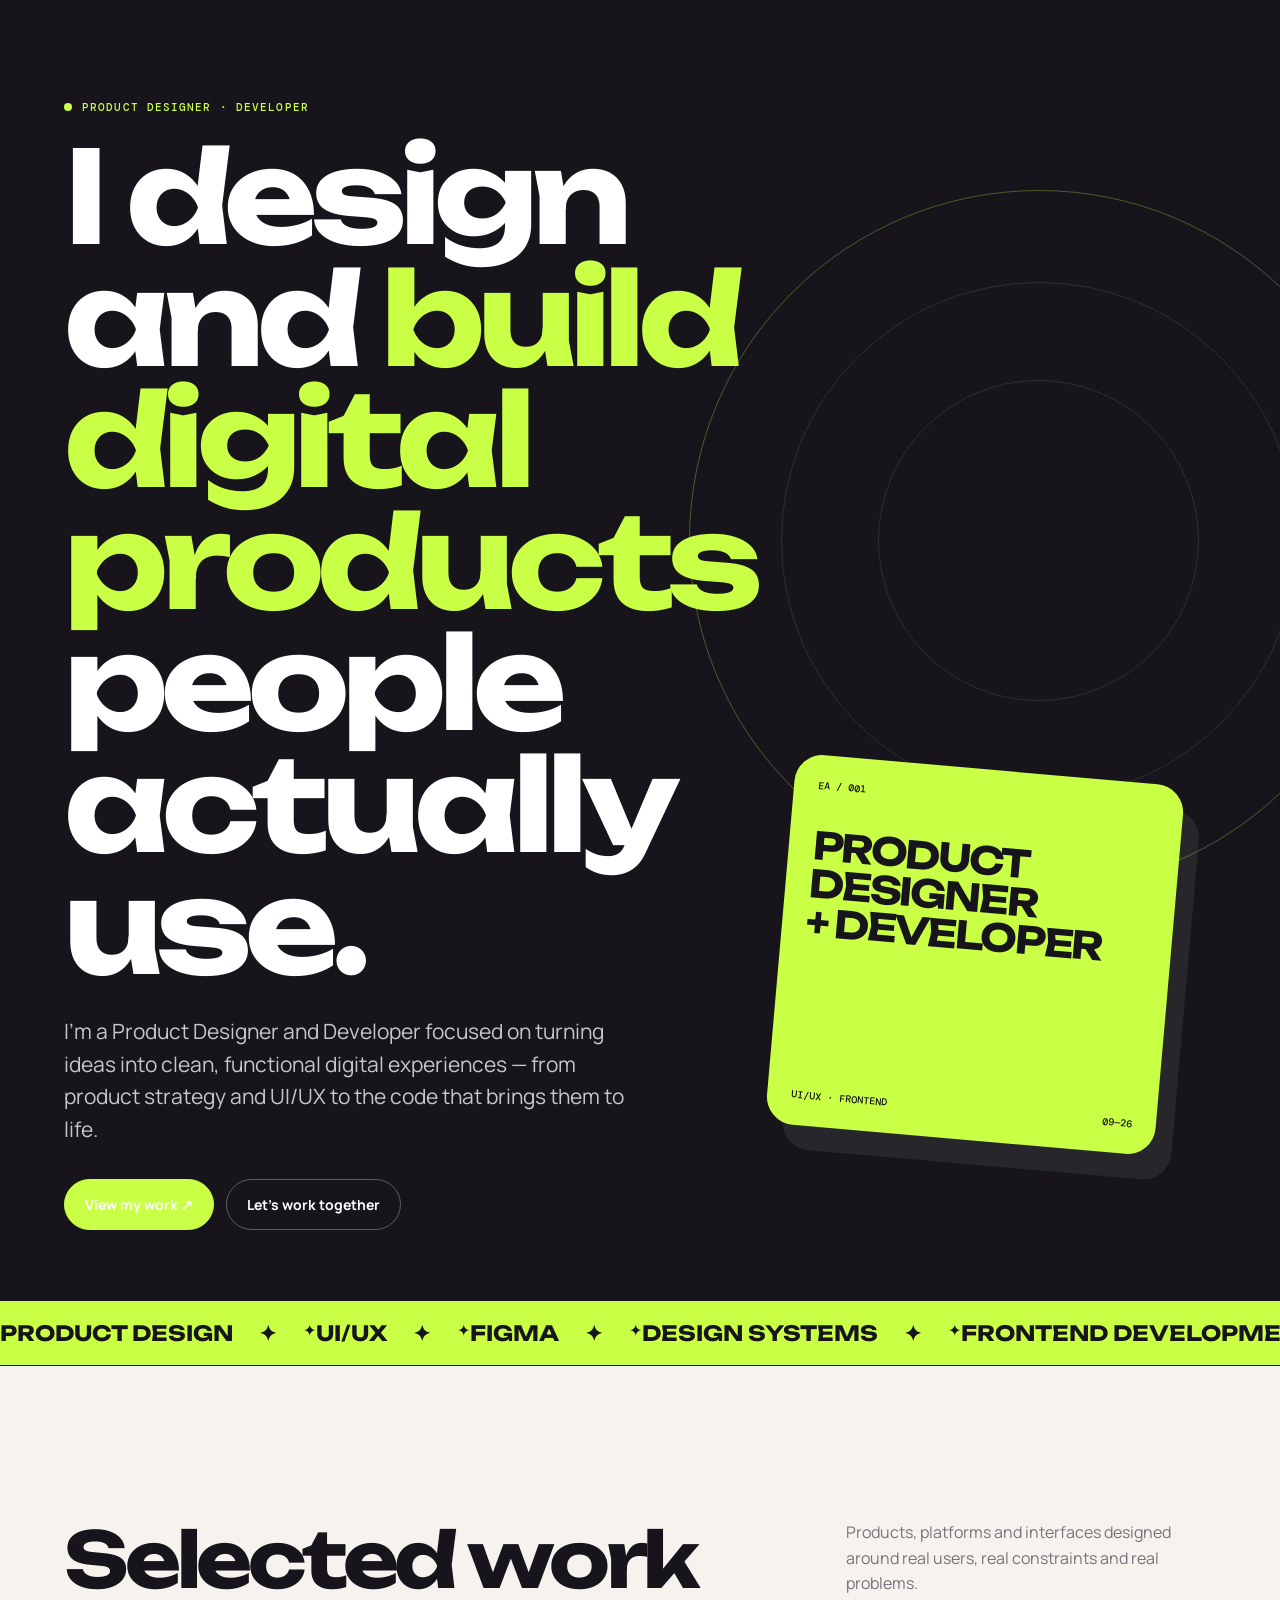
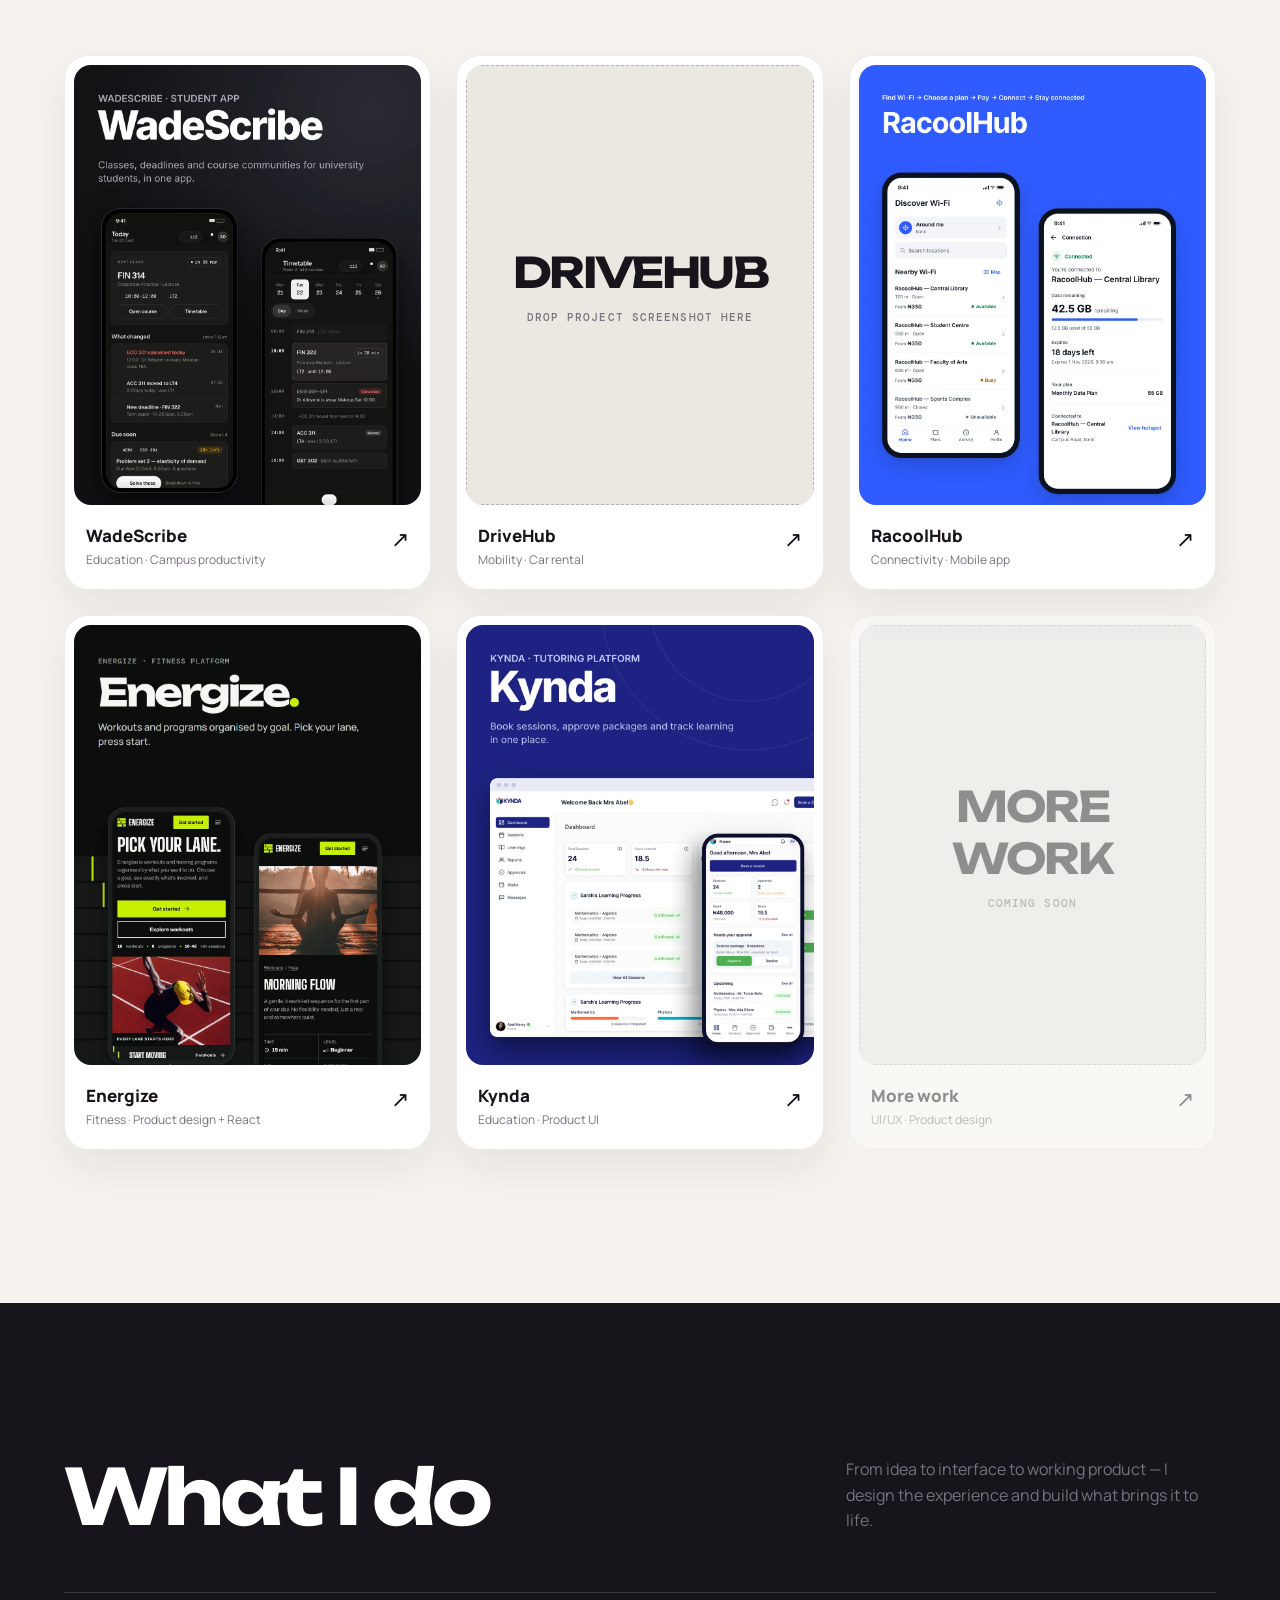
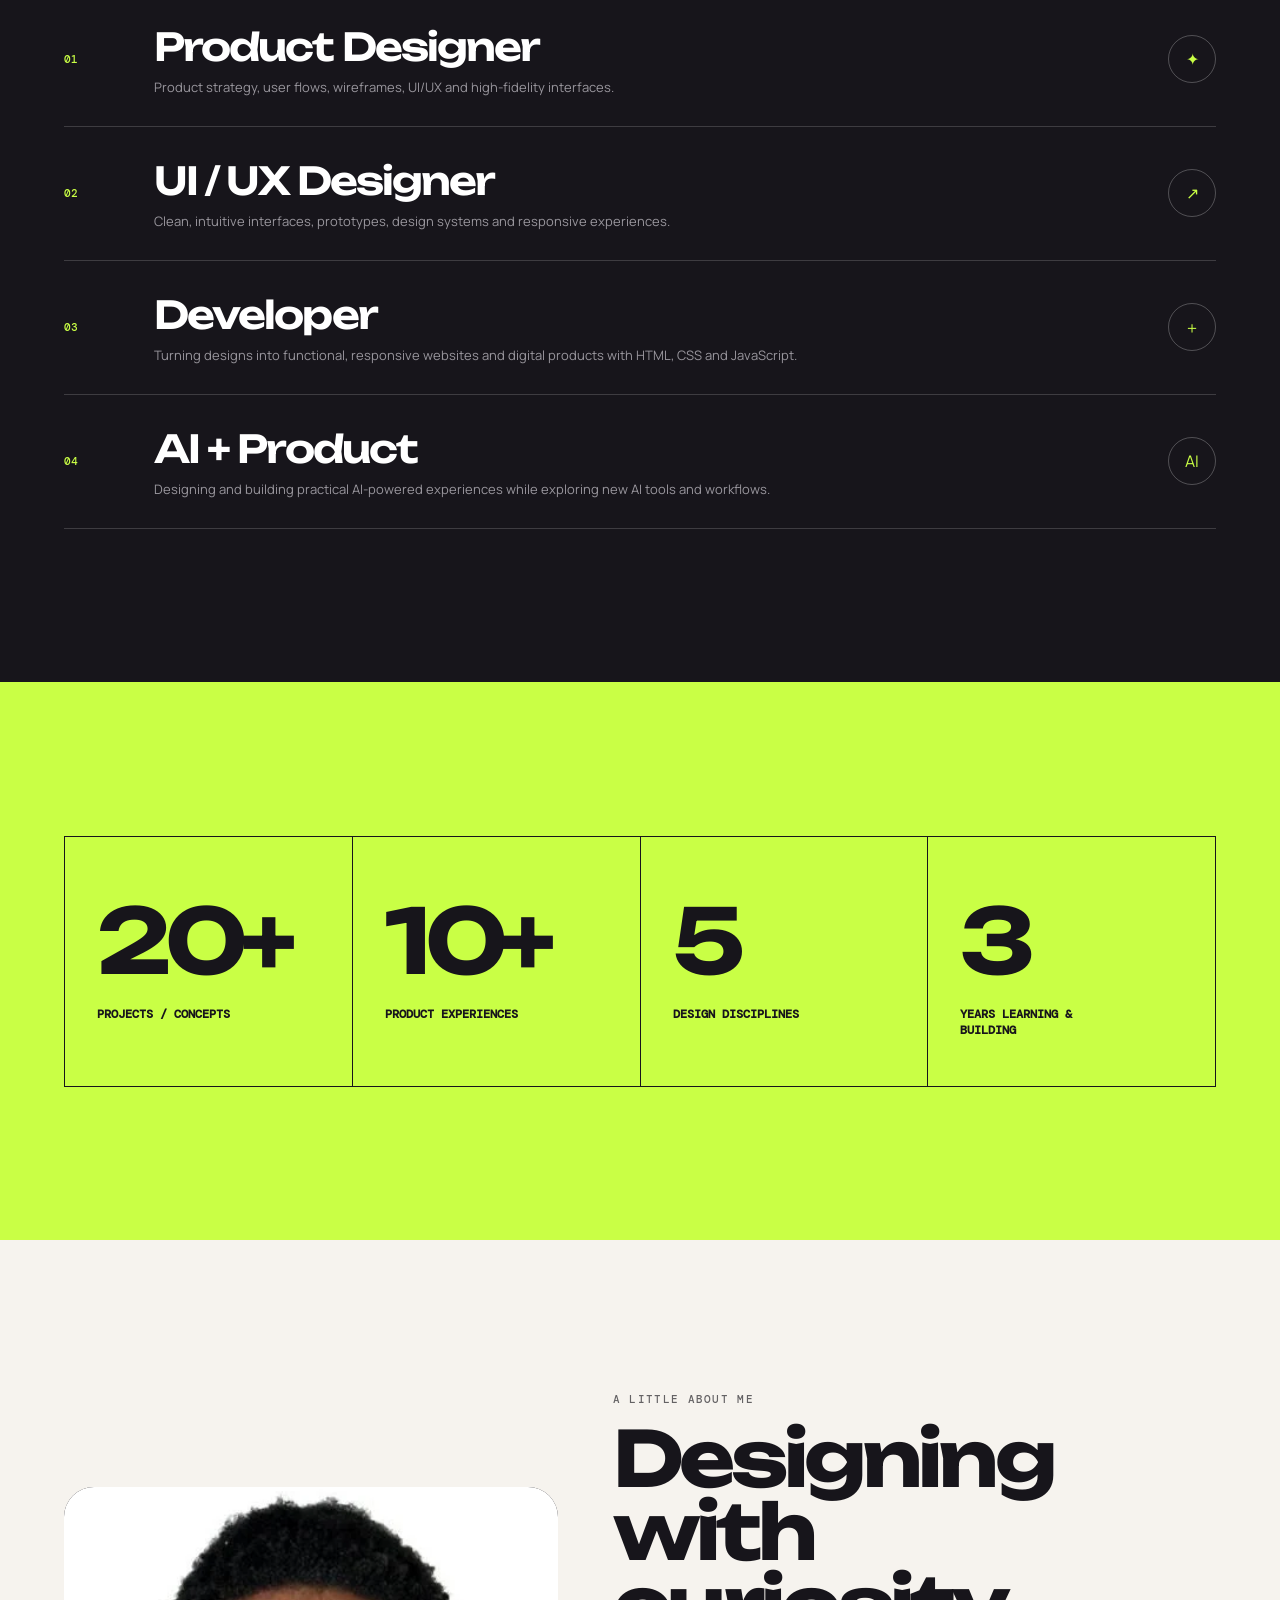
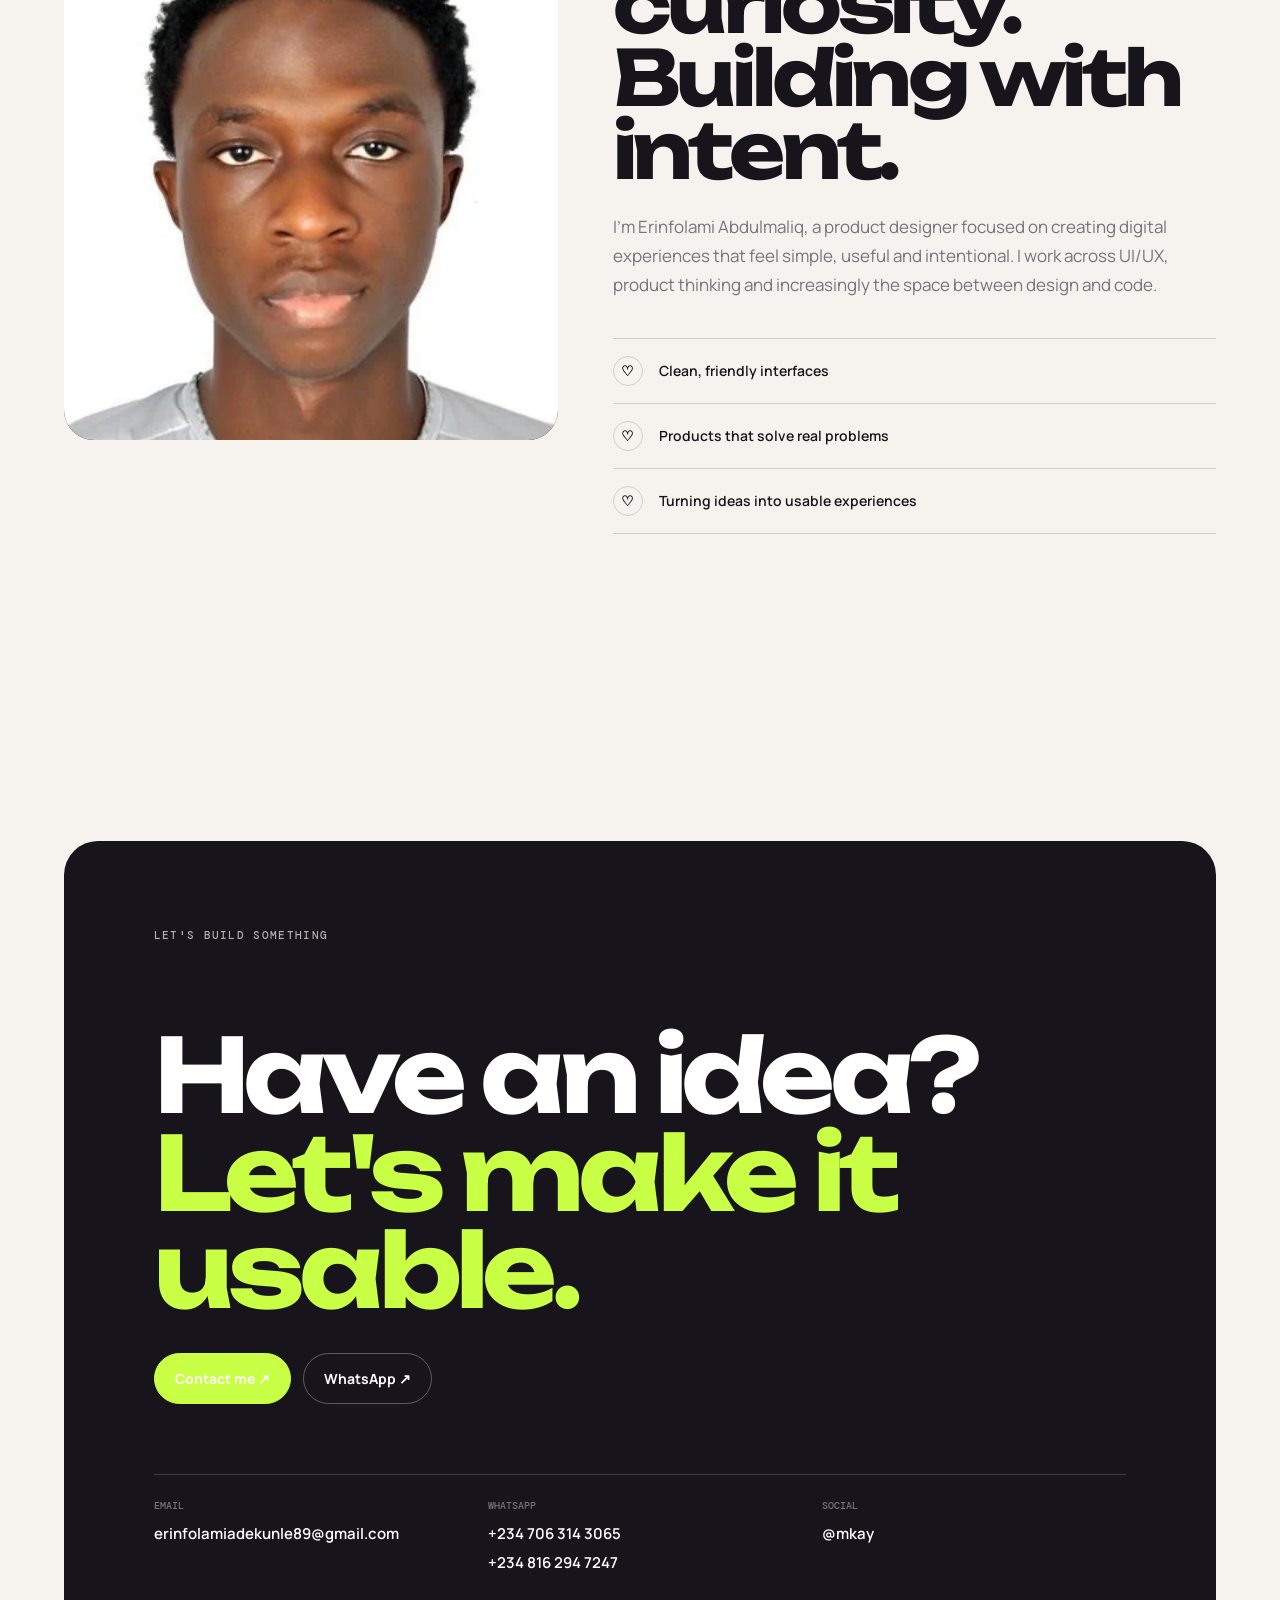
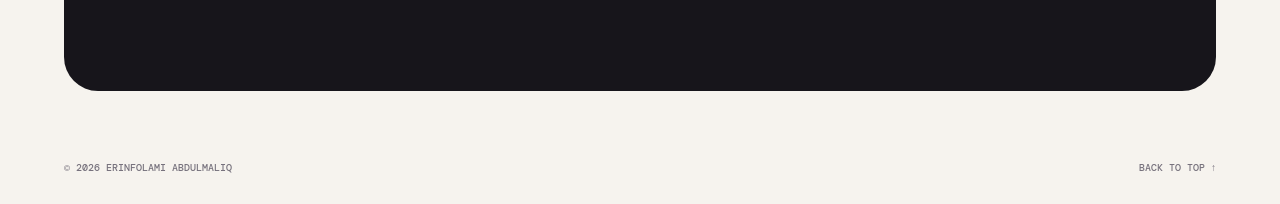
<file: index.html>
<!doctype html>
<html lang="en">
  <head>
    <meta charset="utf-8" />
<meta name="viewport" content="width=device-width,initial-scale=1" />
    <meta name="description" content="Erinfolami Abdulmaliq — Product Designer" />
    <title>Erinfolami Abdulmaliq — Product Designer</title>
    <style>
      @import url("https://fonts.googleapis.com/css2?family=DM+Mono:wght@400;500&family=Manrope:wght@400;500;600;700;800&family=Unbounded:wght@500;600;700;800&display=swap");
      :root {
        --ink: #17151b;
        --paper: #f6f3ee;
        --lime: #c9ff45;
        --muted: #77727d;
        --line: rgba(23, 21, 27, 0.16);
        --g: clamp(22px, 5vw, 82px);
        --ease: cubic-bezier(0.2, 0.8, 0.2, 1);
      }
      * {
        box-sizing: border-box;
      }
      html {
        scroll-behavior: smooth;
      }
      body {
        margin: 0;
        background: var(--paper);
        color: var(--ink);
        font-family: Manrope, Arial, sans-serif;
        overflow-x: hidden;
      }
      a {
        color: inherit;
        text-decoration: none;
      }
      ::selection {
        background: var(--lime);
      }
      .nav {
        position: fixed;
        z-index: 50;
        top: 18px;
        left: 50%;
        transform: translate(-50%, -150%);
        width: min(calc(100% - 28px), 760px);
        padding: 9px;
        display: flex;
        align-items: center;
        justify-content: space-between;
        gap: 8px;
        background: rgba(23, 21, 27, 0.88);
        color: #fff;
        border: 1px solid rgba(255, 255, 255, 0.14);
        border-radius: 999px;
        backdrop-filter: blur(18px);
        transition: transform 0.8s var(--ease);
      }
      .nav.visible {
        transform: translate(-50%, 0);
      }
      .logo {
        font-family: Unbounded;
        font-weight: 800;
        font-size: 14px;
        padding: 10px 13px;
        display: flex;
        gap: 7px;
        align-items: center;
      }
      .logo-dot,
      .hero-kicker span {
        width: 8px;
        height: 8px;
        border-radius: 50%;
        background: var(--lime);
      }
      .nav-links {
        display: flex;
        gap: 3px;
      }
      .nav-links a {
        font-size: 13px;
        padding: 10px 13px;
        border-radius: 999px;
        color: #ddd;
      }
      .nav-links a:hover {
        background: #ffffff1a;
      }
      .nav-cta {
        background: #fff;
        color: var(--ink) !important;
        padding: 10px 13px;
        border-radius: 999px;
        font-size: 13px;
        font-weight: 700;
      }
      .nav-cta .dot {
        display: inline-block;
        width: 7px;
        height: 7px;
        border-radius: 50%;
        background: #62c66b;
        margin-right: 6px;
      }
      .nav-contact {
        position: relative;
      }
      .nav-cta {
        border: 0;
        font-family: inherit;
        cursor: pointer;
        display: flex;
        align-items: center;
        gap: 5px;
      }
      .nav-cta .chevron {
        font-size: 15px;
        line-height: 1;
        margin-left: 2px;
        transition: transform 0.25s ease;
      }
      .nav-contact.open .nav-cta .chevron {
        transform: rotate(180deg);
      }
      .contact-menu {
        position: absolute;
        right: 0;
        top: calc(100% + 10px);
        width: 220px;
        padding: 7px;
        background: rgba(23, 21, 27, 0.96);
        border: 1px solid rgba(255, 255, 255, 0.14);
        border-radius: 18px;
        box-shadow: 0 18px 50px #0004;
        backdrop-filter: blur(18px);
        opacity: 0;
        visibility: hidden;
        transform: translateY(-6px) scale(0.98);
        transform-origin: top right;
        transition:
          opacity 0.2s ease,
          transform 0.2s ease,
          visibility 0.2s ease;
      }
      .nav-contact.open .contact-menu {
        opacity: 1;
        visibility: visible;
        transform: translateY(0) scale(1);
      }
      .contact-menu a {
        display: flex;
        align-items: center;
        gap: 11px;
        padding: 11px;
        border-radius: 12px;
        color: #fff;
      }
      .contact-menu a:hover {
        background: #ffffff12;
      }
      .contact-icon {
        width: 30px;
        height: 30px;
        border-radius: 9px;
        background: #ffffff12;
        display: grid;
        place-items: center;
        font-size: 14px;
      }
      .contact-menu strong {
        display: block;
        font-size: 12px;
      }
      .contact-menu small {
        display: block;
        margin-top: 2px;
        color: #aaa;
        font-size: 10px;
      }
      main {
        overflow-x: clip;
      }
      section {
        position: relative;
        padding: clamp(92px, 12vw, 170px) var(--g);
      }
      .container {
        width: 100%;
        max-width: 1440px;
        margin: auto;
      }
      .eyebrow {
        font: 500 11px/1 DM Mono;
        text-transform: uppercase;
        letter-spacing: 0.12em;
        opacity: 0.65;
      }
      .display {
        font-family: Unbounded;
        letter-spacing: -0.055em;
        line-height: 0.95;
      }
      .reveal {
        opacity: 0;
        transform: translateY(50px);
        transition:
          opacity 0.9s var(--ease),
          transform 0.9s var(--ease);
      }
      .reveal.left {
        transform: translateX(-70px) rotate(-2deg);
      }
      .reveal.right {
        transform: translateX(70px) rotate(2deg);
      }
      .reveal.scale {
        transform: scale(0.84) rotate(-3deg);
      }
      .reveal.in {
        opacity: 1;
        transform: none;
      }
      .hero {
        min-height: 100svh;
        background: var(--ink);
        color: #fff;
        display: flex;
        align-items: center;
        padding-top: 100px;
        padding-bottom: 70px;
        overflow: hidden;
      }
      .hero-grid {
        max-width: 1440px;
        margin: auto;
        width: 100%;
        display: grid;
        grid-template-columns: 1.25fr 0.75fr;
        gap: 48px;
        align-items: center;
        position: relative;
      }
      .hero-kicker {
        display: flex;
        align-items: center;
        gap: 10px;
        color: var(--lime);
        font: 500 11px DM Mono;
        text-transform: uppercase;
        letter-spacing: 0.1em;
        margin-bottom: 22px;
      }
      .hero h1 {
        font-size: clamp(48px, 10vw, 142px);
        max-width: 1000px;
        margin: 0 0 28px;
      }
      .hero h1 .accent {
        color: var(--lime);
      }
      .hero-sub {
        max-width: 570px;
        color: #c9c6ca;
        font-size: clamp(16px, 2vw, 21px);
        line-height: 1.55;
      }
      .hero-actions {
        display: flex;
        flex-wrap: wrap;
        gap: 12px;
        margin-top: 34px;
      }
      .btn {
        display: inline-flex;
        align-items: center;
        justify-content: center;
        gap: 14px;
        border: 1px solid #fff;
        padding: 15px 20px;
        border-radius: 999px;
        font-weight: 700;
        font-size: 14px;
        transition:
          transform 0.3s var(--ease),
          background 0.3s;
      }
      .btn:hover {
        transform: translateY(-4px);
      }
      .btn.primary {
        background: var(--lime);
        border-color: var(--lime);
      }
      .btn.secondary {
        color: #fff;
        border-color: #ffffff4d;
      }
      .hero-orb {
        position: absolute;
        width: min(65vw, 700px);
        aspect-ratio: 1;
        border: 1px solid #c9ff454d;
        border-radius: 50%;
        right: -15%;
        top: 8%;
      }
      .hero-orb:before,
      .hero-orb:after {
        content: "";
        position: absolute;
        border: 1px solid #ffffff1a;
        border-radius: 50%;
      }
      .hero-orb:before {
        inset: 13%;
      }
      .hero-orb:after {
        inset: 27%;
      }
      .hero-card {
        position: absolute;
        right: 4%;
        bottom: 8%;
        width: min(31vw, 390px);
        aspect-ratio: 1.05;
        background: var(--lime);
        color: var(--ink);
        padding: 24px;
        border-radius: 28px;
        transform: rotate(5deg);
        box-shadow: 18px 24px #ffffff12;
      }
      .hero-card .mini {
        font: 500 10px DM Mono;
        text-transform: uppercase;
      }
      .hero-card strong {
        display: block;
        font-family: Unbounded;
        font-size: clamp(20px, 3vw, 38px);
        line-height: 1;
        margin-top: 35px;
        letter-spacing: -0.06em;
      }
      .hero-card .bottom {
        position: absolute;
        bottom: 24px;
        left: 24px;
        right: 24px;
        display: flex;
        justify-content: space-between;
        font: 500 10px DM Mono;
      }
      .marquee {
        background: var(--lime);
        color: var(--ink);
        padding: 18px 0;
        overflow: hidden;
        border-block: 1px solid var(--ink);
      }
      .marquee-track {
        display: flex;
        width: max-content;
        animation: marquee 28s linear infinite;
      }
      .marquee-item {
        font: 700 clamp(15px, 1.7vw, 21px) Unbounded;
        white-space: nowrap;
        display: flex;
        align-items: center;
      }
      .marquee-item:after {
        content: "✦";
        margin: 0 26px;
        font-family: Manrope;
      }
      @keyframes marquee {
        to {
          transform: translateX(-50%);
        }
      }
      .work {
        background: var(--paper);
      }
      .section-head,
      .services-head {
        display: flex;
        align-items: flex-end;
        justify-content: space-between;
        gap: 30px;
        margin-bottom: 58px;
      }
      .section-head h2,
      .services h2 {
        font-size: clamp(38px, 6vw, 82px);
        margin: 0;
      }
      .section-head p,
      .services-intro {
        max-width: 370px;
        color: var(--muted);
        line-height: 1.6;
        margin: 0;
      }
      .projects {
        display: grid;
        grid-template-columns: repeat(3, 1fr);
        gap: 25px;
      }
      .project {
        display: block;
        background: #fff;
        border: 1px solid #17151b14;
        border-radius: 24px;
        padding: 9px;
        box-shadow: 0 18px 45px #17151b12;
        transition:
          transform 0.5s var(--ease),
          box-shadow 0.5s;
      }
      .project:hover {
        transform: translateY(-9px) rotate(-0.4deg);
        box-shadow: 0 28px 60px #17151b1f;
      }
      .project-visual {
        height: 440px;
        border-radius: 17px;
        overflow: hidden;
        background: #e8e4de;
      }
      .project-visual img {
        width: 100%;
        height: 100%;
        object-fit: cover;
        object-position: top;
        display: block;
      }
      .placeholder {
        width: 100%;
        height: 100%;
        display: flex;
        flex-direction: column;
        align-items: center;
        justify-content: center;
        border: 1px dashed #17151b40;
        background: #ebe8e2;
        color: var(--muted);
        text-align: center;
        padding: 20px;
      }
      .placeholder b {
        font: 700 clamp(22px, 4vw, 42px) Unbounded;
        letter-spacing: -0.06em;
        color: var(--ink);
      }
      .placeholder span {
        font: 500 11px DM Mono;
        text-transform: uppercase;
        margin-top: 12px;
        letter-spacing: 0.1em;
      }
      .project-info {
        display: flex;
        justify-content: space-between;
        gap: 20px;
        padding: 19px 12px 12px;
      }
      .project-name {
        font-size: 17px;
        font-weight: 800;
      }
      .project-cat {
        font-size: 12px;
        color: var(--muted);
        margin-top: 4px;
      }
      .project-arrow {
        font-size: 22px;
      }
      .services {
        background: var(--ink);
        color: #fff;
      }
      .service-list {
        border-top: 1px solid #ffffff2b;
      }
      .service {
        display: grid;
        grid-template-columns: 70px 1fr auto;
        gap: 20px;
        align-items: center;
        padding: 30px 0;
        border-bottom: 1px solid #ffffff2b;
        transition: padding 0.45s var(--ease);
      }
      .service:hover {
        padding-inline: 14px;
        background: #ffffff06;
      }
      .service-no {
        font: 500 11px DM Mono;
        color: var(--lime);
      }
      .service h3 {
        font: 600 clamp(22px, 3vw, 40px) Unbounded;
        letter-spacing: -0.05em;
        margin: 0;
        transition: transform 0.4s var(--ease);
      }
      .service:hover h3 {
        transform: translateX(12px);
      }
      .service p {
        font-size: 13px;
        color: #99969d;
        margin: 8px 0 0;
      }
      .service-icon {
        width: 48px;
        height: 48px;
        border: 1px solid #ffffff40;
        border-radius: 50%;
        display: grid;
        place-items: center;
        color: var(--lime);
        transition: transform 0.4s var(--ease);
      }
      .service:hover .service-icon {
        transform: rotate(-12deg) scale(1.12);
      }
      .stats {
        background: var(--lime);
      }
      .stats-grid {
        display: grid;
        grid-template-columns: repeat(4, 1fr);
        gap: 1px;
        background: var(--ink);
        border: 1px solid var(--ink);
      }
      .stat {
        background: var(--lime);
        padding: 48px 32px;
        min-height: 230px;
      }
      .stat-number {
        font: 700 clamp(42px, 7vw, 92px) Unbounded;
        letter-spacing: -0.08em;
      }
      .stat-label {
        font: 600 12px DM Mono;
        text-transform: uppercase;
        max-width: 150px;
        margin-top: 10px;
      }
      .about {
        background: var(--paper);
      }
      .about-grid {
        display: grid;
        grid-template-columns: 0.9fr 1.1fr;
        gap: 55px;
        align-items: center;
      }
      .about-visual {
        aspect-ratio: 1/1.12;
        border-radius: 30px;
        background: var(--ink);
        position: relative;
        overflow: hidden;
      }
      .about-placeholder {
        position: absolute;
        inset: 20px;
        border: 1px dashed #ffffff40;
        border-radius: 22px;
        color: #fff;
        display: flex;
        align-items: center;
        justify-content: center;
        flex-direction: column;
      }
      .about-placeholder b {
        font: 700 35px Unbounded;
        color: var(--lime);
      }
      .about-placeholder span {
        font: 500 11px DM Mono;
        color: #aaa;
        margin-top: 12px;
      }
      .about-copy h2 {
        font-size: clamp(40px, 6vw, 78px);
        margin: 18px 0 25px;
      }
      .about-copy > p {
        color: var(--muted);
        font-size: 17px;
        line-height: 1.7;
        max-width: 600px;
      }
      .loves {
        margin-top: 38px;
        border-top: 1px solid var(--line);
      }
      .love {
        display: flex;
        gap: 16px;
        align-items: center;
        padding: 17px 0;
        border-bottom: 1px solid var(--line);
        font-size: 14px;
        font-weight: 600;
      }
      .heart {
        width: 30px;
        height: 30px;
        border: 1px solid var(--line);
        border-radius: 50%;
        display: grid;
        place-items: center;
      }
      .contact {
        background: var(--paper);
        padding-bottom: 40px;
      }
      .contact-inner {
        background: var(--ink);
        color: #fff;
        border-radius: 34px;
        padding: clamp(42px, 7vw, 90px);
        overflow: hidden;
        position: relative;
      }
      .contact h2 {
        font-size: clamp(42px, 8vw, 110px);
        max-width: 1000px;
        margin-bottom: 35px;
      }
      .contact h2 span {
        color: var(--lime);
      }
      .contact-details {
        display: grid;
        grid-template-columns: repeat(3, 1fr);
        gap: 30px;
        margin-top: 70px;
        border-top: 1px solid #ffffff29;
      }
      .detail {
        padding: 24px 0;
      }
      .detail label {
        display: block;
        font: 500 10px DM Mono;
        text-transform: uppercase;
        color: #77737a;
        margin-bottom: 8px;
      }
      .detail a {
        font-size: 15px;
        font-weight: 600;
        line-height: 1.9;
      }
      .footer {
        display: flex;
        justify-content: space-between;
        max-width: 1440px;
        margin: auto;
        padding: 30px var(--g);
        font: 500 10px DM Mono;
        text-transform: uppercase;
        color: var(--muted);
      }
      .whatsapp {
        position: fixed;
        right: 22px;
        bottom: 22px;
        width: 55px;
        height: 55px;
        border-radius: 50%;
        background: #25d366;
        color: #fff;
        display: grid;
        place-items: center;
        z-index: 45;
        box-shadow: 0 12px 30px #0003;
        transform: scale(0);
        transition: transform 0.7s var(--ease);
      }
      .whatsapp.show {
        transform: scale(1);
      }
      .whatsapp svg {
        width: 25px;
        height: 25px;
        fill: currentColor;
      }
      @media (max-width: 900px) {
        .hero-grid {
          grid-template-columns: 1fr;
        }
        .hero-card {
          position: relative;
          right: auto;
          bottom: auto;
          width: min(74vw, 320px);
          margin: 20px auto 0;
        }
        .projects {
          grid-template-columns: 1fr 1fr;
        }
        .stats-grid {
          grid-template-columns: 1fr 1fr;
        }
        .about-grid {
          grid-template-columns: 1fr;
        }
        .contact-details {
          grid-template-columns: 1fr;
        }
        .detail {
          border-bottom: 1px solid #ffffff29;
        }
        .section-head,
        .services-head {
          display: block;
        }
        .section-head p,
        .services-intro {
          margin-top: 20px;
        }
      }
      @media (max-width: 650px) {
        .nav {
          left: auto;
          right: 14px;
          transform: translateY(-150%);
          width: auto;
        }
        .nav.visible {
          transform: translateY(0);
        }
        .nav-links {
          display: none;
        }
        .hero h1 {
          font-size: clamp(48px, 14vw, 75px);
        }
        .hero-card {
          width: min(78vw, 320px);
        }
        .projects {
          grid-template-columns: 1fr;
        }
        .project-visual {
          height: min(70vw, 400px);
        }
        .stats-grid {
          grid-template-columns: 1fr 1fr;
        }
        .stat {
          padding: 30px 20px;
          min-height: 155px;
        }
        .service {
          grid-template-columns: 40px 1fr 42px;
        }
        .service p {
          max-width: 270px;
        }
        .contact-inner {
          border-radius: 24px;
        }
        .contact-details {
          gap: 0;
        }
      }
      @media (prefers-reduced-motion: reduce) {
        *,
        *:before,
        *:after {
          scroll-behavior: auto !important;
          animation: none !important;
          transition: none !important;
        }
        .reveal {
          opacity: 1 !important;
          transform: none !important;
        }
        .nav {
          transform: translate(-50%, 0);
        }
        .whatsapp {
          transform: scale(1);
        }
      }

      /* Contact nav alignment fix */
      .nav-contact,
      .contact-trigger {
        display: inline-flex !important;
        align-items: center !important;
        justify-content: center !important;
        gap: 8px !important;
        line-height: 1 !important;
      }
      .nav-contact .arrow,
      .contact-trigger .arrow,
      .nav-contact svg,
      .contact-trigger svg {
        display: block !important;
        flex: 0 0 auto !important;
        margin: 0 !important;
        transform: none !important;
      }
      .project.disabled {
        opacity: 0.45;
        filter: grayscale(1);
        cursor: not-allowed;
        box-shadow: none;
      }
      .project.disabled:hover {
        transform: none;
        box-shadow: none;
      }
      .about-photo {
        display: block;
        width: 100%;
        height: 100%;
        object-fit: cover;
        object-position: center 30%;
      }
      .logo,
      .nav-cta,
      .nav-links .back {
        white-space: nowrap;
      }
      @media (max-width: 380px) {
        .logo {
          font-size: 12px;
        }
        .nav-cta,
        .nav-links .back {
          font-size: 12px;
        }
      }
    </style>
  </head>
  <body>
    <header class="nav" id="nav">
      <a class="logo" href="#top"><span class="logo-dot"></span>Erinfolami Abdulmaliq</a>
      <nav class="nav-links">
        <a href="#work">Work</a><a href="#about">About</a
        ><a href="#services">Services</a>
      </nav>
      <div class="nav-contact">
        <button
          class="nav-cta"
          id="contactToggle"
          type="button"
          aria-expanded="false"
          aria-controls="contactMenu"
        >
          <span class="dot"></span>Contact me <span class="chevron">⌄</span>
        </button>
        <div
          class="contact-menu"
          id="contactMenu"
          role="menu"
          aria-hidden="true"
        >
          <a href="mailto:erinfolamiadekunle89@gmail.com" role="menuitem"
            ><span class="contact-icon">✉</span
            ><span
              ><strong>Email me</strong><small>Send me an email</small></span
            ></a
          ><a href="https://wa.me/2347063143065?text=Hi%20Erinfolami%20Abdulmaliq%2C%20I%27d%20like%20to%20work%20with%20you." target="_blank" rel="noopener" role="menuitem"
            ><span class="contact-icon">◉</span
            ><span
              ><strong>WhatsApp me</strong
              ><small>Start a WhatsApp chat</small></span
            ></a
          >
        </div>
      </div>
    </header>
    <main id="top">
      <section class="hero">
        <div class="container hero-grid">
          <div>
            <div class="hero-kicker reveal">
              <span></span> Product Designer · Developer
            </div>
            <h1 class="display reveal">
              I design and
              <span class="accent">build digital products</span> people actually
              use.
            </h1>
            <p class="hero-sub reveal">
              I’m a Product Designer and Developer focused on turning ideas into
              clean, functional digital experiences — from product strategy and
              UI/UX to the code that brings them to life.
            </p>
            <div class="hero-actions reveal">
              <a class="btn primary" href="#work">View my work ↗</a
              ><a class="btn secondary" href="#contact">Let's work together</a>
            </div>
          </div>
          <div aria-hidden="true">
            <div class="hero-orb"></div>
            <div class="hero-card">
              <div class="mini">EA / 001</div>
              <strong>PRODUCT<br />DESIGNER<br />+ DEVELOPER</strong>
              <div class="bottom">
                <span>UI/UX · FRONTEND</span><span>09—26</span>
              </div>
            </div>
          </div>
        </div>
      </section>
      <div class="marquee">
        <div class="marquee-track">
          <div class="marquee-item">PRODUCT DESIGN</div>
          <span class="marquee-star">✦</span>
          <div class="marquee-item">UI/UX</div>
          <span class="marquee-star">✦</span>
          <div class="marquee-item">FIGMA</div>
          <span class="marquee-star">✦</span>
          <div class="marquee-item">DESIGN SYSTEMS</div>
          <span class="marquee-star">✦</span>
          <div class="marquee-item">FRONTEND DEVELOPMENT</div>
          <span class="marquee-star">✦</span>
          <div class="marquee-item">HTML</div>
          <span class="marquee-star">✦</span>
          <div class="marquee-item">CSS</div>
          <span class="marquee-star">✦</span>
          <div class="marquee-item">JAVASCRIPT</div>
          <span class="marquee-star">✦</span>
          <div class="marquee-item">REACT</div>
          <span class="marquee-star">✦</span>
          <div class="marquee-item">AI</div>
          <span class="marquee-star">✦</span>
          <div class="marquee-item">PROTOTYPING</div>
          <span class="marquee-star">✦</span>
        </div>
      </div>
      <section class="work" id="work">
        <div class="container">
          <div class="section-head reveal">
            <h2 class="display">Selected work</h2>
            <p>
              Products, platforms and interfaces designed around real users,
              real constraints and real problems.
            </p>
          </div>
          <div class="projects">
            <a class='project reveal scale' href='/wadescribe'><div class="project-visual">
                <img
                  src="images/wadescribe-cover.webp"
                  alt="WadeScribe app screens: Today home and the class timetable"
                  width="1080"
                  height="1350"
                  loading="lazy"
                />
              </div>
              <div class="project-info">
                <div>
                  <div class="project-name">WadeScribe</div>
                  <div class="project-cat">Education · Campus productivity</div>
                </div>
                <span class="project-arrow">↗</span>
              </div></a
            ><a class="project reveal scale" href="#"
              ><div class="project-visual">
                <div class="placeholder">
                  <b>DRIVEHUB</b><span>Drop project screenshot here</span>
                </div>
              </div>
              <div class="project-info">
                <div>
                  <div class="project-name">DriveHub</div>
                  <div class="project-cat">Mobility · Car rental</div>
                </div>
                <span class="project-arrow">↗</span>
              </div></a
            ><a class='project reveal scale' href='/racoolhub'><div class="project-visual">
                <img
                  src="images/racoolhub-cover.webp"
                  alt="RacoolHub app screens: Discover Wi-Fi and an active connection"
                  width="1080"
                  height="1350"
                  loading="lazy"
                />
              </div>
              <div class="project-info">
                <div>
                  <div class="project-name">RacoolHub</div>
                  <div class="project-cat">Connectivity · Mobile app</div>
                </div>
                <span class="project-arrow">↗</span>
              </div></a
            ><a class='project reveal scale' href='/energize'><div class="project-visual">
                <img
                  src="images/energize-cover.webp"
                  alt="Energize app screens: Pick your lane home and the Morning Flow workout"
                  width="1080"
                  height="1350"
                  loading="lazy"
                />
              </div>
              <div class="project-info">
                <div>
                  <div class="project-name">Energize</div>
                  <div class="project-cat">Fitness · Product design + React</div>
                </div>
                <span class="project-arrow">↗</span>
              </div></a
            ><a class='project reveal scale' href='/kynda'><div class="project-visual">
                <img
                  src="images/kynda-cover.webp"
                  alt="Kynda parent home screen with sessions, approvals and upcoming lessons"
                  width="1080"
                  height="1350"
                  loading="lazy"
                />
              </div>
              <div class="project-info">
                <div>
                  <div class="project-name">Kynda</div>
                  <div class="project-cat">Education · Product UI</div>
                </div>
                <span class="project-arrow">↗</span>
              </div></a
            ><div class="project reveal scale disabled" aria-disabled="true"
              ><div class="project-visual">
                <div class="placeholder">
                  <b>MORE WORK</b><span>Coming soon</span>
                </div>
              </div>
              <div class="project-info">
                <div>
                  <div class="project-name">More work</div>
                  <div class="project-cat">UI/UX · Product design</div>
                </div>
                <span class="project-arrow">↗</span>
              </div></div
            >
          </div>
        </div>
      </section>
      <section class="services" id="services">
        <div class="container">
          <div class="services-head reveal">
            <h2 class="display">What I do</h2>
            <p class="services-intro">
              From idea to interface to working product — I design the
              experience and build what brings it to life.
            </p>
          </div>
          <div class="service-list">
            <div class="service reveal left">
              <span class="service-no">01</span>
              <div>
                <h3>Product Designer</h3>
                <p>
                  Product strategy, user flows, wireframes, UI/UX and
                  high-fidelity interfaces.
                </p>
              </div>
              <span class="service-icon">✦</span>
            </div>
            <div class="service reveal right">
              <span class="service-no">02</span>
              <div>
                <h3>UI / UX Designer</h3>
                <p>
                  Clean, intuitive interfaces, prototypes, design systems and
                  responsive experiences.
                </p>
              </div>
              <span class="service-icon">↗</span>
            </div>
            <div class="service reveal left">
              <span class="service-no">03</span>
              <div>
                <h3>Developer</h3>
                <p>
                  Turning designs into functional, responsive websites and
                  digital products with HTML, CSS and JavaScript.
                </p>
              </div>
              <span class="service-icon">＋</span>
            </div>
            <div class="service reveal right">
              <span class="service-no">04</span>
              <div>
                <h3>AI + Product</h3>
                <p>
                  Designing and building practical AI-powered experiences while
                  exploring new AI tools and workflows.
                </p>
              </div>
              <span class="service-icon">AI</span>
            </div>
          </div>
        </div>
      </section>
      <section class="stats">
        <div class="container">
          <div class="stats-grid">
            <div class="stat reveal">
              <div class="stat-number" data-count="20">0</div>
              <div class="stat-label">Projects / concepts</div>
            </div>
            <div class="stat reveal">
              <div class="stat-number" data-count="10">0</div>
              <div class="stat-label">Product experiences</div>
            </div>
            <div class="stat reveal">
              <div class="stat-number" data-count="5">0</div>
              <div class="stat-label">Design disciplines</div>
            </div>
            <div class="stat reveal">
              <div class="stat-number" data-count="3">0</div>
              <div class="stat-label">Years learning & building</div>
            </div>
          </div>
        </div>
      </section>
      <section class="about" id="about">
        <div class="container about-grid">
          <div class="about-visual reveal left">
            <img
              class="about-photo"
              src="images/mkay-portrait.webp"
              alt="Portrait of Erinfolami Abdulmaliq"
              width="420"
              height="540"
              loading="lazy"
            />
          </div>
          <div class="about-copy reveal right">
            <div class="eyebrow">A little about me</div>
            <h2 class="display">
              Designing with curiosity. Building with intent.
            </h2>
            <p>
              I'm Erinfolami Abdulmaliq, a product designer focused on creating digital
              experiences that feel simple, useful and intentional. I work
              across UI/UX, product thinking and increasingly the space between
              design and code.
            </p>
            <div class="loves">
              <div class="love">
                <span class="heart">♡</span> Clean, friendly interfaces
              </div>
              <div class="love">
                <span class="heart">♡</span> Products that solve real problems
              </div>
              <div class="love">
                <span class="heart">♡</span> Turning ideas into usable
                experiences
              </div>
            </div>
          </div>
        </div>
      </section>
      <section class="contact" id="contact">
        <div class="container">
          <div class="contact-inner reveal">
            <div class="eyebrow">Let's build something</div>
            <h2 class="display">
              Have an idea?<br /><span>Let's make it usable.</span>
            </h2>
            <div class="hero-actions">
              <a
                class="btn primary"
                href="mailto:erinfolamiadekunle89@gmail.com?subject=Project%20enquiry"
                >Contact me ↗</a
              ><a
                class="btn secondary"
                href="https://wa.me/2347063143065?text=Hi%20Erinfolami%20Abdulmaliq%2C%20I%27d%20like%20to%20work%20with%20you."
                target="_blank"
                rel="noopener"
                >WhatsApp ↗</a
              >
            </div>
            <div class="contact-details">
              <div class="detail">
                <label>Email</label
                ><a href="mailto:erinfolamiadekunle89@gmail.com">erinfolamiadekunle89@gmail.com</a>
              </div>
              <div class="detail">
                <label>WhatsApp</label><a href="https://wa.me/2347063143065" target="_blank" rel="noopener">+234 706 314 3065</a><br /><a href="https://wa.me/2348162947247" target="_blank" rel="noopener">+234 816 294 7247</a>
              </div>
              <div class="detail">
                <label>Social</label><a href="#">@mkay</a>
              </div>
            </div>
          </div>
        </div>
      </section>
    </main>
    <footer class="footer">
      <span>© 2026 Erinfolami Abdulmaliq</span><a href="#top">Back to top ↑</a>
    </footer>
    <a
      class="whatsapp"
      id="whatsapp"
      href="https://wa.me/2347063143065?text=Hi%20Erinfolami%20Abdulmaliq%2C%20I%27d%20like%20a%20quote%20for%20a%20project."
      target="_blank"
      rel="noopener"
      aria-label="Chat with Erinfolami Abdulmaliq on WhatsApp"
      ><svg viewBox="0 0 24 24">
        <path
          d="M20.5 3.5A11.8 11.8 0 0 0 12.1 0C5.6 0 .3 5.3.3 11.8c0 2.1.6 4.1 1.6 5.9L.2 24l6.5-1.7a11.8 11.8 0 0 0 5.4 1.3h.1c6.5 0 11.8-5.3 11.8-11.8 0-3.2-1.3-6.1-3.5-8.3Zm-8.4 18.1h-.1c-1.7 0-3.4-.5-4.8-1.4l-.3-.2-3.8 1 1-3.7-.2-.3a9.8 9.8 0 0 1-1.5-5.2C2.4 6.4 6.8 2 12.1 2c2.6 0 5.1 1 7 2.9s2.9 4.3 2.9 6.9c0 5.4-4.4 9.8-9.9 9.8Zm5.4-7.3c-.3-.2-1.8-.9-2.1-1s-.5-.2-.7.2c-.2.3-.8 1-1 1.2-.2.2-.4.2-.7.1-1.9-.9-3.2-1.6-4.4-3.6-.3-.5.3-.5.9-1.6.1-.2.1-.4 0-.6-.1-.2-.7-1.7-.9-2.3-.2-.6-.5-.5-.7-.5h-.6c-.2 0-.6.1-.9.4-.3.3-1.1 1.1-1.1 2.6s1.1 3 1.3 3.2c.2.2 2.2 3.4 5.4 4.8 2 .9 2.8 1 3.8.8.6-.1 1.8-.7 2-1.4.2-.7.2-1.3.1-1.4-.1-.2-.3-.2-.6-.4Z"
        /></svg
    ></a>
    <script>
      const reduce = matchMedia("(prefers-reduced-motion:reduce)").matches,
        nav = document.getElementById("nav"),
        wa = document.getElementById("whatsapp");
      function chrome() {
        if (scrollY > innerHeight * 0.55) {
          nav.classList.add("visible");
          wa.classList.add("show");
        } else {
          nav.classList.remove("visible");
          wa.classList.remove("show");
        }
      }
      addEventListener("scroll", chrome, { passive: true });
      chrome();
      const els = document.querySelectorAll(".reveal");
      if (!reduce) {
        const io = new IntersectionObserver(
          (es) =>
            es.forEach((e) => {
              if (e.isIntersecting) {
                e.target.classList.add("in");
                io.unobserve(e.target);
              }
            }),
          { threshold: 0.18 },
        );
        els.forEach((e) => io.observe(e));
      } else els.forEach((e) => e.classList.add("in"));
      const counters = document.querySelectorAll("[data-count]");
      let counted = false;
      new IntersectionObserver(
        (es) => {
          if (es.some((e) => e.isIntersecting) && !counted) {
            counted = true;
            counters.forEach((el) => {
              const end = +el.dataset.count,
                start = performance.now();
              function tick(t) {
                let p = Math.min((t - start) / 1400, 1),
                  v = 1 - Math.pow(1 - p, 3);
                el.textContent = Math.round(end * v) + (end > 9 ? "+" : "");
                if (p < 1) requestAnimationFrame(tick);
              }
              requestAnimationFrame(tick);
            });
          }
        },
        { threshold: 0.5 },
      ).observe(counters[0]);
      if (!reduce)
        document.querySelectorAll(".btn").forEach((b) => {
          b.addEventListener("pointermove", (e) => {
            if (innerWidth < 900) return;
            let r = b.getBoundingClientRect();
            b.style.transform = `translate(${(e.clientX - r.left - r.width / 2) * 0.12}px,${(e.clientY - r.top - r.height / 2) * 0.12}px)`;
          });
          b.addEventListener("pointerleave", () => (b.style.transform = ""));
        });
    </script>
    <script>
      const contactToggle = document.getElementById("contactToggle");
      const contactWrap = document.querySelector(".nav-contact");
      const contactMenu = document.getElementById("contactMenu");
      if (contactToggle) {
        contactToggle.addEventListener("click", () => {
          const open = contactWrap.classList.toggle("open");
          contactToggle.setAttribute("aria-expanded", String(open));
          contactMenu.setAttribute("aria-hidden", String(!open));
        });
        document.addEventListener("click", (e) => {
          if (!contactWrap.contains(e.target)) {
            contactWrap.classList.remove("open");
            contactToggle.setAttribute("aria-expanded", "false");
            contactMenu.setAttribute("aria-hidden", "true");
          }
        });
        document.addEventListener("keydown", (e) => {
          if (e.key === "Escape") {
            contactWrap.classList.remove("open");
            contactToggle.setAttribute("aria-expanded", "false");
            contactMenu.setAttribute("aria-hidden", "true");
            contactToggle.focus();
          }
        });
      }
    </script>
  </body>
</html>
</file>
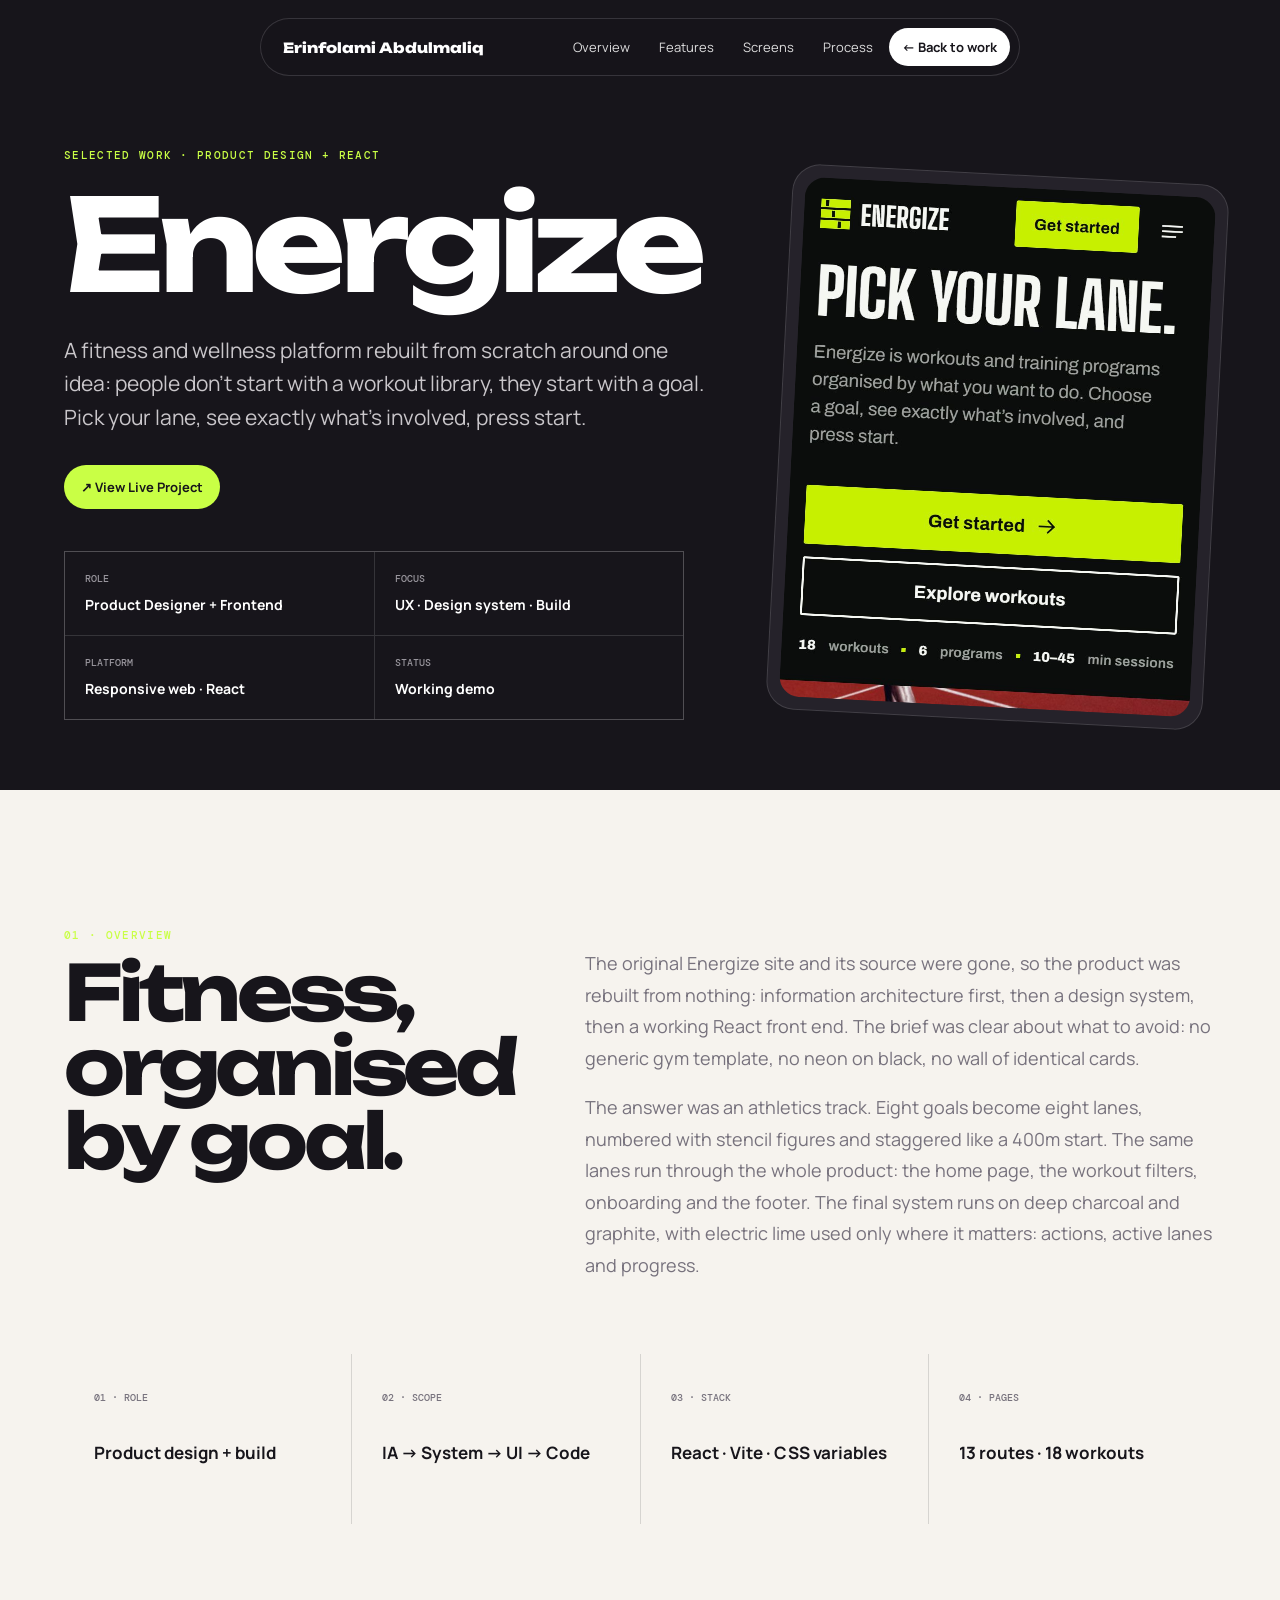
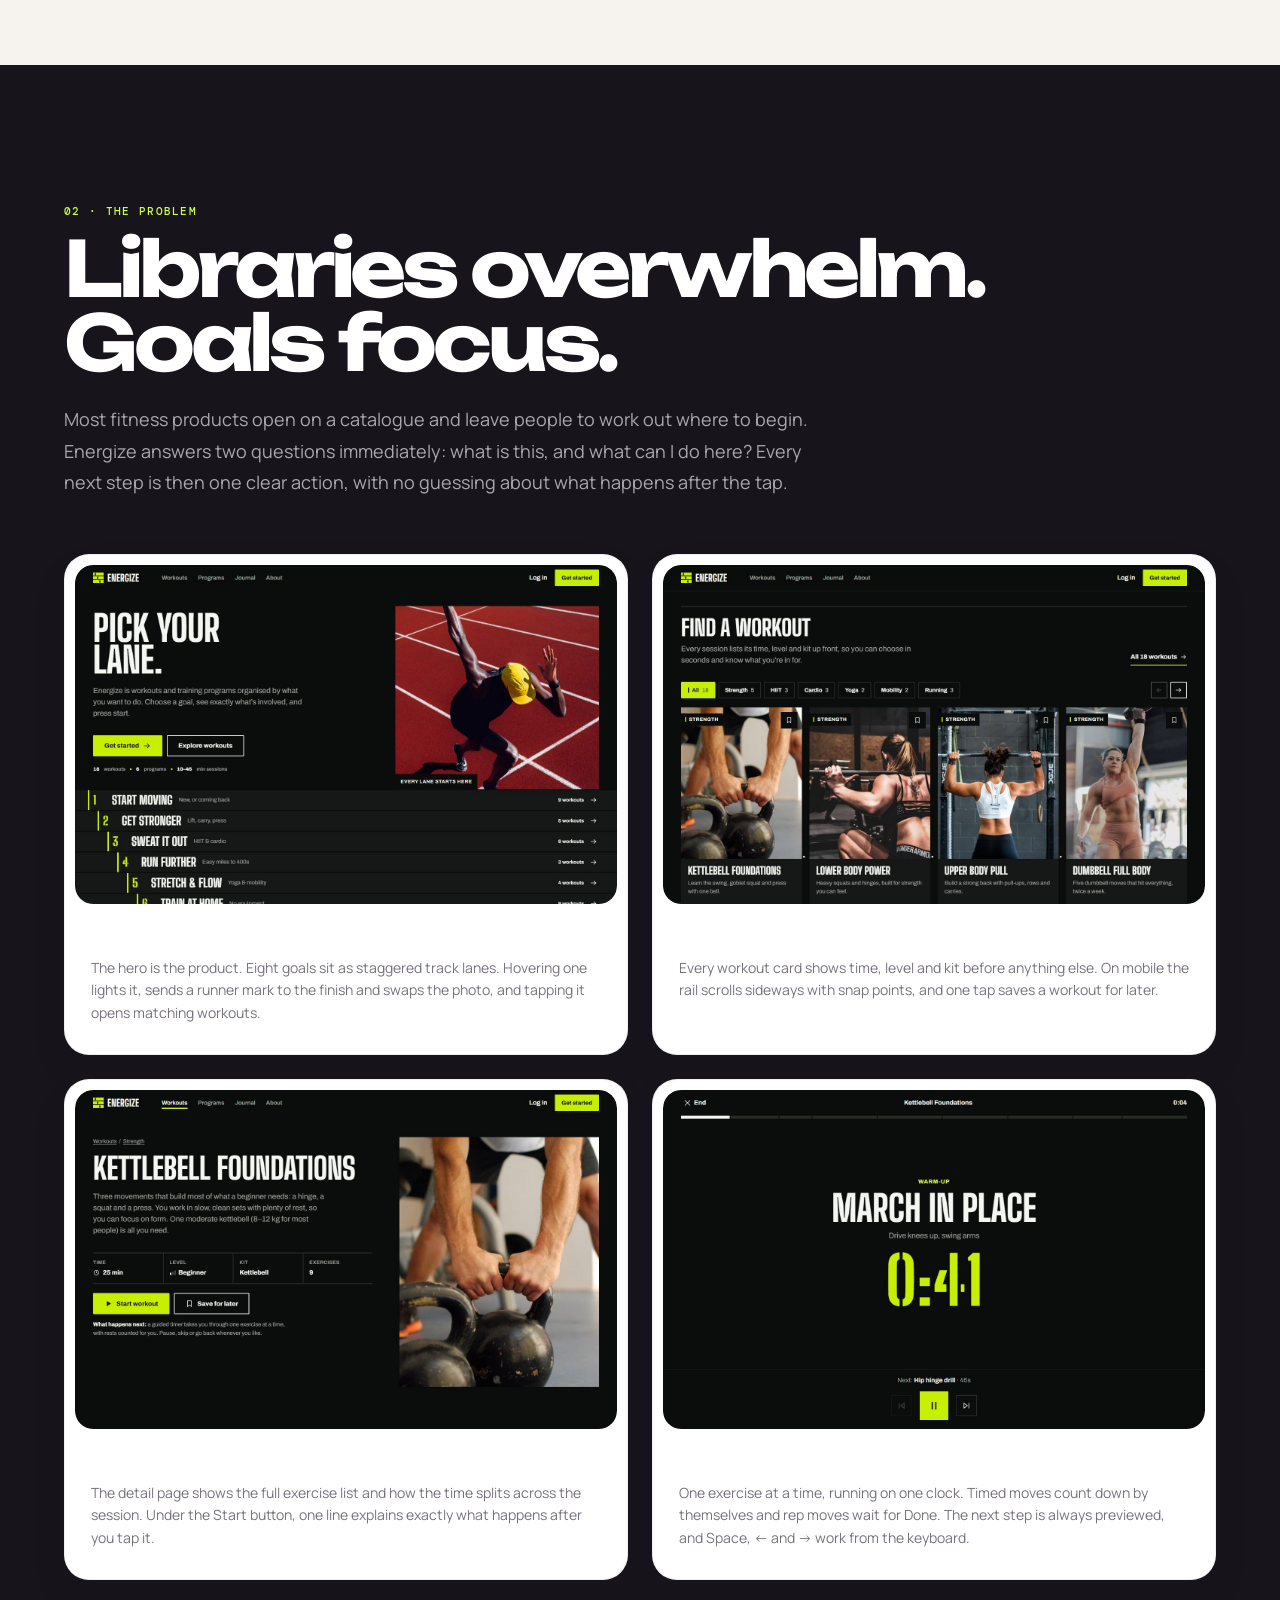
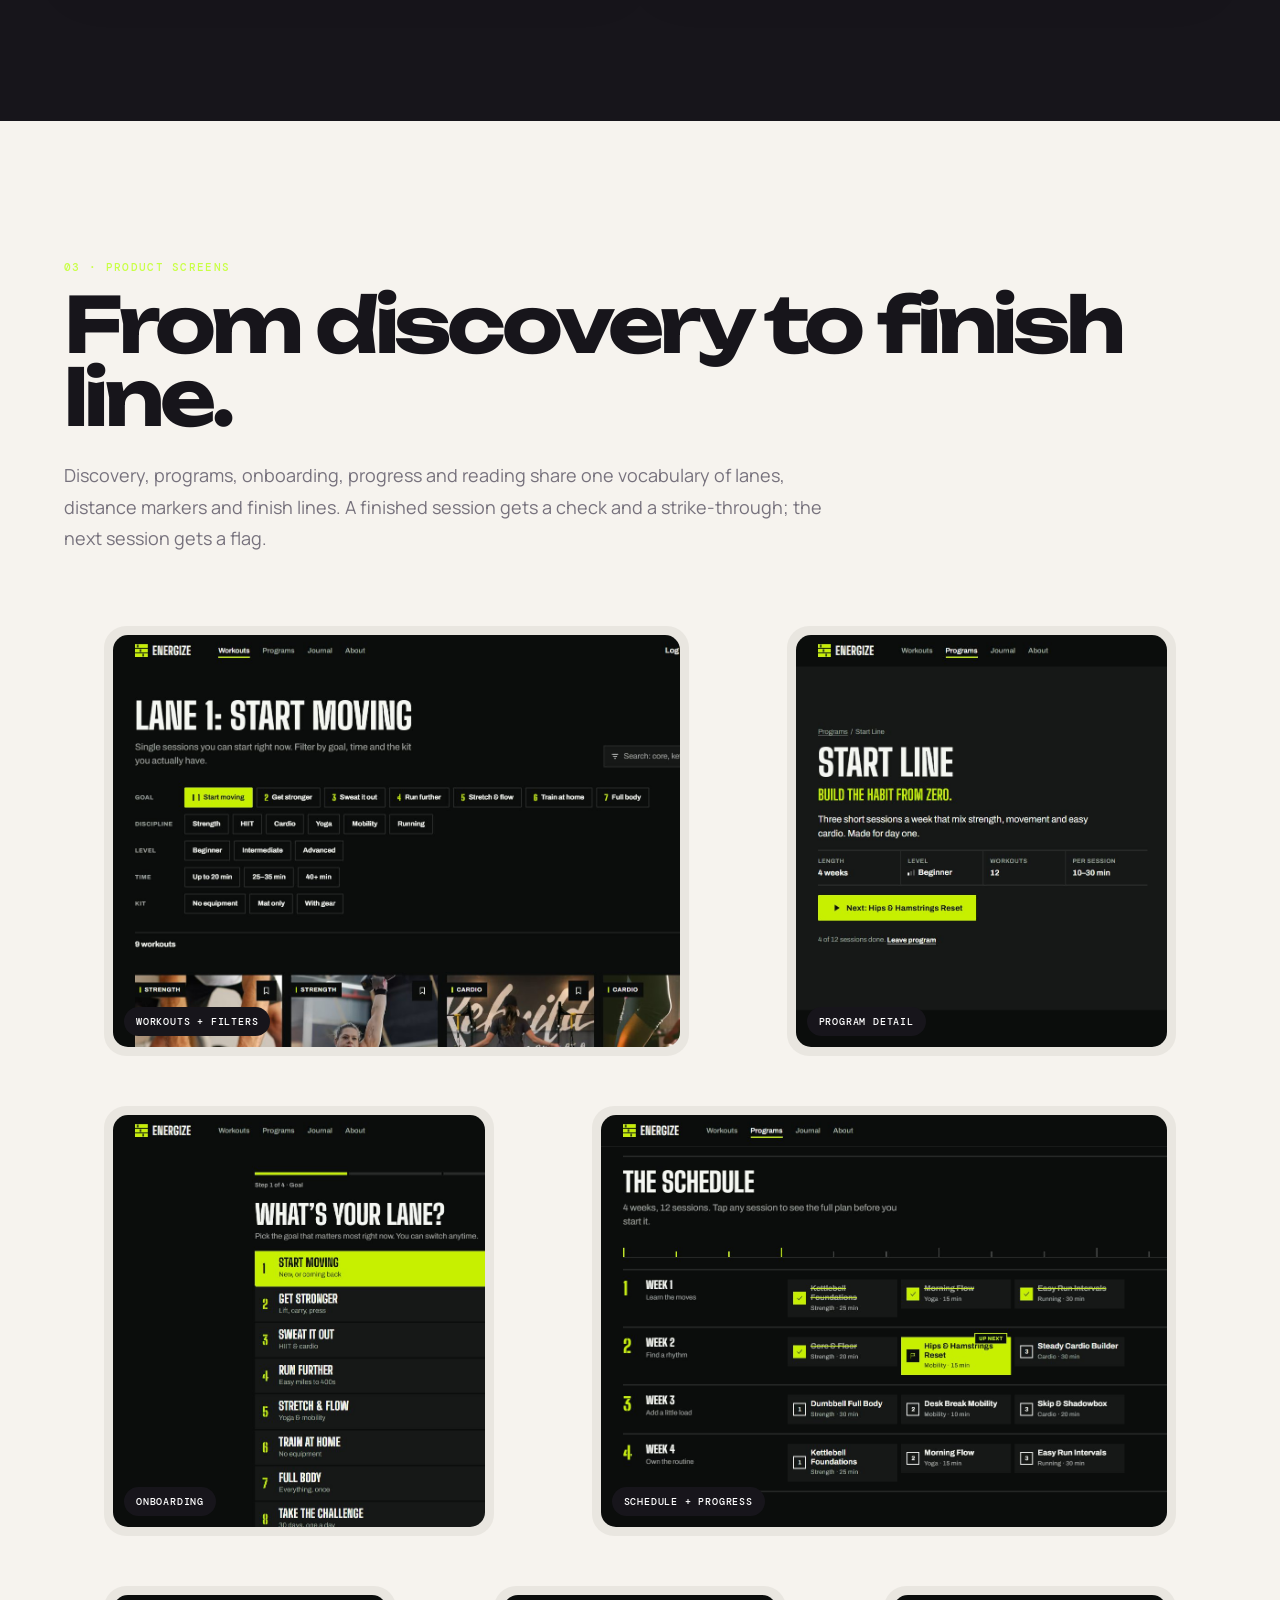
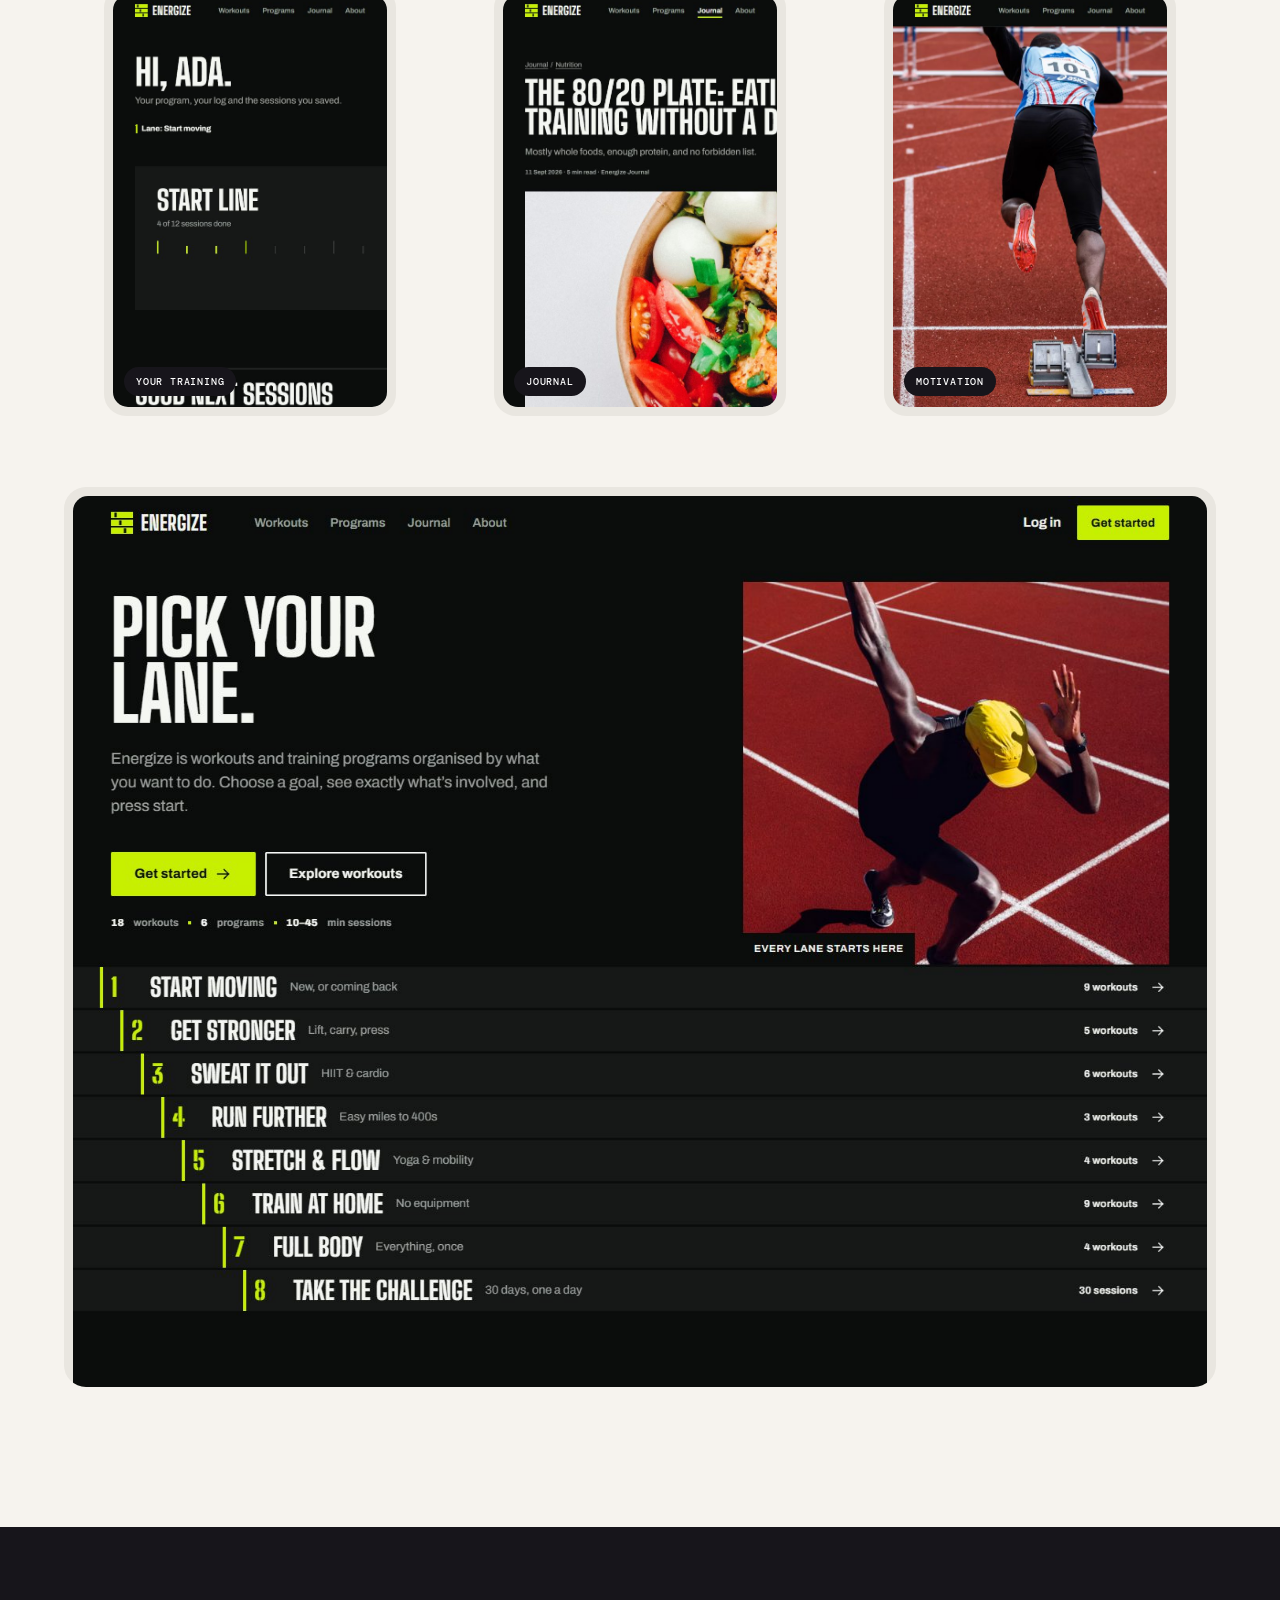
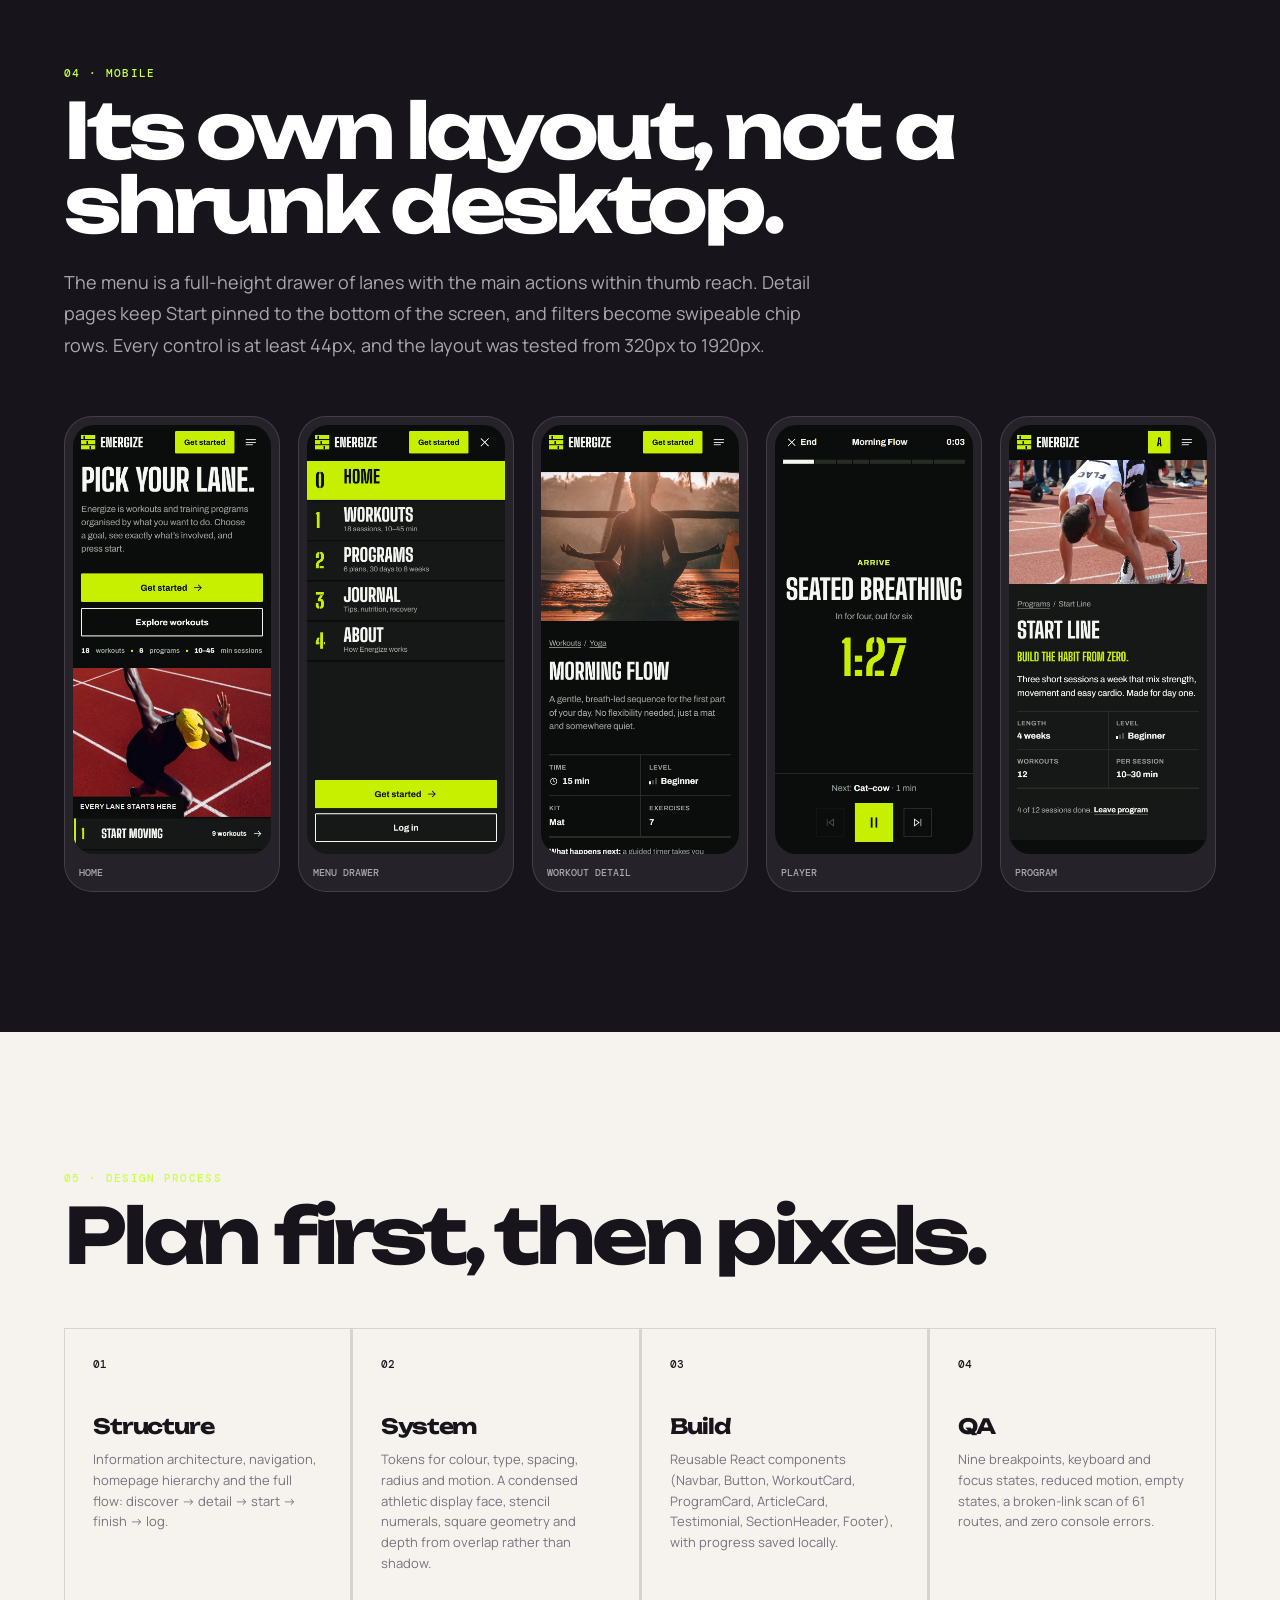
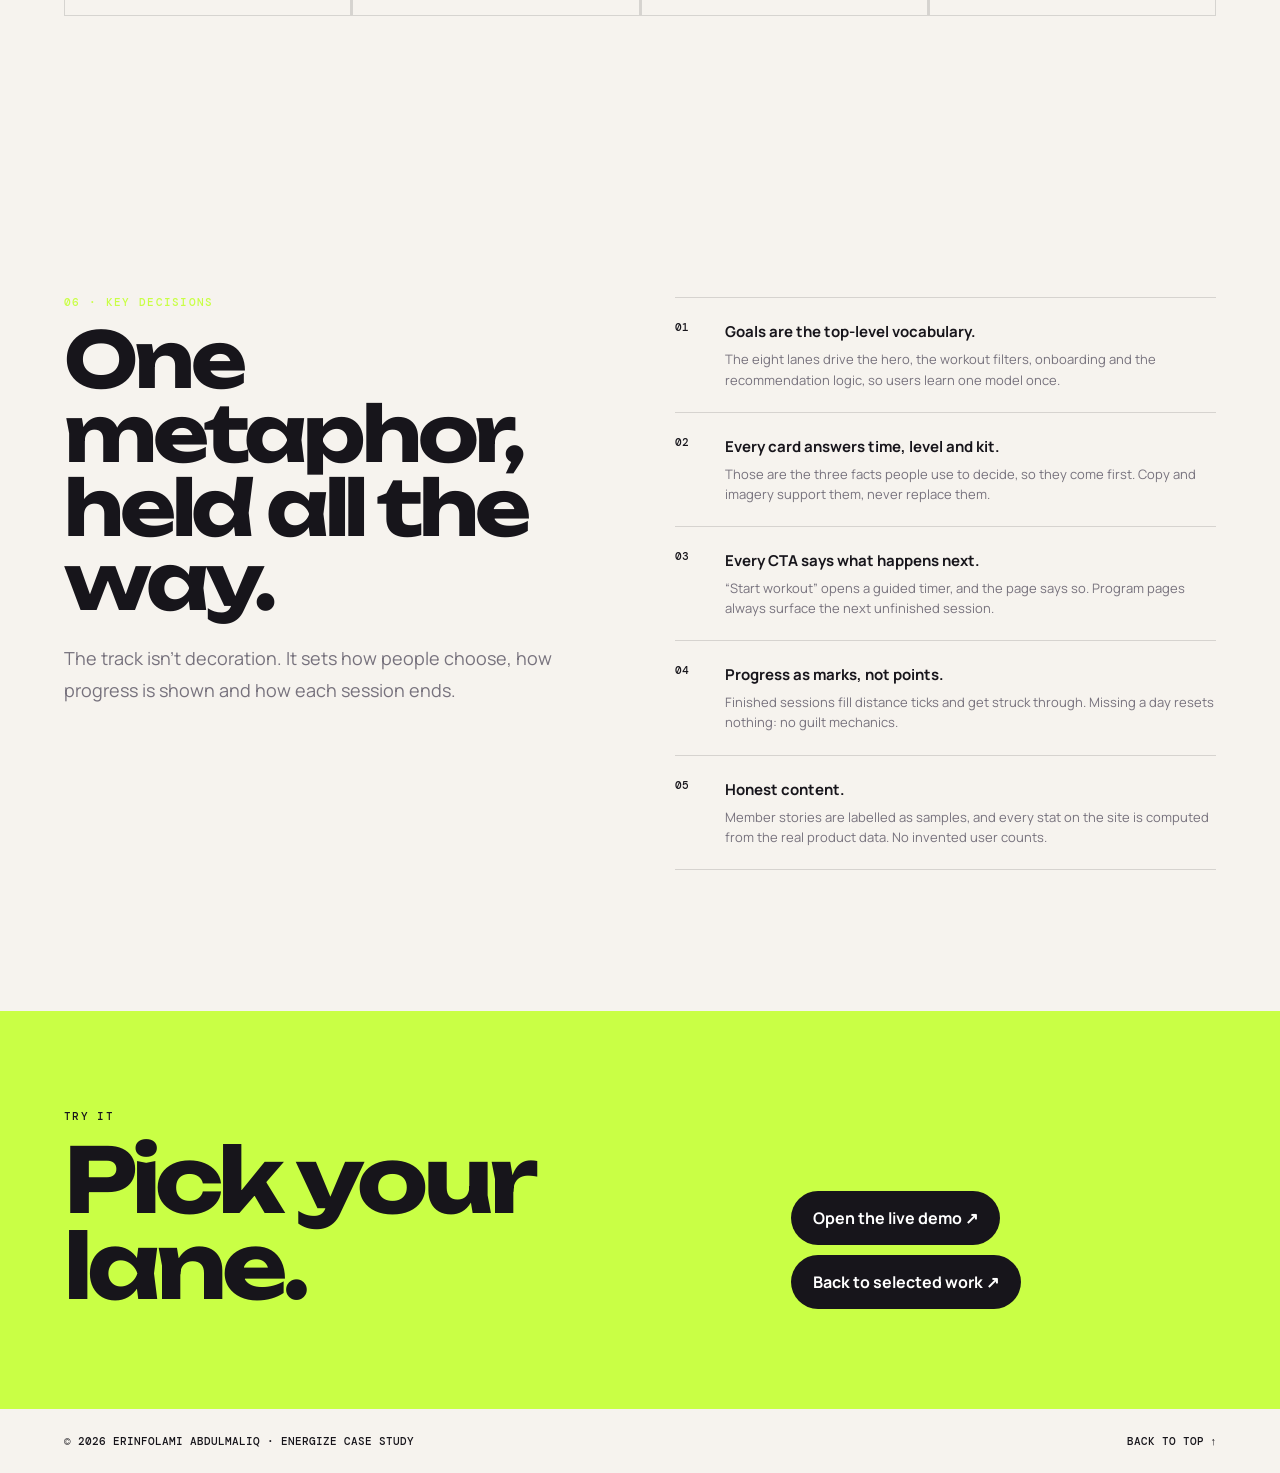
<file: energize.html>
<!doctype html>
<html lang="en">
  <head>
    <meta charset="utf-8" />
    <meta name="viewport" content="width=device-width,initial-scale=1" />
    <meta
      name="description"
      content="Energize — a goal-first fitness platform designed and built in React by Erinfolami Abdulmaliq."
    />
    <title>Energize — Erinfolami Abdulmaliq</title>
    <style>
      @import url("https://fonts.googleapis.com/css2?family=DM+Mono:wght@400;500&family=Manrope:wght@400;500;600;700;800&family=Unbounded:wght@500;600;700;800&display=swap");
      :root {
        --ink: #17151b;
        --paper: #f6f3ee;
        --lime: #c9ff45;
        --muted: #77727d;
        --line: rgba(23, 21, 27, 0.14);
        --g: clamp(20px, 5vw, 80px);
        --ease: cubic-bezier(0.2, 0.8, 0.2, 1);
      }
      * {
        box-sizing: border-box;
      }
      html {
        scroll-behavior: smooth;
      }
      body {
        margin: 0;
        background: var(--paper);
        color: var(--ink);
        font-family: Manrope, Arial, sans-serif;
      }
      a {
        color: inherit;
        text-decoration: none;
      }
      ::selection {
        background: var(--lime);
      }
      .nav {
        position: fixed;
        z-index: 20;
        top: 18px;
        left: 50%;
        transform: translateX(-50%);
        width: min(calc(100% - 28px), 760px);
        padding: 9px;
        display: flex;
        align-items: center;
        justify-content: space-between;
        background: rgba(23, 21, 27, 0.9);
        color: #fff;
        border: 1px solid rgba(255, 255, 255, 0.14);
        border-radius: 999px;
        backdrop-filter: blur(18px);
      }
      .logo {
        font-family: Unbounded;
        font-weight: 800;
        font-size: 14px;
        padding: 10px 13px;
      }
      .nav-links {
        display: flex;
        gap: 3px;
        align-items: center;
      }
      .nav-links a {
        font-size: 13px;
        padding: 10px 13px;
        border-radius: 999px;
        color: #ddd;
      }
      .nav-links a:hover {
        background: #ffffff1a;
      }
      .back {
        background: #fff !important;
        color: var(--ink) !important;
        font-weight: 700;
      }
      .hero {
        background: var(--ink);
        color: #fff;
        padding: 150px var(--g) 70px;
        min-height: 78svh;
        display: flex;
        align-items: end;
      }
      .container {
        width: 100%;
        max-width: 1440px;
        margin: auto;
      }
      .hero-grid {
        display: grid;
        grid-template-columns: 1.2fr 0.8fr;
        gap: 60px;
        align-items: end;
      }
      .eyebrow {
        font: 500 11px/1 DM Mono;
        text-transform: uppercase;
        letter-spacing: 0.12em;
        color: var(--lime);
      }
      h1,
      h2,
      h3 {
        font-family: Unbounded;
        letter-spacing: -0.055em;
        line-height: 0.96;
      }
      h1 {
        font-size: clamp(52px, 10vw, 145px);
        margin: 22px 0 28px;
        max-width: 1050px;
      }
      .hero p {
        max-width: 650px;
        color: #c9c6ca;
        font-size: clamp(16px, 2vw, 21px);
        line-height: 1.6;
      }
      .meta {
        display: grid;
        grid-template-columns: repeat(2, 1fr);
        gap: 1px;
        background: #ffffff22;
        border: 1px solid #ffffff22;
        margin-top: 42px;
        max-width: 620px;
      }
      .meta div {
        padding: 20px;
        background: #17151b;
      }
      .meta label {
        display: block;
        font: 500 10px DM Mono;
        text-transform: uppercase;
        color: #99969d;
        margin-bottom: 8px;
      }
      .meta strong {
        font-size: 14px;
      }
      .hero-shot {
        aspect-ratio: 4/5;
        background: #25222a;
        border: 1px solid #ffffff22;
        border-radius: 28px;
        padding: 12px;
        transform: rotate(3deg);
      }
      .placeholder {
        height: 100%;
        border: 1px dashed #ffffff45;
        border-radius: 20px;
        display: flex;
        flex-direction: column;
        align-items: center;
        justify-content: center;
        text-align: center;
        padding: 25px;
        color: #aaa;
      }
      .placeholder b {
        font: 700 clamp(26px, 4vw, 55px) Unbounded;
        color: var(--lime);
      }
      .placeholder span {
        font: 500 10px DM Mono;
        text-transform: uppercase;
        margin-top: 12px;
      }
      .section {
        padding: clamp(80px, 11vw, 150px) var(--g);
      }
      .section.dark {
        background: var(--ink);
        color: #fff;
      }
      .intro-grid {
        display: grid;
        grid-template-columns: 0.7fr 1.3fr;
        gap: 70px;
      }
      .section h2 {
        font-size: clamp(38px, 6vw, 82px);
        margin: 15px 0 25px;
      }
      .copy {
        max-width: 760px;
        font-size: 18px;
        line-height: 1.75;
        color: var(--muted);
      }
      .dark .copy {
        color: #aaa7ae;
      }
      .role-grid {
        display: grid;
        grid-template-columns: repeat(4, 1fr);
        gap: 1px;
        background: var(--line);
        margin-top: 55px;
      }
      .role {
        background: var(--paper);
        padding: 30px;
        min-height: 170px;
      }
      .role label {
        font: 500 10px DM Mono;
        color: var(--muted);
        text-transform: uppercase;
      }
      .role strong {
        display: block;
        margin-top: 35px;
        font-size: 17px;
      }
      .feature-grid {
        display: grid;
        grid-template-columns: repeat(2, 1fr);
        gap: 24px;
        margin-top: 55px;
      }
      .feature {
        background: #fff;
        border: 1px solid #17151b12;
        border-radius: 25px;
        padding: 10px;
        box-shadow: 0 18px 45px #17151b0c;
      }
      .feature-visual {
        aspect-ratio: 16/10;
        border-radius: 18px;
        background: #e8e4de;
        overflow: hidden;
      }
      .feature-text {
        padding: 22px 16px 20px;
      }
      .feature h3 {
        font-size: 22px;
        margin: 0 0 10px;
      }
      .feature p {
        color: var(--muted);
        line-height: 1.6;
        font-size: 14px;
        margin: 0;
      }
      .gallery {
        display: grid;
        grid-template-columns: repeat(12, 1fr);
        gap: 18px;
        margin-top: 55px;
      }
      .screen {
        background: #e9e6e0;
        border-radius: 22px;
        padding: 9px;
        min-height: 430px;
      }
      .screen .placeholder {
        border-color: #17151b3b;
        color: var(--muted);
      }
      .screen .placeholder b {
        color: var(--ink);
        font-size: 28px;
      }
      .screen:nth-child(1) {
        grid-column: span 7;
      }
      .screen:nth-child(2) {
        grid-column: span 5;
      }
      .screen:nth-child(3) {
        grid-column: span 5;
      }
      .screen:nth-child(4) {
        grid-column: span 7;
      }
      .screen:nth-child(5) {
        grid-column: span 4;
      }
      .screen:nth-child(6) {
        grid-column: span 4;
      }
      .screen:nth-child(7) {
        grid-column: span 4;
      }
      .process {
        display: grid;
        grid-template-columns: repeat(4, 1fr);
        gap: 1px;
        background: #ffffff22;
        margin-top: 55px;
      }
      .step {
        background: var(--ink);
        border: 1px solid #ffffff22;
        padding: 28px;
        min-height: 240px;
      }
      .step-no {
        color: var(--lime);
        font: 500 11px DM Mono;
      }
      .step h3 {
        font-size: 21px;
        margin: 45px 0 12px;
      }
      .step p {
        color: #aaa7ae;
        font-size: 13px;
        line-height: 1.6;
      }
      .takeaways {
        display: grid;
        grid-template-columns: 1fr 1fr;
        gap: 70px;
        align-items: start;
      }
      .list {
        border-top: 1px solid var(--line);
      }
      .item {
        padding: 22px 0;
        border-bottom: 1px solid var(--line);
        display: grid;
        grid-template-columns: 35px 1fr;
        gap: 15px;
      }
      .item b {
        font: 500 11px DM Mono;
      }
      .item strong {
        font-size: 15px;
      }
      .item p {
        margin: 7px 0 0;
        color: var(--muted);
        font-size: 13px;
        line-height: 1.55;
      }
      .cta {
        background: var(--lime);
        padding: 100px var(--g);
      }
      .cta-inner {
        display: flex;
        justify-content: space-between;
        gap: 40px;
        align-items: end;
      }
      .cta h2 {
        font-size: clamp(42px, 7vw, 95px);
        max-width: 900px;
        margin: 15px 0 0;
      }
      .btn {
        display: inline-flex;
        align-items: center;
        gap: 10px;
        background: var(--ink);
        color: #fff;
        padding: 16px 22px;
        border-radius: 999px;
        font-weight: 700;
        white-space: nowrap;
      }
      .footer {
        padding: 25px var(--g);
        display: flex;
        justify-content: space-between;
        background: var(--paper);
        font: 500 11px DM Mono;
        text-transform: uppercase;
      }
      .footer a:hover {
        text-decoration: underline;
      }
      @media (max-width: 900px) {
        .nav-links a:not(.back) {
          display: none;
        }
        .hero {
          padding-top: 120px;
        }
        .hero-grid,
        .intro-grid,
        .takeaways {
          grid-template-columns: 1fr;
        }
        .hero-shot {
          max-width: 430px;
          width: 80%;
          justify-self: center;
        }
        .role-grid,
        .process {
          grid-template-columns: 1fr 1fr;
        }
        .feature-grid {
          grid-template-columns: 1fr;
        }
        .gallery {
          display: grid;
          grid-template-columns: 1fr 1fr;
        }
        .screen,
        .screen:nth-child(n) {
          grid-column: span 1;
          min-height: 330px;
        }
        .cta-inner {
          align-items: start;
          flex-direction: column;
        }
      }
      @media (max-width: 560px) {
        .role-grid,
        .process,
        .gallery {
          grid-template-columns: 1fr;
        }
        .screen,
        .screen:nth-child(n) {
          grid-column: span 1;
          min-height: 300px;
        }
        .meta {
          grid-template-columns: 1fr;
        }
        .hero-shot {
          width: 100%;
        }
        .footer {
          flex-direction: column;
          gap: 12px;
        }
      }
      .project-links {
        display: flex;
        flex-wrap: wrap;
        gap: 10px;
        margin-top: 30px;
      }
      .project-links .btn {
        font-size: 13px;
        padding: 13px 17px;
      }
      .project-links .primary {
        background: var(--lime);
        color: var(--ink);
      }
      .project-links .secondary {
        background: transparent;
        border: 1px solid #ffffff35;
        color: #fff;
      }
      .project-links .secondary:hover {
        background: #ffffff12;
      }
      @media (max-width: 560px) {
        .project-links {
          display: grid;
          grid-template-columns: 1fr;
        }
        .project-links .btn {
          justify-content: center;
        }
      }
      /* Energize case study: real screenshots in place of placeholders */
      .shot-img {
        display: block;
        width: 100%;
        height: 100%;
        object-fit: cover;
        object-position: top center;
      }
      .hero-shot .shot-img {
        border-radius: 20px;
      }
      .feature-visual .shot-img {
        border-radius: 18px;
      }
      .screen {
        position: relative;
        overflow: hidden;
      }
      .screen .shot-img {
        object-position: top left;
        border-radius: 15px;
        height: 100%;
        min-height: 412px;
      }
      .screen figcaption {
        position: absolute;
        left: 20px;
        bottom: 20px;
        padding: 8px 12px;
        background: var(--ink);
        color: #fff;
        border-radius: 999px;
        font: 500 10px DM Mono;
        text-transform: uppercase;
        letter-spacing: 0.08em;
      }
      .phones {
        display: grid;
        grid-template-columns: repeat(5, 1fr);
        gap: 18px;
        margin-top: 55px;
      }
      .phone {
        margin: 0;
        background: #25222a;
        border: 1px solid #ffffff22;
        border-radius: 28px;
        padding: 8px;
      }
      .phone img {
        display: block;
        width: 100%;
        aspect-ratio: 390 / 844;
        object-fit: cover;
        object-position: top;
        border-radius: 21px;
      }
      .phone figcaption {
        padding: 12px 6px 4px;
        font: 500 10px DM Mono;
        text-transform: uppercase;
        color: #aaa7ae;
      }
      .longshot {
        margin-top: 55px;
        border-radius: 22px;
        background: #e9e6e0;
        padding: 9px;
        max-height: 900px;
        overflow-y: auto;
      }
      .longshot img {
        display: block;
        width: 100%;
        border-radius: 15px;
      }
      .cta .actions {
        display: flex;
        flex-wrap: wrap;
        gap: 10px;
      }
      @media (max-width: 900px) {
        .phones {
          grid-template-columns: repeat(3, 1fr);
        }
        .screen .shot-img {
          min-height: 312px;
        }
      }
      @media (max-width: 560px) {
        .phones {
          grid-template-columns: 1fr 1fr;
        }
        .screen .shot-img {
          min-height: 282px;
        }
      }
      .logo,
      .nav-links .back {
        white-space: nowrap;
      }
      @media (max-width: 380px) {
        .logo {
          font-size: 12px;
        }
        .nav-links .back {
          font-size: 12px;
        }
      }
    </style>
  </head>
  <body>
    <nav class="nav">
      <a class="logo" href="/">Erinfolami Abdulmaliq</a>
      <div class="nav-links">
        <a href="#overview">Overview</a><a href="#features">Features</a
        ><a href="#screens">Screens</a><a href="#process">Process</a
        ><a class="back" href="/#work">← Back to work</a>
      </div>
    </nav>
    <header class="hero" id="top">
      <div class="container hero-grid">
        <div>
          <div class="eyebrow">Selected work · Product design + React</div>
          <h1>Energize</h1>
          <p>
            A fitness and wellness platform rebuilt from scratch around one
            idea: people don't start with a workout library, they start with a
            goal. Pick your lane, see exactly what's involved, press start.
          </p>
          <div class="project-links">
            <a
              class="btn primary"
              href="/energize-app/"
              target="_blank"
              rel="noopener"
              aria-label="Open the live Energize demo"
              >↗ View Live Project</a
            >
          </div>
          <div class="meta">
            <div>
              <label>Role</label><strong>Product Designer + Frontend</strong>
            </div>
            <div>
              <label>Focus</label><strong>UX · Design system · Build</strong>
            </div>
            <div>
              <label>Platform</label><strong>Responsive web · React</strong>
            </div>
            <div>
              <label>Status</label><strong>Working demo</strong>
            </div>
          </div>
        </div>
        <div class="hero-shot">
          <img
            class="shot-img"
            src="images/energize/m-home.jpg"
            alt="Energize home screen on mobile: the headline Pick your lane above a stack of graphite goal lanes"
          />
        </div>
      </div>
    </header>
    <section class="section" id="overview">
      <div class="container">
        <div class="intro-grid">
          <div>
            <div class="eyebrow">01 · Overview</div>
            <h2>Fitness, organised by goal.</h2>
          </div>
          <div>
            <p class="copy">
              The original Energize site and its source were gone, so the
              product was rebuilt from nothing: information architecture first,
              then a design system, then a working React front end. The brief
              was clear about what to avoid: no generic gym template, no neon
              on black, no wall of identical cards.
            </p>
            <p class="copy">
              The answer was an athletics track. Eight goals become eight
              lanes, numbered with stencil figures and staggered like a 400m
              start. The same lanes run through the whole product: the home
              page, the workout filters, onboarding and the footer. The final
              system runs on deep charcoal and graphite, with electric lime used
              only where it matters: actions, active lanes and progress.
            </p>
          </div>
        </div>
        <div class="role-grid">
          <div class="role">
            <label>01 · Role</label><strong>Product design + build</strong>
          </div>
          <div class="role">
            <label>02 · Scope</label><strong>IA → System → UI → Code</strong>
          </div>
          <div class="role">
            <label>03 · Stack</label><strong>React · Vite · CSS variables</strong>
          </div>
          <div class="role">
            <label>04 · Pages</label><strong>13 routes · 18 workouts</strong>
          </div>
        </div>
      </div>
    </section>
    <section class="section dark" id="features">
      <div class="container">
        <div class="eyebrow">02 · The problem</div>
        <h2>Libraries overwhelm. Goals focus.</h2>
        <p class="copy">
          Most fitness products open on a catalogue and leave people to work
          out where to begin. Energize answers two questions immediately: what
          is this, and what can I do here? Every next step is then one clear
          action, with no guessing about what happens after the tap.
        </p>
        <div class="feature-grid">
          <article class="feature">
            <div class="feature-visual">
              <img class="shot-img" src="images/energize/hero.jpg" alt="Desktop hero with the headline Pick your lane and eight numbered black lanes underneath" loading="lazy" />
            </div>
            <div class="feature-text">
              <h3>Pick your lane</h3>
              <p>
                The hero is the product. Eight goals sit as staggered track
                lanes. Hovering one lights it, sends a runner mark to the
                finish and swaps the photo, and tapping it opens matching
                workouts.
              </p>
            </div>
          </article>
          <article class="feature">
            <div class="feature-visual">
              <img class="shot-img" src="images/energize/discover.jpg" alt="Workout discovery rail with discipline filters and cards showing time, level and equipment" loading="lazy" />
            </div>
            <div class="feature-text">
              <h3>Cards that help you choose</h3>
              <p>
                Every workout card shows time, level and kit before anything
                else. On mobile the rail scrolls sideways with snap points, and
                one tap saves a workout for later.
              </p>
            </div>
          </article>
          <article class="feature">
            <div class="feature-visual">
              <img class="shot-img" src="images/energize/detail.jpg" alt="Workout detail page with title, facts strip, Start workout button and a note on what happens next" loading="lazy" />
            </div>
            <div class="feature-text">
              <h3>Start, with no surprises</h3>
              <p>
                The detail page shows the full exercise list and how the time
                splits across the session. Under the Start button, one line
                explains exactly what happens after you tap it.
              </p>
            </div>
          </article>
          <article class="feature">
            <div class="feature-visual">
              <img class="shot-img" src="images/energize/player.jpg" alt="Guided workout player showing March in place with a large countdown timer" loading="lazy" />
            </div>
            <div class="feature-text">
              <h3>A guided player</h3>
              <p>
                One exercise at a time, running on one clock. Timed moves count
                down by themselves and rep moves wait for Done. The next step is
                always previewed, and Space, ← and → work from the keyboard.
              </p>
            </div>
          </article>
        </div>
      </div>
    </section>
    <section class="section" id="screens">
      <div class="container">
        <div class="eyebrow">03 · Product screens</div>
        <h2>From discovery to finish line.</h2>
        <p class="copy">
          Discovery, programs, onboarding, progress and reading share one
          vocabulary of lanes, distance markers and finish lines. A finished
          session gets a check and a strike-through; the next session gets a
          flag.
        </p>
        <div class="gallery">
          <figure class="screen">
            <img class="shot-img" src="images/energize/workouts.jpg" alt="Workouts page filtered to the Start moving lane, with goal, discipline, level, time and kit filters" loading="lazy" />
            <figcaption>Workouts + filters</figcaption>
          </figure>
          <figure class="screen">
            <img class="shot-img" src="images/energize/program.jpg" alt="Start Line program page on a graphite panel with facts and a Next session button" loading="lazy" />
            <figcaption>Program detail</figcaption>
          </figure>
          <figure class="screen">
            <img class="shot-img" src="images/energize/onboarding.jpg" alt="Onboarding step asking What's your lane with goals as selectable lanes" loading="lazy" />
            <figcaption>Onboarding</figcaption>
          </figure>
          <figure class="screen">
            <img class="shot-img" src="images/energize/program-schedule.jpg" alt="Program schedule with finished sessions struck through and the next session flagged" loading="lazy" />
            <figcaption>Schedule + progress</figcaption>
          </figure>
          <figure class="screen">
            <img class="shot-img" src="images/energize/you.jpg" alt="Your training page with stats, current program and next session" loading="lazy" />
            <figcaption>Your training</figcaption>
          </figure>
          <figure class="screen">
            <img class="shot-img" src="images/energize/article.jpg" alt="Journal article page on the 80/20 plate" loading="lazy" />
            <figcaption>Journal</figcaption>
          </figure>
          <figure class="screen">
            <img class="shot-img" src="images/energize/motivation.jpg" alt="Motivation section reading Consistency beats intensity beside a starting-blocks photo" loading="lazy" />
            <figcaption>Motivation</figcaption>
          </figure>
        </div>
        <div class="longshot" tabindex="0" aria-label="Full Energize home page, scrollable">
          <img src="images/energize/home-full.jpg" alt="The full Energize home page: hero lanes, workout discovery, programs, motivation, member stories, journal and the closing On your marks call to action" loading="lazy" />
        </div>
      </div>
    </section>
    <section class="section dark" id="mobile">
      <div class="container">
        <div class="eyebrow">04 · Mobile</div>
        <h2>Its own layout, not a shrunk desktop.</h2>
        <p class="copy">
          The menu is a full-height drawer of lanes with the main actions
          within thumb reach. Detail pages keep Start pinned to the bottom of
          the screen, and filters become swipeable chip rows. Every control is
          at least 44px, and the layout was tested from 320px to 1920px.
        </p>
        <div class="phones">
          <figure class="phone"><img src="images/energize/m-home.jpg" alt="Mobile home" loading="lazy" /><figcaption>Home</figcaption></figure>
          <figure class="phone"><img src="images/energize/m-drawer.jpg" alt="Mobile menu drawer with navigation as numbered lanes" loading="lazy" /><figcaption>Menu drawer</figcaption></figure>
          <figure class="phone"><img src="images/energize/m-detail.jpg" alt="Mobile workout detail with a sticky start bar" loading="lazy" /><figcaption>Workout detail</figcaption></figure>
          <figure class="phone"><img src="images/energize/m-player.jpg" alt="Mobile guided player with countdown" loading="lazy" /><figcaption>Player</figcaption></figure>
          <figure class="phone"><img src="images/energize/m-program.jpg" alt="Mobile program page" loading="lazy" /><figcaption>Program</figcaption></figure>
        </div>
      </div>
    </section>
    <section class="section" id="process">
      <div class="container">
        <div class="eyebrow">05 · Design process</div>
        <h2>Plan first, then pixels.</h2>
        <div class="process" style="background: var(--line)">
          <div class="step" style="background: var(--paper); border-color: var(--line)">
            <div class="step-no" style="color: var(--ink)">01</div>
            <h3>Structure</h3>
            <p style="color: var(--muted)">
              Information architecture, navigation, homepage hierarchy and the
              full flow: discover → detail → start → finish → log.
            </p>
          </div>
          <div class="step" style="background: var(--paper); border-color: var(--line)">
            <div class="step-no" style="color: var(--ink)">02</div>
            <h3>System</h3>
            <p style="color: var(--muted)">
              Tokens for colour, type, spacing, radius and motion. A condensed
              athletic display face, stencil numerals, square geometry and
              depth from overlap rather than shadow.
            </p>
          </div>
          <div class="step" style="background: var(--paper); border-color: var(--line)">
            <div class="step-no" style="color: var(--ink)">03</div>
            <h3>Build</h3>
            <p style="color: var(--muted)">
              Reusable React components (Navbar, Button, WorkoutCard,
              ProgramCard, ArticleCard, Testimonial, SectionHeader, Footer),
              with progress saved locally.
            </p>
          </div>
          <div class="step" style="background: var(--paper); border-color: var(--line)">
            <div class="step-no" style="color: var(--ink)">04</div>
            <h3>QA</h3>
            <p style="color: var(--muted)">
              Nine breakpoints, keyboard and focus states, reduced motion,
              empty states, a broken-link scan of 61 routes, and zero console
              errors.
            </p>
          </div>
        </div>
      </div>
    </section>
    <section class="section">
      <div class="container takeaways">
        <div>
          <div class="eyebrow">06 · Key decisions</div>
          <h2>One metaphor, held all the way.</h2>
          <p class="copy">
            The track isn't decoration. It sets how people choose, how progress
            is shown and how each session ends.
          </p>
        </div>
        <div class="list">
          <div class="item">
            <b>01</b>
            <div>
              <strong>Goals are the top-level vocabulary.</strong>
              <p>
                The eight lanes drive the hero, the workout filters, onboarding
                and the recommendation logic, so users learn one model once.
              </p>
            </div>
          </div>
          <div class="item">
            <b>02</b>
            <div>
              <strong>Every card answers time, level and kit.</strong>
              <p>
                Those are the three facts people use to decide, so they come
                first. Copy and imagery support them, never replace them.
              </p>
            </div>
          </div>
          <div class="item">
            <b>03</b>
            <div>
              <strong>Every CTA says what happens next.</strong>
              <p>
                “Start workout” opens a guided timer, and the page says so.
                Program pages always surface the next unfinished session.
              </p>
            </div>
          </div>
          <div class="item">
            <b>04</b>
            <div>
              <strong>Progress as marks, not points.</strong>
              <p>
                Finished sessions fill distance ticks and get struck through.
                Missing a day resets nothing: no guilt mechanics.
              </p>
            </div>
          </div>
          <div class="item">
            <b>05</b>
            <div>
              <strong>Honest content.</strong>
              <p>
                Member stories are labelled as samples, and every stat on the
                site is computed from the real product data. No invented user
                counts.
              </p>
            </div>
          </div>
        </div>
      </div>
    </section>
    <section class="cta">
      <div class="container cta-inner">
        <div>
          <div class="eyebrow" style="color: var(--ink)">Try it</div>
          <h2>Pick your lane.</h2>
        </div>
        <div class="actions">
          <a class="btn" href="/energize-app/" target="_blank" rel="noopener">Open the live demo ↗</a>
          <a class="btn" href="/#work">Back to selected work ↗</a>
        </div>
      </div>
    </section>
    <footer class="footer">
      <span>© 2026 Erinfolami Abdulmaliq · Energize Case Study</span
      ><a href="#top">Back to top ↑</a>
    </footer>
  </body>
</html>
</file>
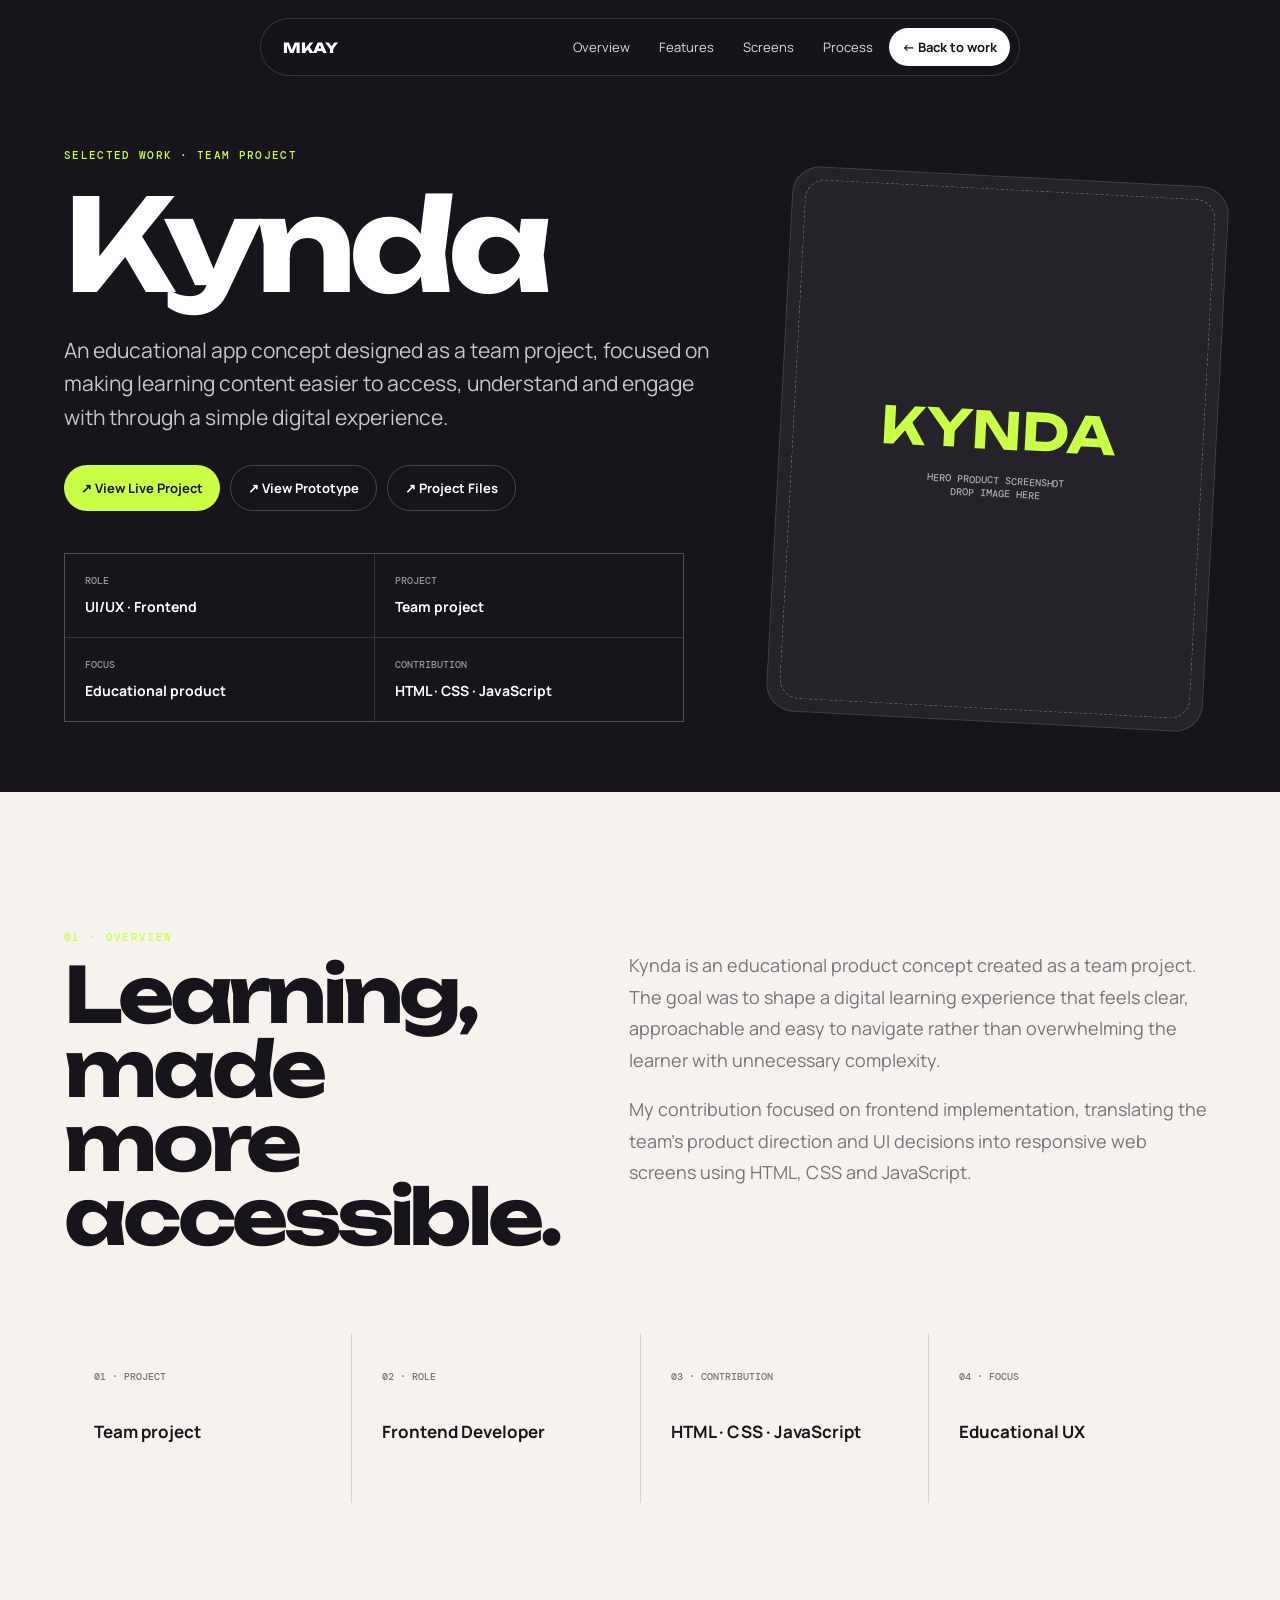
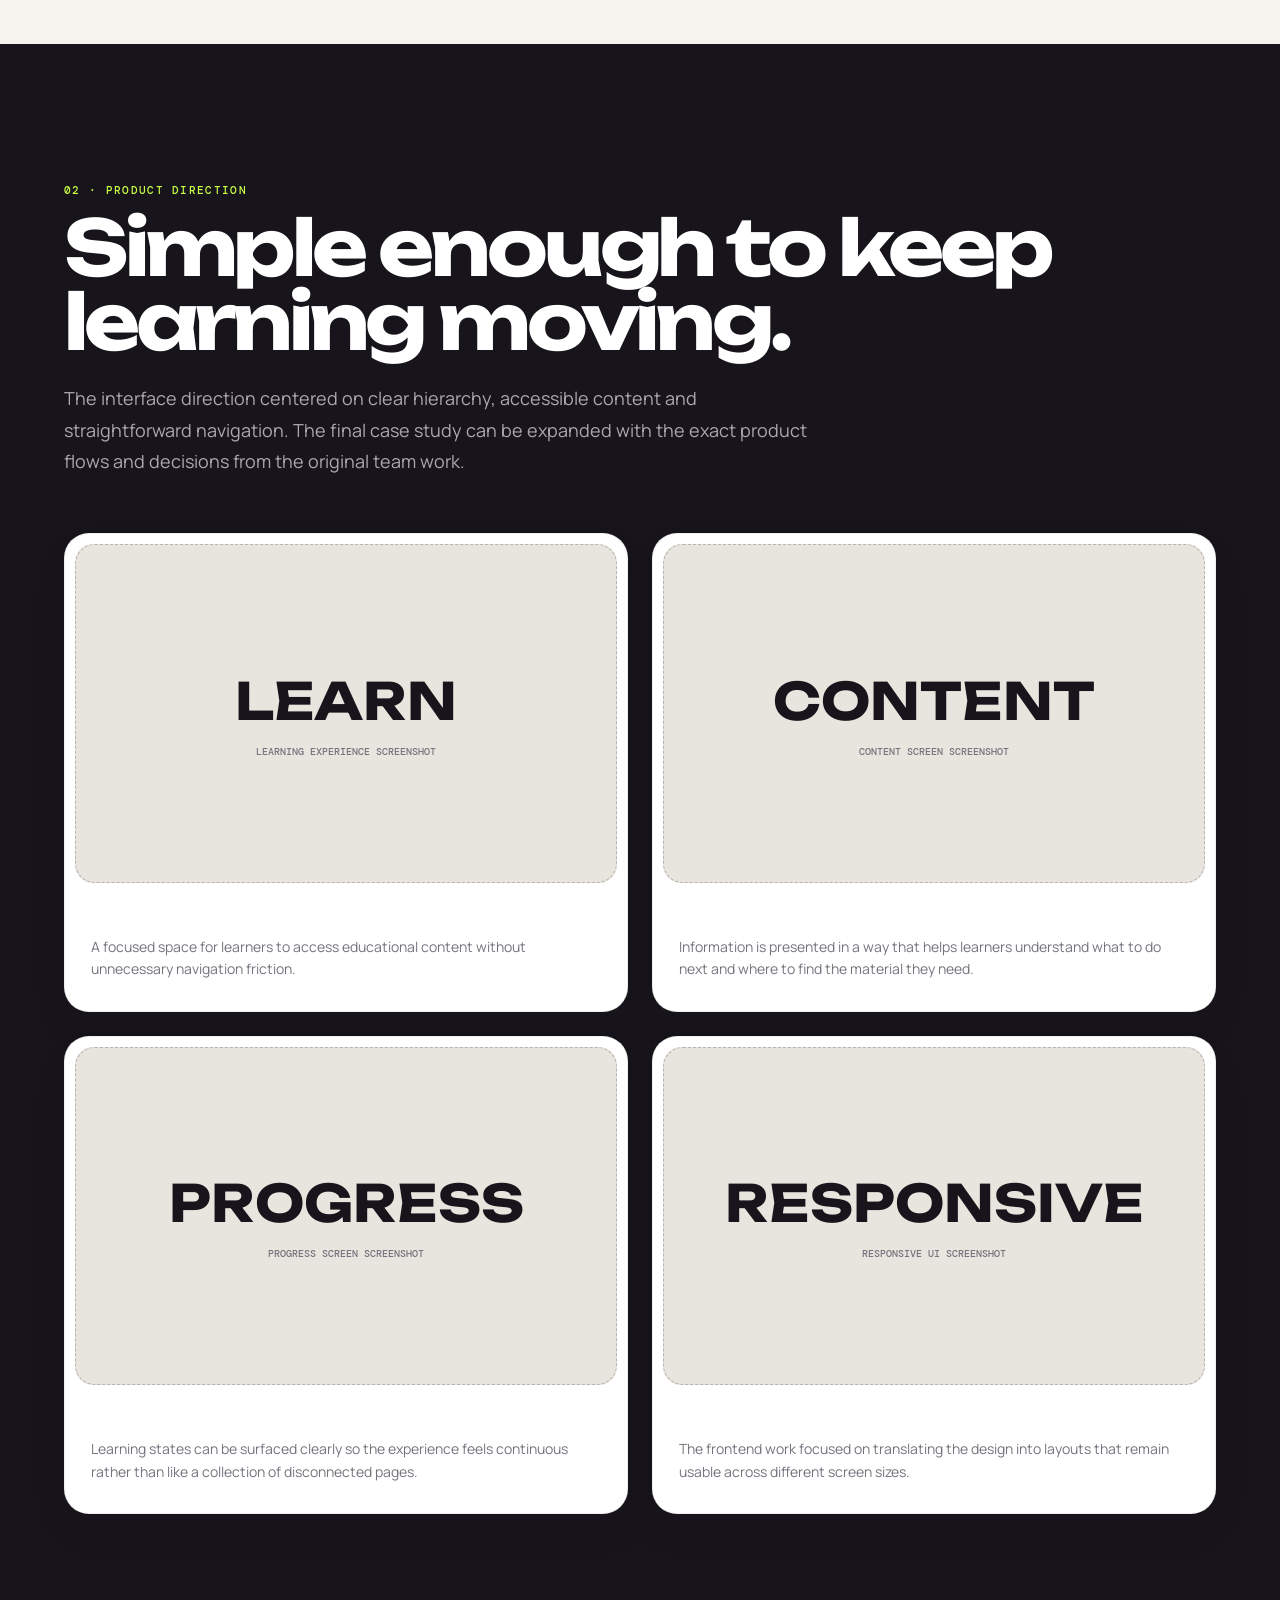
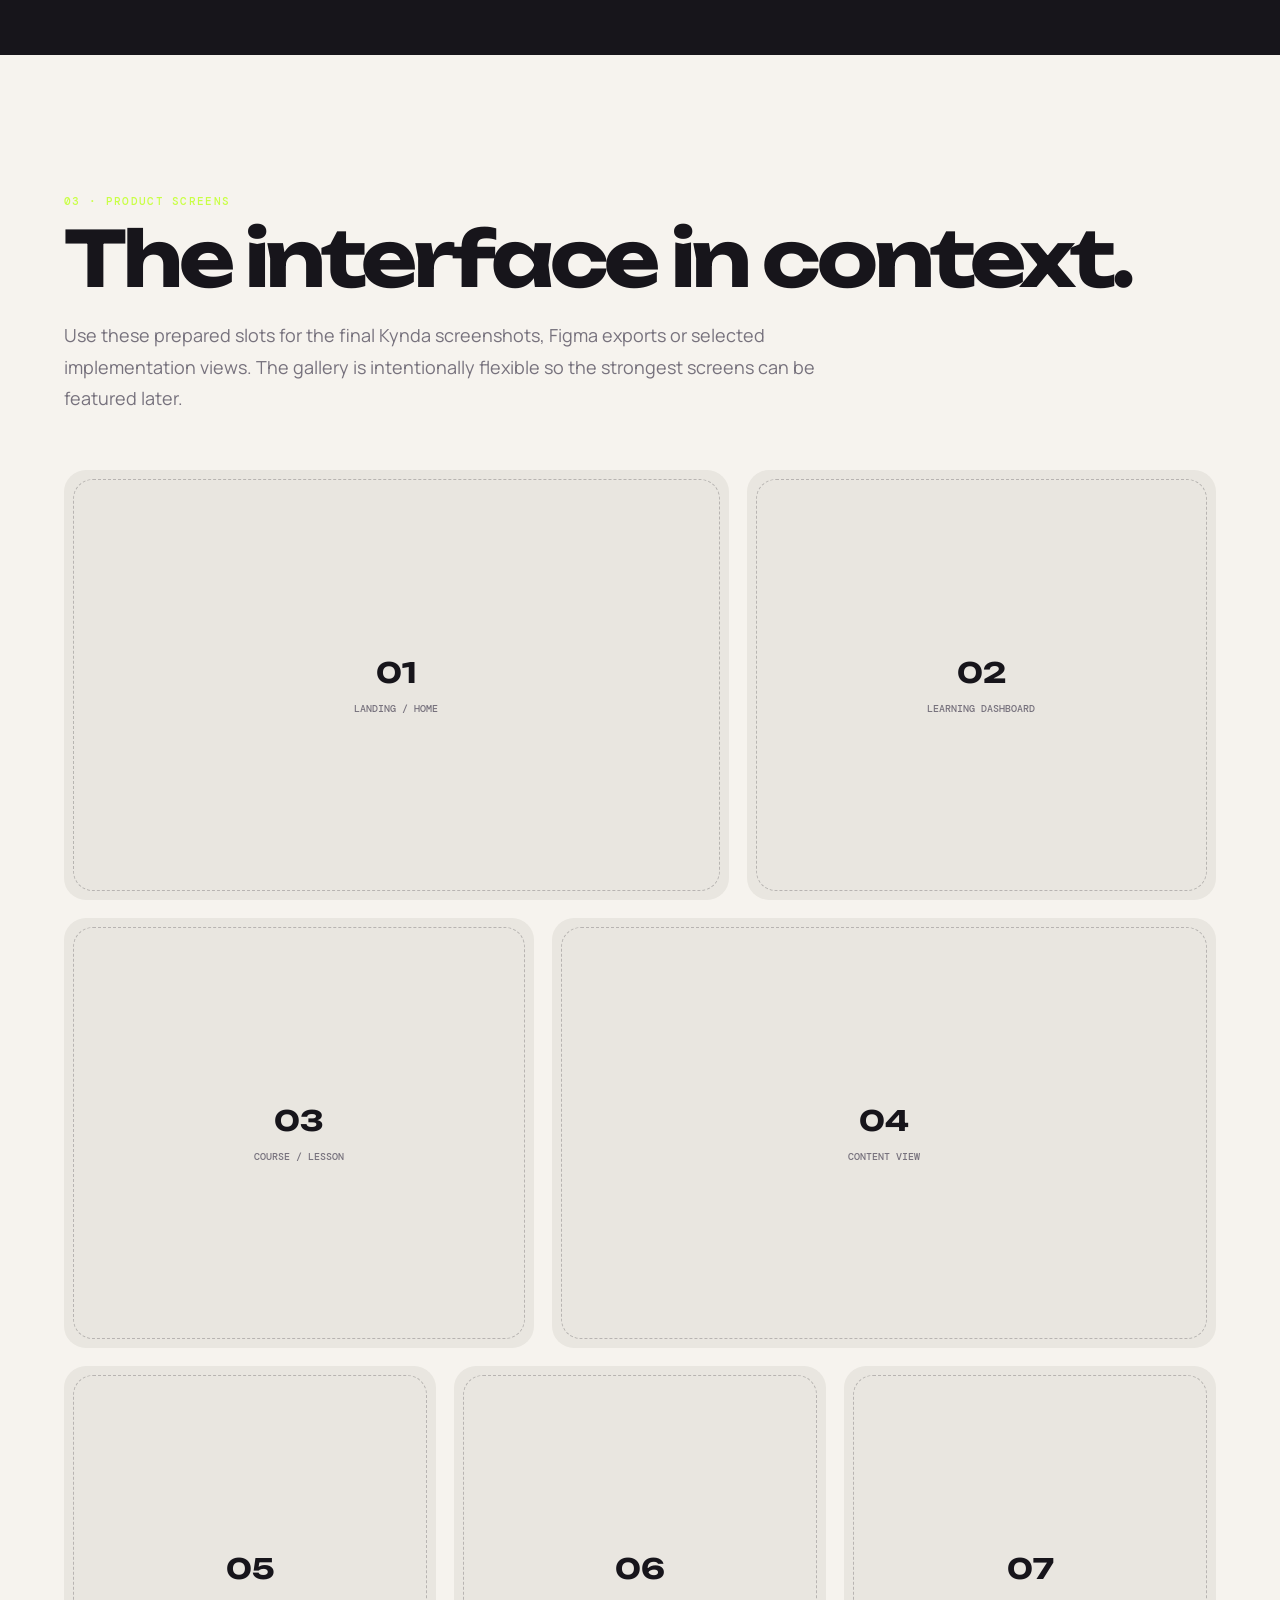
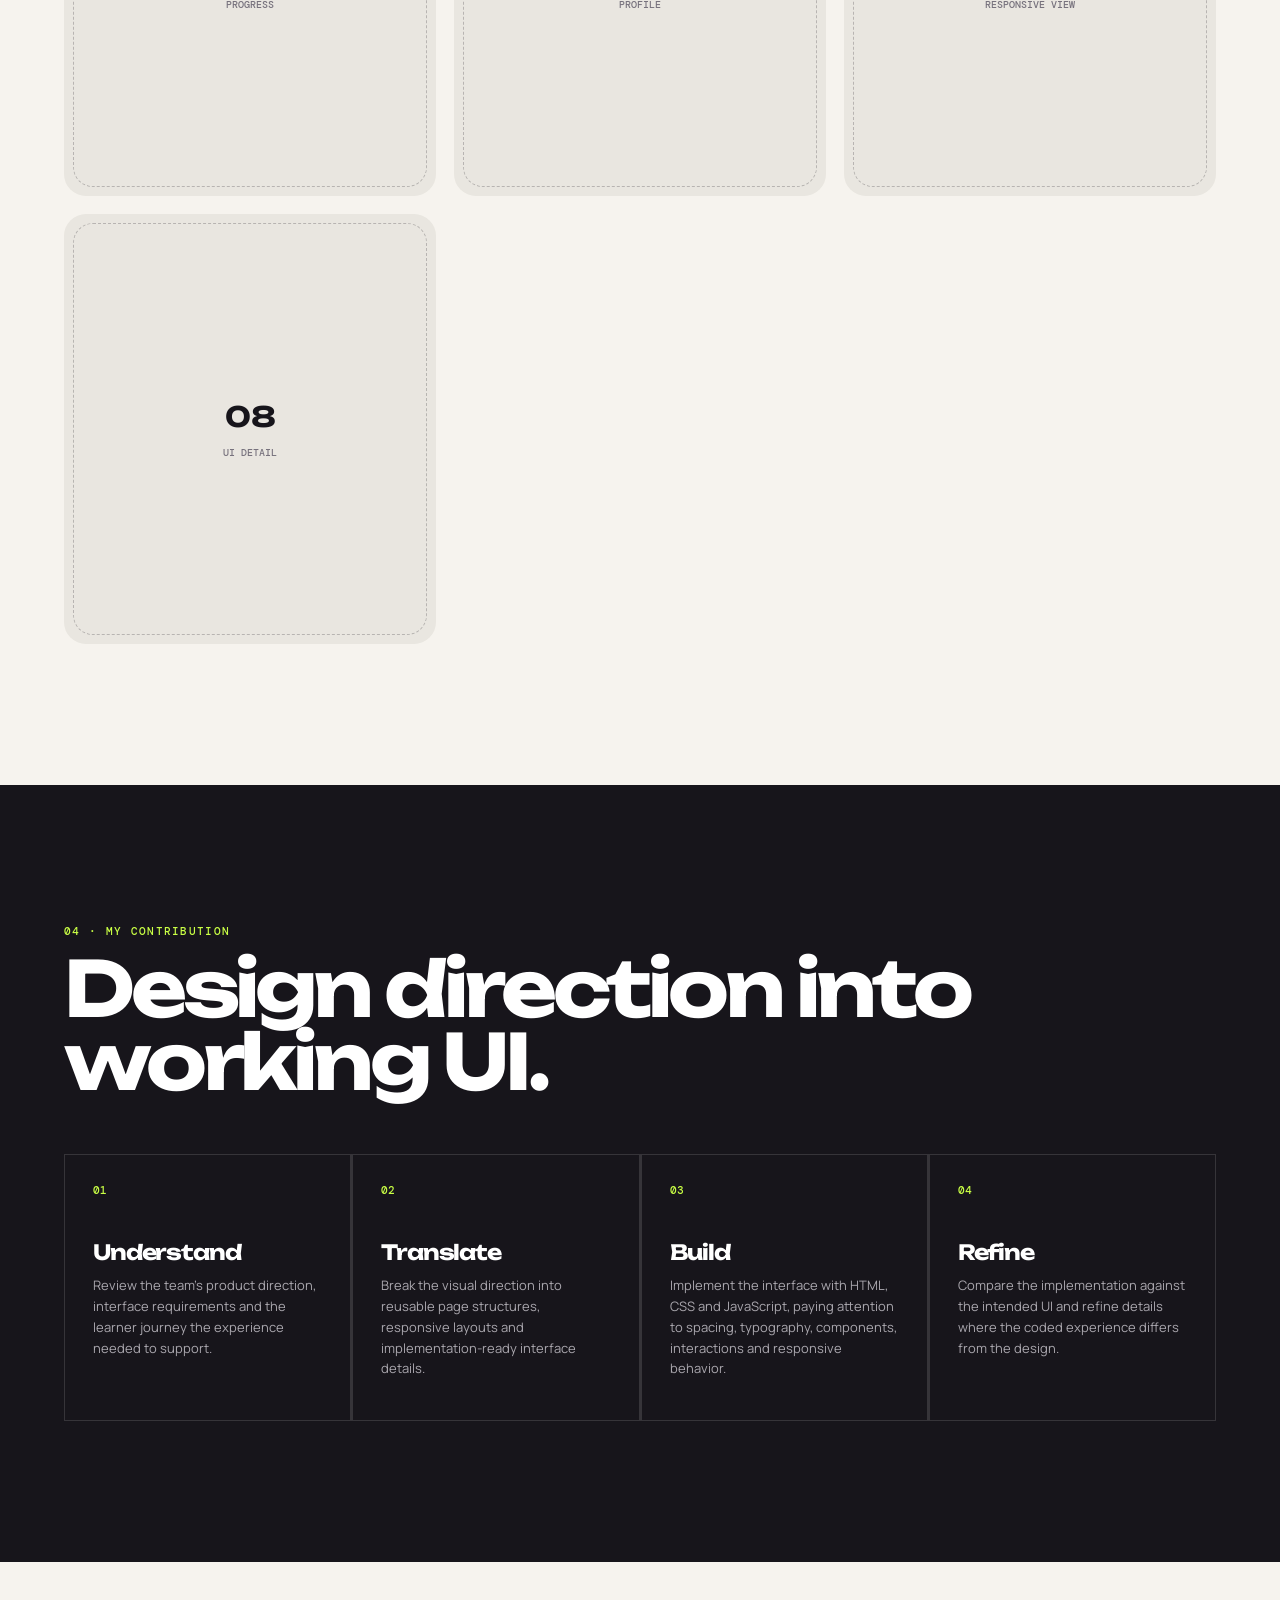
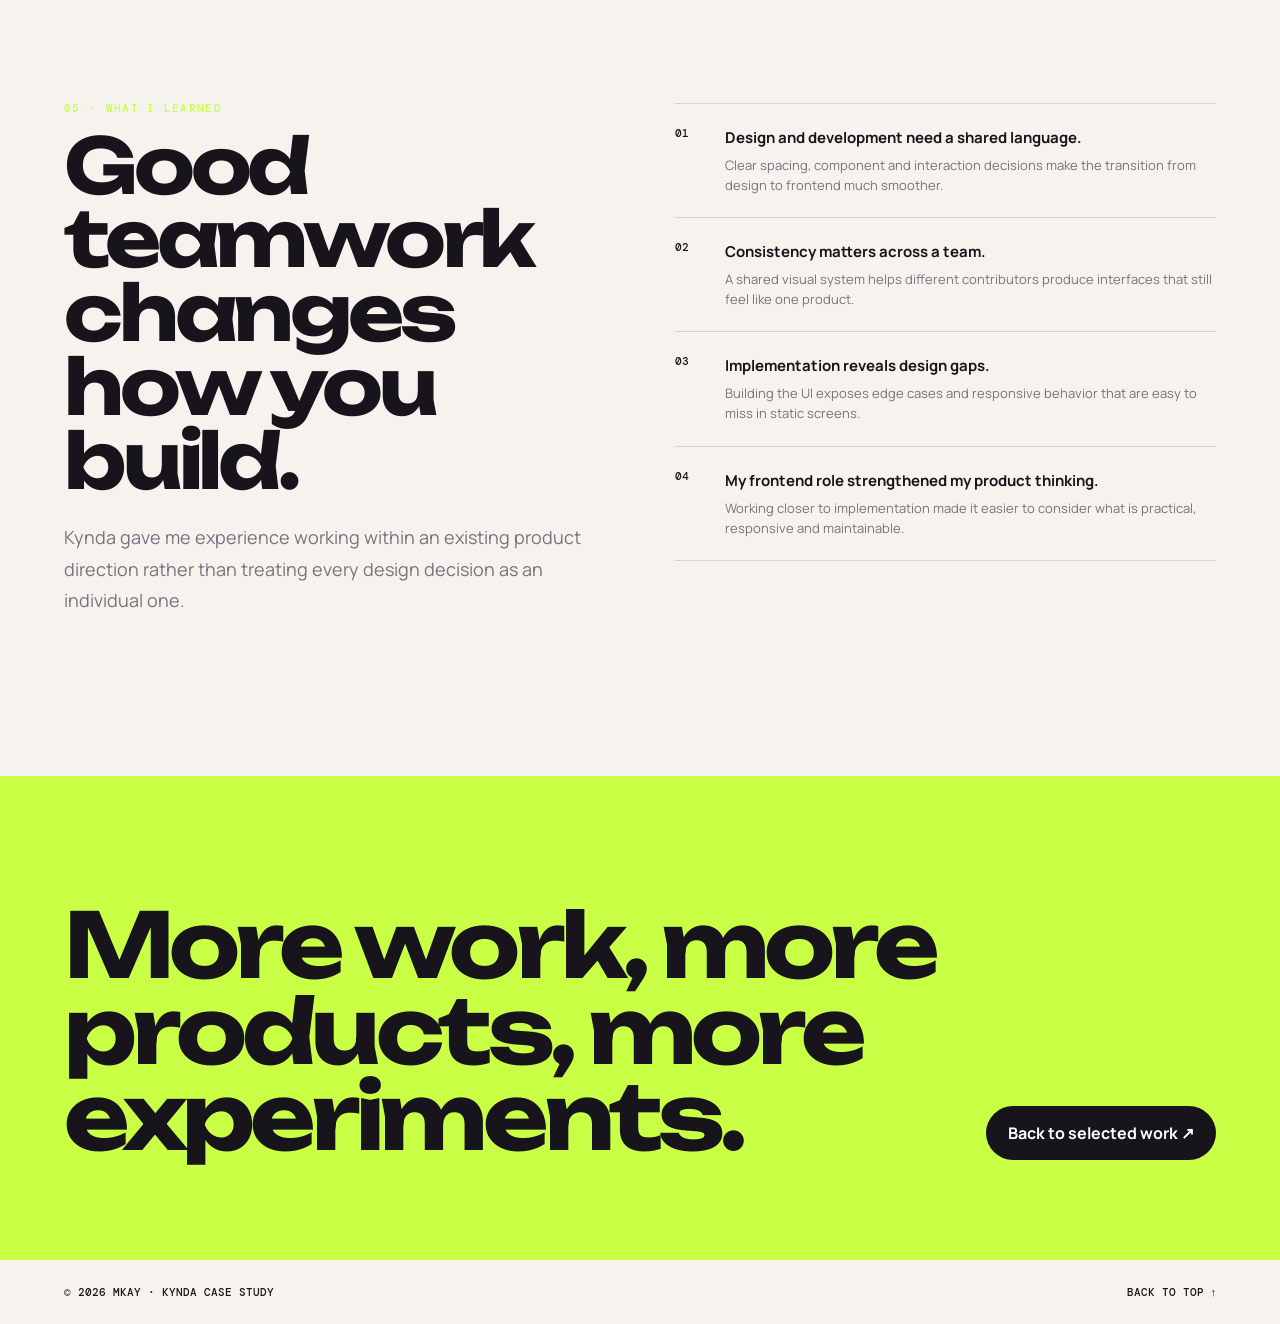
<file: kynda.html>
<!doctype html>
<html lang="en">
  <head>
    <meta charset="utf-8" />
    <meta name="viewport" content="width=device-width,initial-scale=1" />
    <meta
      name="description"
      content="Kynda — an educational app concept and team project by MKAY."
    />
    <title>Kynda — MKAY</title>
    <style>
      @import url("https://fonts.googleapis.com/css2?family=DM+Mono:wght@400;500&family=Manrope:wght@400;500;600;700;800&family=Unbounded:wght@500;600;700;800&display=swap");
      :root {
        --ink: #17151b;
        --paper: #f6f3ee;
        --lime: #c9ff45;
        --muted: #77727d;
        --line: rgba(23, 21, 27, 0.14);
        --g: clamp(20px, 5vw, 80px);
      }
      * {
        box-sizing: border-box;
      }
      html {
        scroll-behavior: smooth;
      }
      body {
        margin: 0;
        background: var(--paper);
        color: var(--ink);
        font-family: Manrope, Arial, sans-serif;
      }
      a {
        color: inherit;
        text-decoration: none;
      }
      ::selection {
        background: var(--lime);
      }
      .nav {
        position: fixed;
        z-index: 20;
        top: 18px;
        left: 50%;
        transform: translateX(-50%);
        width: min(calc(100% - 28px), 760px);
        padding: 9px;
        display: flex;
        align-items: center;
        justify-content: space-between;
        background: rgba(23, 21, 27, 0.9);
        color: #fff;
        border: 1px solid rgba(255, 255, 255, 0.14);
        border-radius: 999px;
        backdrop-filter: blur(18px);
      }
      .logo {
        font-family: Unbounded;
        font-weight: 800;
        font-size: 14px;
        padding: 10px 13px;
      }
      .nav-links {
        display: flex;
        gap: 3px;
        align-items: center;
      }
      .nav-links a {
        font-size: 13px;
        padding: 10px 13px;
        border-radius: 999px;
        color: #ddd;
      }
      .nav-links a:hover {
        background: #ffffff1a;
      }
      .back {
        background: #fff !important;
        color: var(--ink) !important;
        font-weight: 700;
      }
      .hero {
        background: var(--ink);
        color: #fff;
        padding: 150px var(--g) 70px;
        min-height: 78svh;
        display: flex;
        align-items: end;
      }
      .container {
        width: 100%;
        max-width: 1440px;
        margin: auto;
      }
      .hero-grid {
        display: grid;
        grid-template-columns: 1.2fr 0.8fr;
        gap: 60px;
        align-items: end;
      }
      .eyebrow {
        font: 500 11px/1 DM Mono;
        text-transform: uppercase;
        letter-spacing: 0.12em;
        color: var(--lime);
      }
      h1,
      h2,
      h3 {
        font-family: Unbounded;
        letter-spacing: -0.055em;
        line-height: 0.96;
      }
      h1 {
        font-size: clamp(52px, 10vw, 145px);
        margin: 22px 0 28px;
        max-width: 1050px;
      }
      .hero p {
        max-width: 650px;
        color: #c9c6ca;
        font-size: clamp(16px, 2vw, 21px);
        line-height: 1.6;
      }
      .meta {
        display: grid;
        grid-template-columns: repeat(2, 1fr);
        gap: 1px;
        background: #ffffff22;
        border: 1px solid #ffffff22;
        margin-top: 42px;
        max-width: 620px;
      }
      .meta div {
        padding: 20px;
        background: #17151b;
      }
      .meta label {
        display: block;
        font: 500 10px DM Mono;
        text-transform: uppercase;
        color: #99969d;
        margin-bottom: 8px;
      }
      .meta strong {
        font-size: 14px;
      }
      .hero-shot {
        aspect-ratio: 4/5;
        background: #25222a;
        border: 1px solid #ffffff22;
        border-radius: 28px;
        padding: 12px;
        transform: rotate(3deg);
      }
      .placeholder {
        height: 100%;
        border: 1px dashed #ffffff45;
        border-radius: 20px;
        display: flex;
        flex-direction: column;
        align-items: center;
        justify-content: center;
        text-align: center;
        padding: 25px;
        color: #aaa;
      }
      .placeholder b {
        font: 700 clamp(26px, 4vw, 55px) Unbounded;
        color: var(--lime);
      }
      .placeholder span {
        font: 500 10px DM Mono;
        text-transform: uppercase;
        margin-top: 12px;
      }
      .project-links {
        display: flex;
        flex-wrap: wrap;
        gap: 10px;
        margin-top: 30px;
      }
      .project-links .btn {
        font-size: 13px;
        padding: 13px 17px;
      }
      .project-links .primary {
        background: var(--lime);
        color: var(--ink);
      }
      .project-links .secondary {
        background: transparent;
        border: 1px solid #ffffff35;
        color: #fff;
      }
      .project-links .secondary:hover {
        background: #ffffff12;
      }
      .section {
        padding: clamp(80px, 11vw, 150px) var(--g);
      }
      .section.dark {
        background: var(--ink);
        color: #fff;
      }
      .intro-grid {
        display: grid;
        grid-template-columns: 0.7fr 1.3fr;
        gap: 70px;
      }
      .section h2 {
        font-size: clamp(38px, 6vw, 82px);
        margin: 15px 0 25px;
      }
      .copy {
        max-width: 760px;
        font-size: 18px;
        line-height: 1.75;
        color: var(--muted);
      }
      .dark .copy {
        color: #aaa7ae;
      }
      .role-grid {
        display: grid;
        grid-template-columns: repeat(4, 1fr);
        gap: 1px;
        background: var(--line);
        margin-top: 55px;
      }
      .role {
        background: var(--paper);
        padding: 30px;
        min-height: 170px;
      }
      .role label {
        font: 500 10px DM Mono;
        color: var(--muted);
        text-transform: uppercase;
      }
      .role strong {
        display: block;
        margin-top: 35px;
        font-size: 17px;
      }
      .feature-grid {
        display: grid;
        grid-template-columns: repeat(2, 1fr);
        gap: 24px;
        margin-top: 55px;
      }
      .feature {
        background: #fff;
        border: 1px solid #17151b12;
        border-radius: 25px;
        padding: 10px;
        box-shadow: 0 18px 45px #17151b0c;
      }
      .feature-visual {
        aspect-ratio: 16/10;
        border-radius: 18px;
        background: #e8e4de;
        overflow: hidden;
      }
      .feature-visual .placeholder {
        border-color: #17151b3b;
        color: var(--muted);
      }
      .feature-visual .placeholder b {
        color: var(--ink);
      }
      .feature-text {
        padding: 22px 16px 20px;
      }
      .feature h3 {
        font-size: 22px;
        margin: 0 0 10px;
      }
      .feature p {
        color: var(--muted);
        line-height: 1.6;
        font-size: 14px;
        margin: 0;
      }
      .gallery {
        display: grid;
        grid-template-columns: repeat(12, 1fr);
        gap: 18px;
        margin-top: 55px;
      }
      .screen {
        background: #e9e6e0;
        border-radius: 22px;
        padding: 9px;
        min-height: 430px;
      }
      .screen .placeholder {
        border-color: #17151b3b;
        color: var(--muted);
      }
      .screen .placeholder b {
        color: var(--ink);
        font-size: 28px;
      }
      .screen:nth-child(1) {
        grid-column: span 7;
      }
      .screen:nth-child(2) {
        grid-column: span 5;
      }
      .screen:nth-child(3) {
        grid-column: span 5;
      }
      .screen:nth-child(4) {
        grid-column: span 7;
      }
      .screen:nth-child(5) {
        grid-column: span 4;
      }
      .screen:nth-child(6) {
        grid-column: span 4;
      }
      .screen:nth-child(7) {
        grid-column: span 4;
      }
      .screen:nth-child(8) {
        grid-column: span 4;
      }
      .process {
        display: grid;
        grid-template-columns: repeat(4, 1fr);
        gap: 1px;
        background: #ffffff22;
        margin-top: 55px;
      }
      .step {
        background: var(--ink);
        border: 1px solid #ffffff22;
        padding: 28px;
        min-height: 240px;
      }
      .step-no {
        color: var(--lime);
        font: 500 11px DM Mono;
      }
      .step h3 {
        font-size: 21px;
        margin: 45px 0 12px;
      }
      .step p {
        color: #aaa7ae;
        font-size: 13px;
        line-height: 1.6;
      }
      .takeaways {
        display: grid;
        grid-template-columns: 1fr 1fr;
        gap: 70px;
        align-items: start;
      }
      .list {
        border-top: 1px solid var(--line);
      }
      .item {
        padding: 22px 0;
        border-bottom: 1px solid var(--line);
        display: grid;
        grid-template-columns: 35px 1fr;
        gap: 15px;
      }
      .item b {
        font: 500 11px DM Mono;
      }
      .item strong {
        font-size: 15px;
      }
      .item p {
        margin: 7px 0 0;
        color: var(--muted);
        font-size: 13px;
        line-height: 1.55;
      }
      .cta {
        background: var(--lime);
        padding: 100px var(--g);
      }
      .cta-inner {
        display: flex;
        justify-content: space-between;
        gap: 40px;
        align-items: end;
      }
      .cta h2 {
        font-size: clamp(42px, 7vw, 95px);
        max-width: 900px;
        margin: 15px 0 0;
      }
      .btn {
        display: inline-flex;
        align-items: center;
        gap: 10px;
        background: var(--ink);
        color: #fff;
        padding: 16px 22px;
        border-radius: 999px;
        font-weight: 700;
        white-space: nowrap;
      }
      .footer {
        padding: 25px var(--g);
        display: flex;
        justify-content: space-between;
        background: var(--paper);
        font: 500 11px DM Mono;
        text-transform: uppercase;
      }
      .footer a:hover {
        text-decoration: underline;
      }
      @media (max-width: 900px) {
        .nav-links a:not(.back) {
          display: none;
        }
        .hero {
          padding-top: 120px;
        }
        .hero-grid,
        .intro-grid,
        .takeaways {
          grid-template-columns: 1fr;
        }
        .hero-shot {
          max-width: 430px;
          width: 80%;
          justify-self: center;
        }
        .role-grid,
        .process {
          grid-template-columns: 1fr 1fr;
        }
        .feature-grid {
          grid-template-columns: 1fr;
        }
        .gallery {
          grid-template-columns: 1fr 1fr;
        }
        .screen,
        .screen:nth-child(n) {
          grid-column: span 1;
          min-height: 330px;
        }
        .cta-inner {
          align-items: start;
          flex-direction: column;
        }
      }
      @media (max-width: 560px) {
        .role-grid,
        .process,
        .gallery {
          grid-template-columns: 1fr;
        }
        .screen,
        .screen:nth-child(n) {
          grid-column: span 1;
          min-height: 300px;
        }
        .meta {
          grid-template-columns: 1fr;
        }
        .hero-shot {
          width: 100%;
        }
        .footer {
          flex-direction: column;
          gap: 12px;
        }
        .project-links {
          display: grid;
          grid-template-columns: 1fr;
        }
        .project-links .btn {
          justify-content: center;
        }
      }
    </style>
  </head>
  <body>
    <nav class="nav">
      <a class="logo" href="index.html">MKAY</a>
      <div class="nav-links">
        <a href="#overview">Overview</a><a href="#features">Features</a
        ><a href="#screens">Screens</a><a href="#process">Process</a
        ><a class="back" href="index.html#work">← Back to work</a>
      </div>
    </nav>
    <header class="hero">
      <div class="container hero-grid">
        <div>
          <div class="eyebrow">Selected work · Team project</div>
          <h1>Kynda</h1>
          <p>
            An educational app concept designed as a team project, focused on
            making learning content easier to access, understand and engage with
            through a simple digital experience.
          </p>
          <div class="project-links">
            <a class="btn primary" href="#" aria-label="View live Kynda project"
              >↗ View Live Project</a
            ><a class="btn secondary" href="#" aria-label="View Kynda prototype"
              >↗ View Prototype</a
            ><a
              class="btn secondary"
              href="#"
              aria-label="View Kynda project files"
              >↗ Project Files</a
            >
          </div>
          <div class="meta">
            <div><label>Role</label><strong>UI/UX · Frontend</strong></div>
            <div><label>Project</label><strong>Team project</strong></div>
            <div><label>Focus</label><strong>Educational product</strong></div>
            <div>
              <label>Contribution</label
              ><strong>HTML · CSS · JavaScript</strong>
            </div>
          </div>
        </div>
        <div class="hero-shot">
          <div class="placeholder">
            <b>KYNDA</b
            ><span>Hero product screenshot<br />Drop image here</span>
          </div>
        </div>
      </div>
    </header>
    <section class="section" id="overview">
      <div class="container">
        <div class="intro-grid">
          <div>
            <div class="eyebrow">01 · Overview</div>
            <h2>Learning, made more accessible.</h2>
          </div>
          <div>
            <p class="copy">
              Kynda is an educational product concept created as a team project.
              The goal was to shape a digital learning experience that feels
              clear, approachable and easy to navigate rather than overwhelming
              the learner with unnecessary complexity.
            </p>
            <p class="copy">
              My contribution focused on frontend implementation, translating
              the team's product direction and UI decisions into responsive web
              screens using HTML, CSS and JavaScript.
            </p>
          </div>
        </div>
        <div class="role-grid">
          <div class="role">
            <label>01 · Project</label><strong>Team project</strong>
          </div>
          <div class="role">
            <label>02 · Role</label><strong>Frontend Developer</strong>
          </div>
          <div class="role">
            <label>03 · Contribution</label
            ><strong>HTML · CSS · JavaScript</strong>
          </div>
          <div class="role">
            <label>04 · Focus</label><strong>Educational UX</strong>
          </div>
        </div>
      </div>
    </section>
    <section class="section dark" id="features">
      <div class="container">
        <div class="eyebrow">02 · Product direction</div>
        <h2>Simple enough to keep learning moving.</h2>
        <p class="copy">
          The interface direction centered on clear hierarchy, accessible
          content and straightforward navigation. The final case study can be
          expanded with the exact product flows and decisions from the original
          team work.
        </p>
        <div class="feature-grid">
          <article class="feature">
            <div class="feature-visual">
              <div class="placeholder">
                <b>LEARN</b><span>Learning experience screenshot</span>
              </div>
            </div>
            <div class="feature-text">
              <h3>Learning experience</h3>
              <p>
                A focused space for learners to access educational content
                without unnecessary navigation friction.
              </p>
            </div>
          </article>
          <article class="feature">
            <div class="feature-visual">
              <div class="placeholder">
                <b>CONTENT</b><span>Content screen screenshot</span>
              </div>
            </div>
            <div class="feature-text">
              <h3>Clear content hierarchy</h3>
              <p>
                Information is presented in a way that helps learners understand
                what to do next and where to find the material they need.
              </p>
            </div>
          </article>
          <article class="feature">
            <div class="feature-visual">
              <div class="placeholder">
                <b>PROGRESS</b><span>Progress screen screenshot</span>
              </div>
            </div>
            <div class="feature-text">
              <h3>Progress & continuity</h3>
              <p>
                Learning states can be surfaced clearly so the experience feels
                continuous rather than like a collection of disconnected pages.
              </p>
            </div>
          </article>
          <article class="feature">
            <div class="feature-visual">
              <div class="placeholder">
                <b>RESPONSIVE</b><span>Responsive UI screenshot</span>
              </div>
            </div>
            <div class="feature-text">
              <h3>Responsive interface</h3>
              <p>
                The frontend work focused on translating the design into layouts
                that remain usable across different screen sizes.
              </p>
            </div>
          </article>
        </div>
      </div>
    </section>
    <section class="section" id="screens">
      <div class="container">
        <div class="eyebrow">03 · Product screens</div>
        <h2>The interface in context.</h2>
        <p class="copy">
          Use these prepared slots for the final Kynda screenshots, Figma
          exports or selected implementation views. The gallery is intentionally
          flexible so the strongest screens can be featured later.
        </p>
        <div class="gallery">
          <div class="screen">
            <div class="placeholder"><b>01</b><span>Landing / Home</span></div>
          </div>
          <div class="screen">
            <div class="placeholder">
              <b>02</b><span>Learning dashboard</span>
            </div>
          </div>
          <div class="screen">
            <div class="placeholder"><b>03</b><span>Course / lesson</span></div>
          </div>
          <div class="screen">
            <div class="placeholder"><b>04</b><span>Content view</span></div>
          </div>
          <div class="screen">
            <div class="placeholder"><b>05</b><span>Progress</span></div>
          </div>
          <div class="screen">
            <div class="placeholder"><b>06</b><span>Profile</span></div>
          </div>
          <div class="screen">
            <div class="placeholder"><b>07</b><span>Responsive view</span></div>
          </div>
          <div class="screen">
            <div class="placeholder"><b>08</b><span>UI detail</span></div>
          </div>
        </div>
      </div>
    </section>
    <section class="section dark" id="process">
      <div class="container">
        <div class="eyebrow">04 · My contribution</div>
        <h2>Design direction into working UI.</h2>
        <div class="process">
          <div class="step">
            <div class="step-no">01</div>
            <h3>Understand</h3>
            <p>
              Review the team's product direction, interface requirements and
              the learner journey the experience needed to support.
            </p>
          </div>
          <div class="step">
            <div class="step-no">02</div>
            <h3>Translate</h3>
            <p>
              Break the visual direction into reusable page structures,
              responsive layouts and implementation-ready interface details.
            </p>
          </div>
          <div class="step">
            <div class="step-no">03</div>
            <h3>Build</h3>
            <p>
              Implement the interface with HTML, CSS and JavaScript, paying
              attention to spacing, typography, components, interactions and
              responsive behavior.
            </p>
          </div>
          <div class="step">
            <div class="step-no">04</div>
            <h3>Refine</h3>
            <p>
              Compare the implementation against the intended UI and refine
              details where the coded experience differs from the design.
            </p>
          </div>
        </div>
      </div>
    </section>
    <section class="section">
      <div class="container takeaways">
        <div>
          <div class="eyebrow">05 · What I learned</div>
          <h2>Good teamwork changes how you build.</h2>
          <p class="copy">
            Kynda gave me experience working within an existing product
            direction rather than treating every design decision as an
            individual one.
          </p>
        </div>
        <div class="list">
          <div class="item">
            <b>01</b>
            <div>
              <strong>Design and development need a shared language.</strong>
              <p>
                Clear spacing, component and interaction decisions make the
                transition from design to frontend much smoother.
              </p>
            </div>
          </div>
          <div class="item">
            <b>02</b>
            <div>
              <strong>Consistency matters across a team.</strong>
              <p>
                A shared visual system helps different contributors produce
                interfaces that still feel like one product.
              </p>
            </div>
          </div>
          <div class="item">
            <b>03</b>
            <div>
              <strong>Implementation reveals design gaps.</strong>
              <p>
                Building the UI exposes edge cases and responsive behavior that
                are easy to miss in static screens.
              </p>
            </div>
          </div>
          <div class="item">
            <b>04</b>
            <div>
              <strong
                >My frontend role strengthened my product thinking.</strong
              >
              <p>
                Working closer to implementation made it easier to consider what
                is practical, responsive and maintainable.
              </p>
            </div>
          </div>
        </div>
      </div>
    </section>
    <section class="cta">
      <div class="container cta-inner">
        <div>
          <div class="eyebrow">Next project</div>
          <h2>More work, more products, more experiments.</h2>
        </div>
        <a class="btn" href="index.html#work">Back to selected work ↗</a>
      </div>
    </section>
    <footer class="footer">
      <span>© 2026 MKAY · Kynda Case Study</span
      ><a href="#top">Back to top ↑</a>
    </footer>
  </body>
</html>
</file>
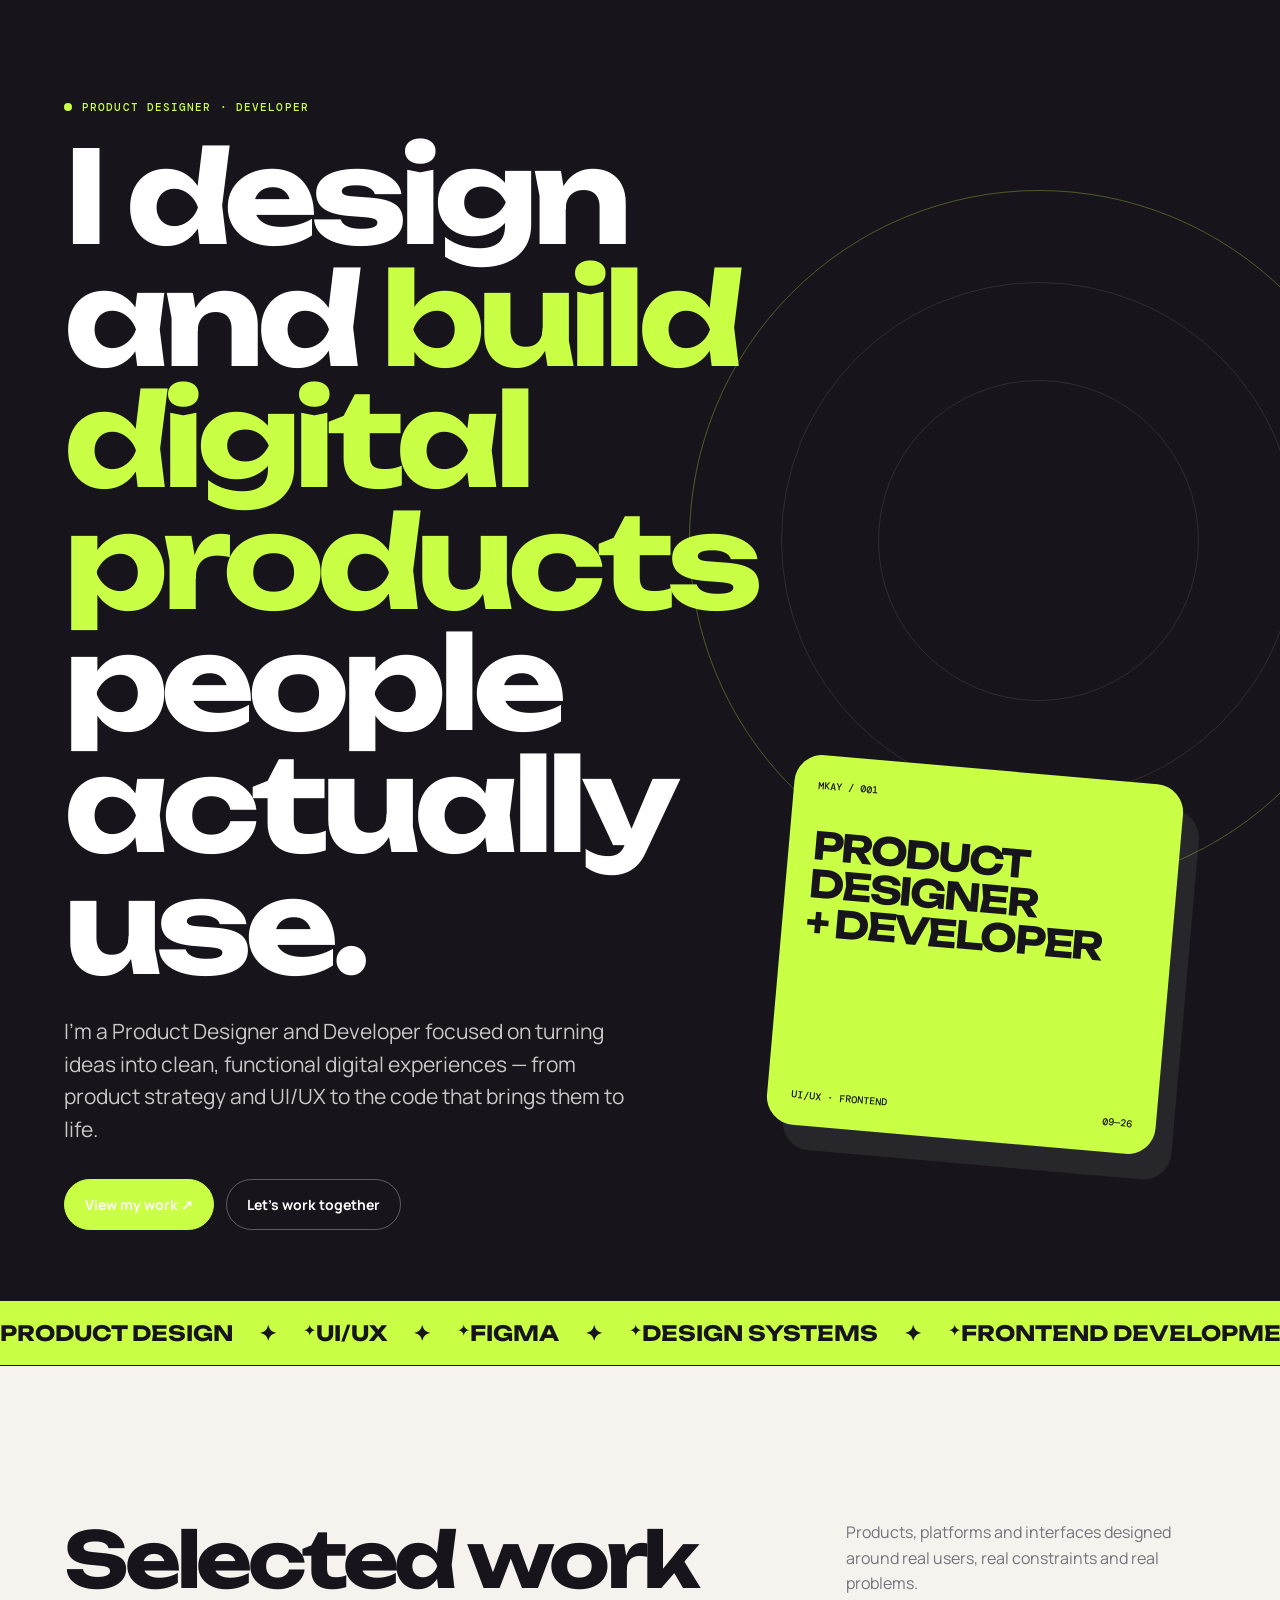
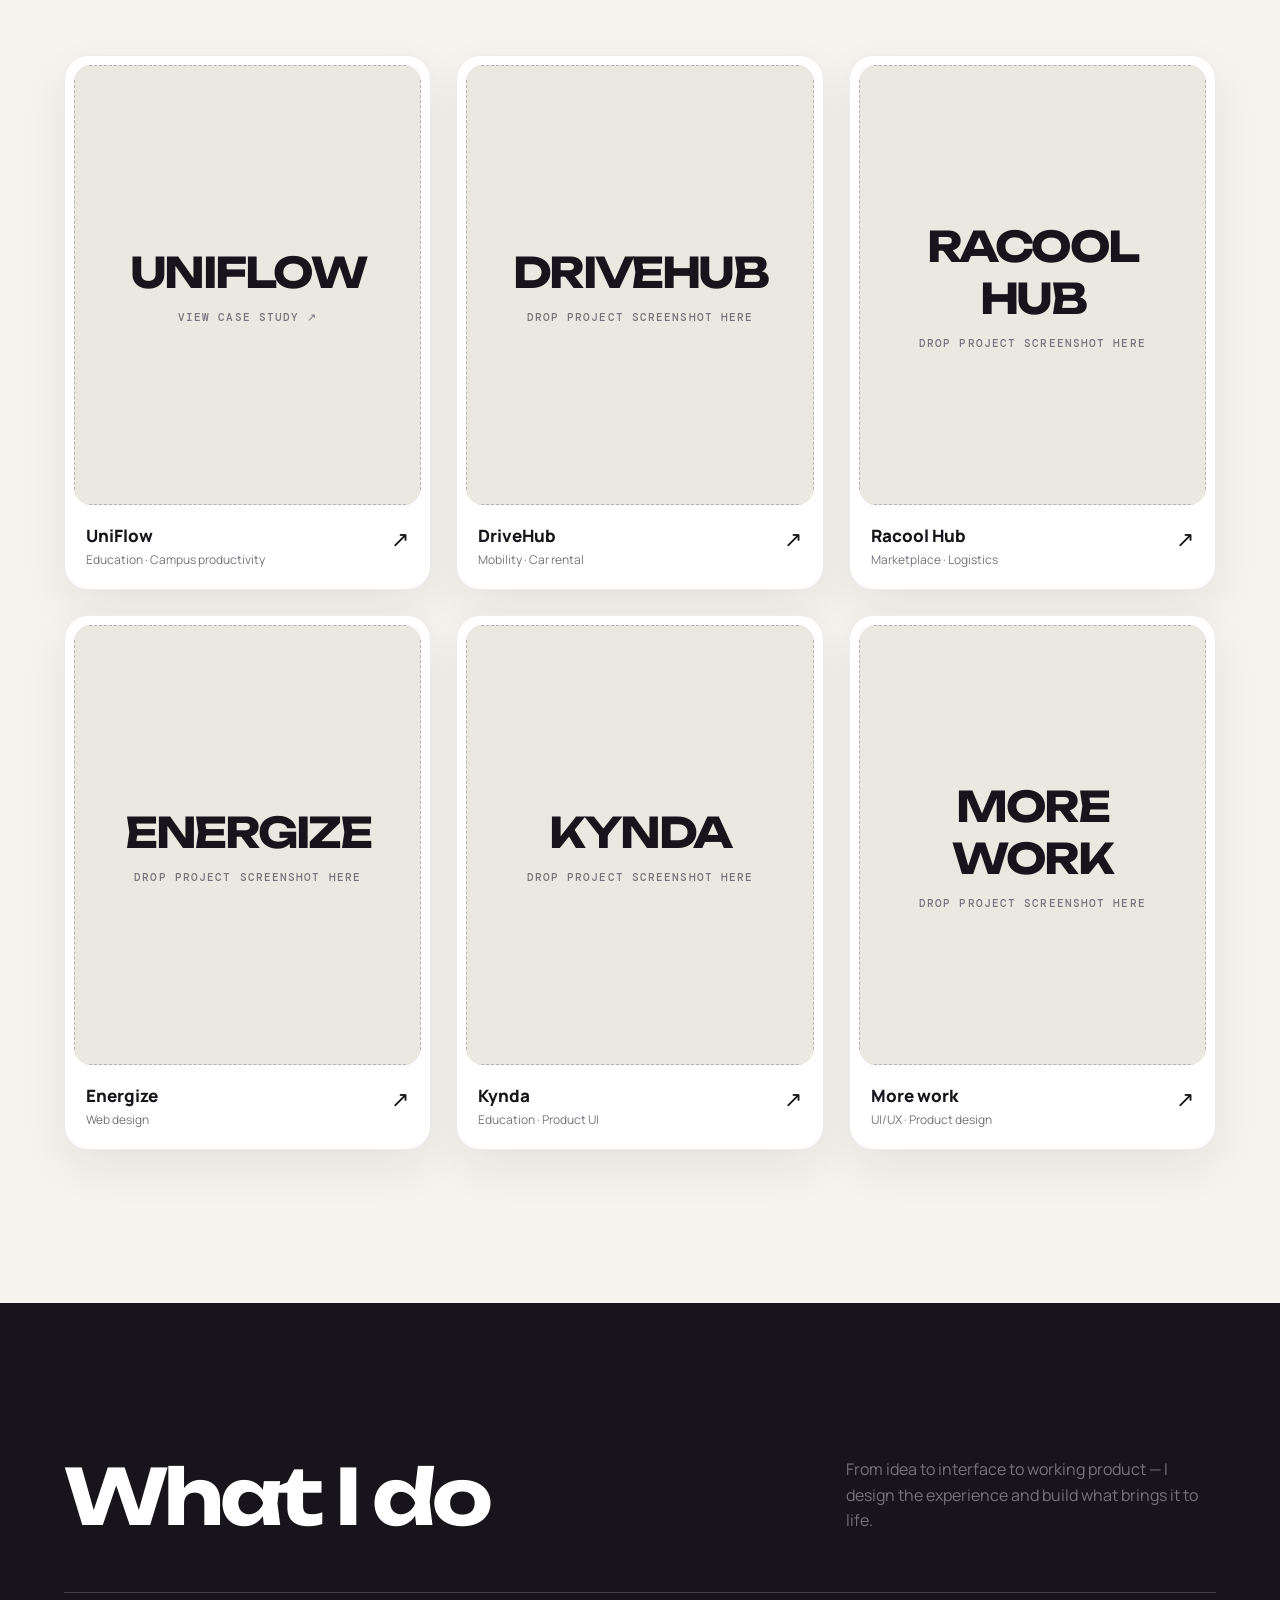
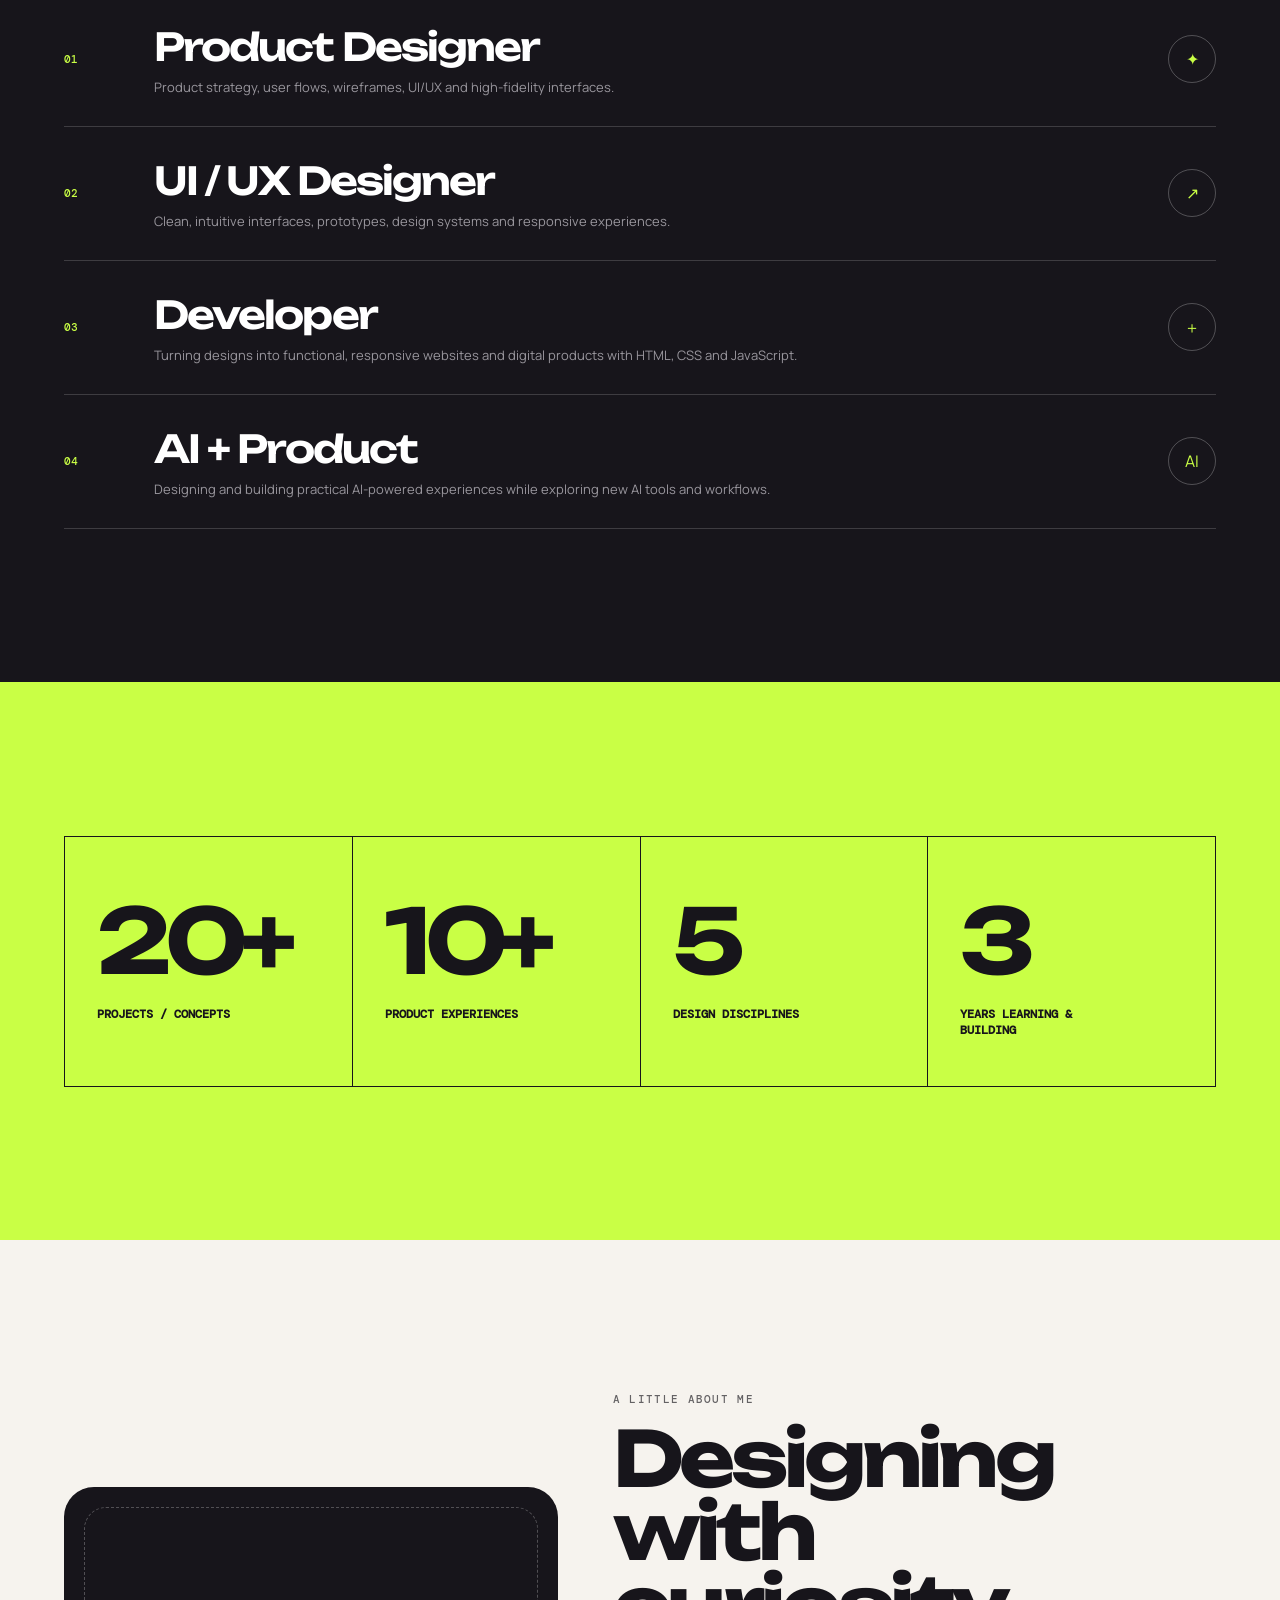
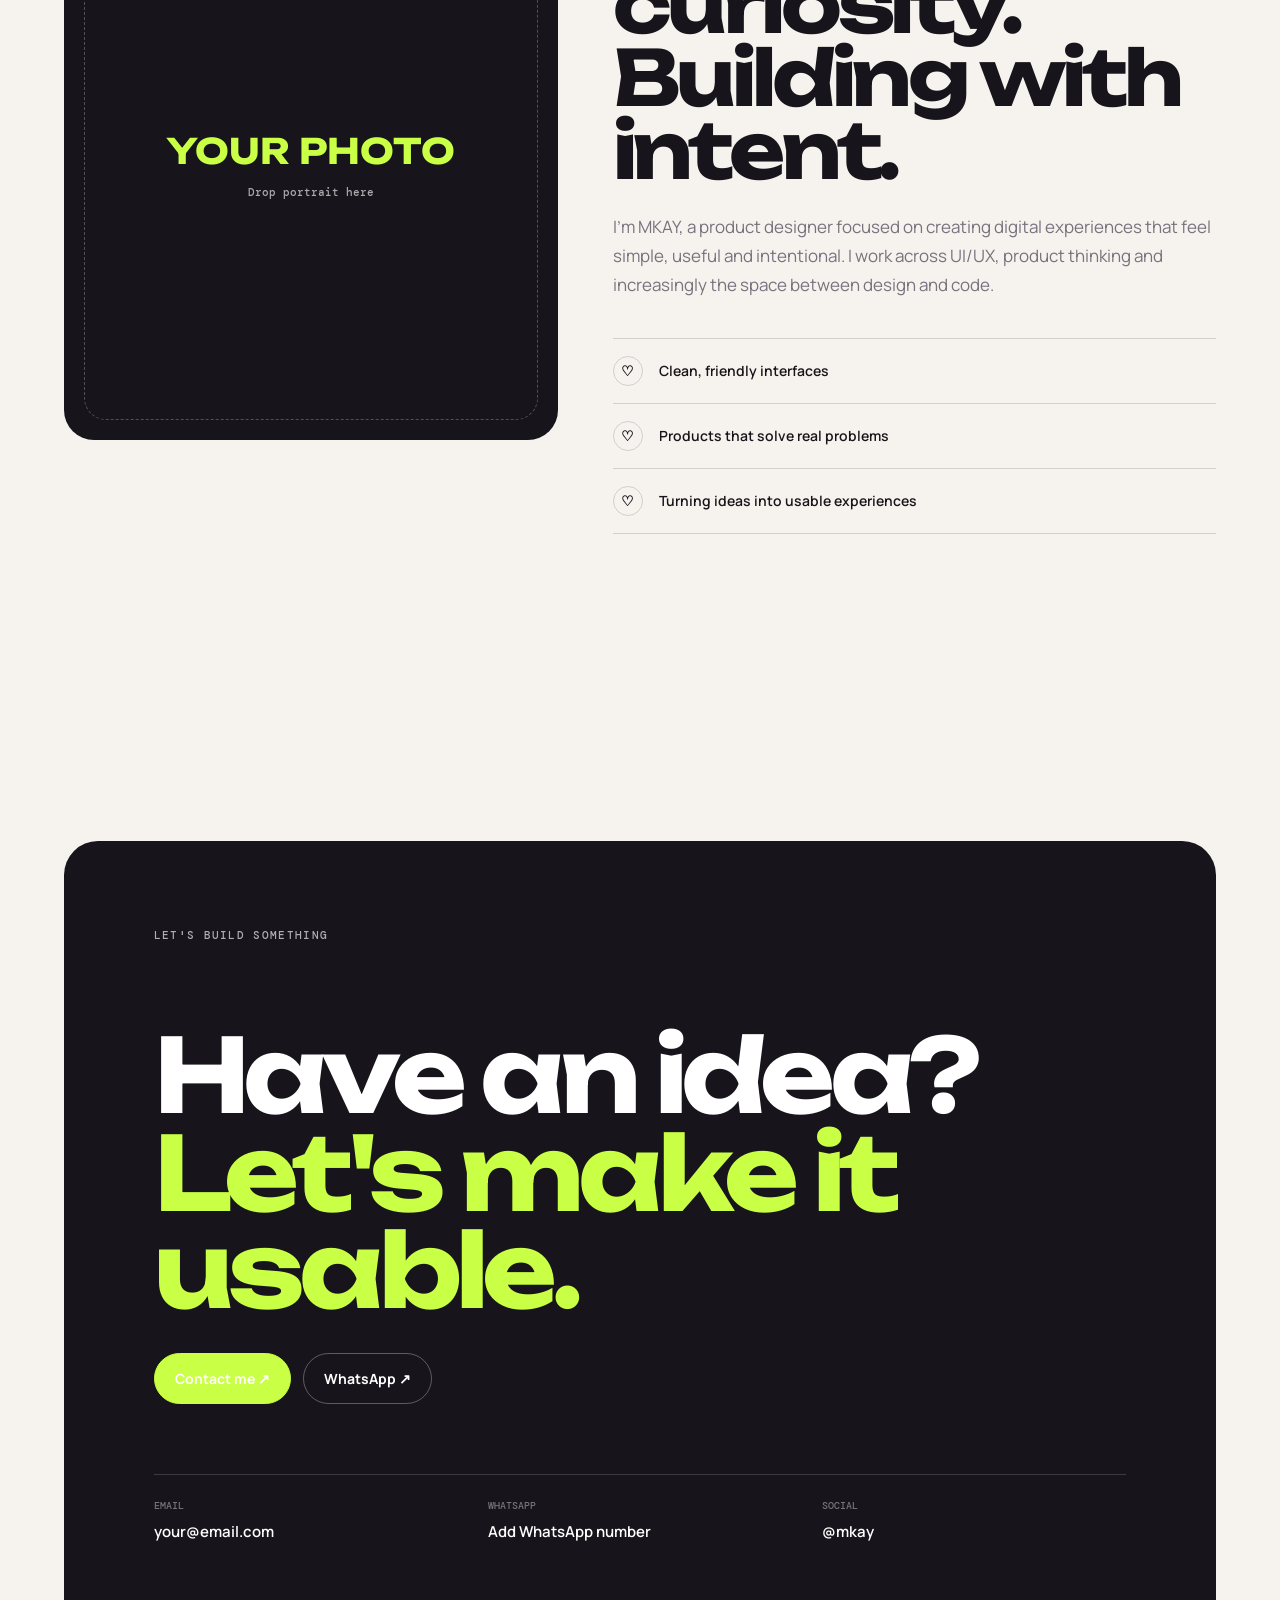
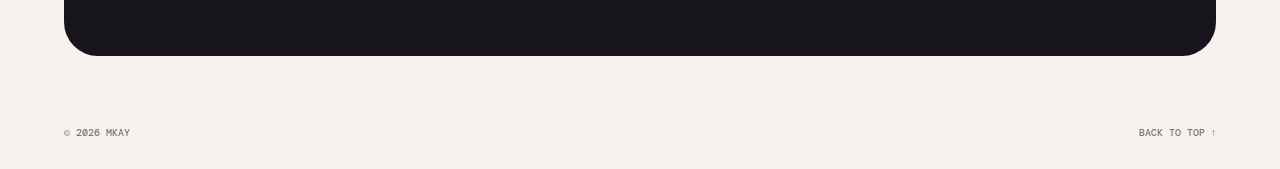
<file: portfolio.html>
<!doctype html>
<html lang="en">
  <head>
    <meta charset="utf-8" />
    <meta name="viewport" content="width=device-width,initial-scale=1" />
    <meta name="description" content="MKAY — Product Designer" />
    <title>MKAY — Product Designer</title>
    <style>
      @import url("https://fonts.googleapis.com/css2?family=DM+Mono:wght@400;500&family=Manrope:wght@400;500;600;700;800&family=Unbounded:wght@500;600;700;800&display=swap");
      :root {
        --ink: #17151b;
        --paper: #f6f3ee;
        --lime: #c9ff45;
        --muted: #77727d;
        --line: rgba(23, 21, 27, 0.16);
        --g: clamp(22px, 5vw, 82px);
        --ease: cubic-bezier(0.2, 0.8, 0.2, 1);
      }
      * {
        box-sizing: border-box;
      }
      html {
        scroll-behavior: smooth;
      }
      body {
        margin: 0;
        background: var(--paper);
        color: var(--ink);
        font-family: Manrope, Arial, sans-serif;
        overflow-x: hidden;
      }
      a {
        color: inherit;
        text-decoration: none;
      }
      ::selection {
        background: var(--lime);
      }
      .nav {
        position: fixed;
        z-index: 50;
        top: 18px;
        left: 50%;
        transform: translate(-50%, -150%);
        width: min(calc(100% - 28px), 760px);
        padding: 9px;
        display: flex;
        align-items: center;
        justify-content: space-between;
        gap: 8px;
        background: rgba(23, 21, 27, 0.88);
        color: #fff;
        border: 1px solid rgba(255, 255, 255, 0.14);
        border-radius: 999px;
        backdrop-filter: blur(18px);
        transition: transform 0.8s var(--ease);
      }
      .nav.visible {
        transform: translate(-50%, 0);
      }
      .logo {
        font-family: Unbounded;
        font-weight: 800;
        font-size: 14px;
        padding: 10px 13px;
        display: flex;
        gap: 7px;
        align-items: center;
      }
      .logo-dot,
      .hero-kicker span {
        width: 8px;
        height: 8px;
        border-radius: 50%;
        background: var(--lime);
      }
      .nav-links {
        display: flex;
        gap: 3px;
      }
      .nav-links a {
        font-size: 13px;
        padding: 10px 13px;
        border-radius: 999px;
        color: #ddd;
      }
      .nav-links a:hover {
        background: #ffffff1a;
      }
      .nav-cta {
        background: #fff;
        color: var(--ink) !important;
        padding: 10px 13px;
        border-radius: 999px;
        font-size: 13px;
        font-weight: 700;
      }
      .nav-cta .dot {
        display: inline-block;
        width: 7px;
        height: 7px;
        border-radius: 50%;
        background: #62c66b;
        margin-right: 6px;
      }
      .nav-contact {
        position: relative;
      }
      .nav-cta {
        border: 0;
        font-family: inherit;
        cursor: pointer;
        display: flex;
        align-items: center;
        gap: 5px;
      }
      .nav-cta .chevron {
        font-size: 15px;
        line-height: 1;
        margin-left: 2px;
        transition: transform 0.25s ease;
      }
      .nav-contact.open .nav-cta .chevron {
        transform: rotate(180deg);
      }
      .contact-menu {
        position: absolute;
        right: 0;
        top: calc(100% + 10px);
        width: 220px;
        padding: 7px;
        background: rgba(23, 21, 27, 0.96);
        border: 1px solid rgba(255, 255, 255, 0.14);
        border-radius: 18px;
        box-shadow: 0 18px 50px #0004;
        backdrop-filter: blur(18px);
        opacity: 0;
        visibility: hidden;
        transform: translateY(-6px) scale(0.98);
        transform-origin: top right;
        transition:
          opacity 0.2s ease,
          transform 0.2s ease,
          visibility 0.2s ease;
      }
      .nav-contact.open .contact-menu {
        opacity: 1;
        visibility: visible;
        transform: translateY(0) scale(1);
      }
      .contact-menu a {
        display: flex;
        align-items: center;
        gap: 11px;
        padding: 11px;
        border-radius: 12px;
        color: #fff;
      }
      .contact-menu a:hover {
        background: #ffffff12;
      }
      .contact-icon {
        width: 30px;
        height: 30px;
        border-radius: 9px;
        background: #ffffff12;
        display: grid;
        place-items: center;
        font-size: 14px;
      }
      .contact-menu strong {
        display: block;
        font-size: 12px;
      }
      .contact-menu small {
        display: block;
        margin-top: 2px;
        color: #aaa;
        font-size: 10px;
      }
      section {
        position: relative;
        padding: clamp(92px, 12vw, 170px) var(--g);
      }
      .container {
        width: 100%;
        max-width: 1440px;
        margin: auto;
      }
      .eyebrow {
        font: 500 11px/1 DM Mono;
        text-transform: uppercase;
        letter-spacing: 0.12em;
        opacity: 0.65;
      }
      .display {
        font-family: Unbounded;
        letter-spacing: -0.055em;
        line-height: 0.95;
      }
      .reveal {
        opacity: 0;
        transform: translateY(50px);
        transition:
          opacity 0.9s var(--ease),
          transform 0.9s var(--ease);
      }
      .reveal.left {
        transform: translateX(-70px) rotate(-2deg);
      }
      .reveal.right {
        transform: translateX(70px) rotate(2deg);
      }
      .reveal.scale {
        transform: scale(0.84) rotate(-3deg);
      }
      .reveal.in {
        opacity: 1;
        transform: none;
      }
      .hero {
        min-height: 100svh;
        background: var(--ink);
        color: #fff;
        display: flex;
        align-items: center;
        padding-top: 100px;
        padding-bottom: 70px;
        overflow: hidden;
      }
      .hero-grid {
        max-width: 1440px;
        margin: auto;
        width: 100%;
        display: grid;
        grid-template-columns: 1.25fr 0.75fr;
        gap: 48px;
        align-items: center;
        position: relative;
      }
      .hero-kicker {
        display: flex;
        align-items: center;
        gap: 10px;
        color: var(--lime);
        font: 500 11px DM Mono;
        text-transform: uppercase;
        letter-spacing: 0.1em;
        margin-bottom: 22px;
      }
      .hero h1 {
        font-size: clamp(48px, 10vw, 142px);
        max-width: 1000px;
        margin: 0 0 28px;
      }
      .hero h1 .accent {
        color: var(--lime);
      }
      .hero-sub {
        max-width: 570px;
        color: #c9c6ca;
        font-size: clamp(16px, 2vw, 21px);
        line-height: 1.55;
      }
      .hero-actions {
        display: flex;
        flex-wrap: wrap;
        gap: 12px;
        margin-top: 34px;
      }
      .btn {
        display: inline-flex;
        align-items: center;
        justify-content: center;
        gap: 14px;
        border: 1px solid #fff;
        padding: 15px 20px;
        border-radius: 999px;
        font-weight: 700;
        font-size: 14px;
        transition:
          transform 0.3s var(--ease),
          background 0.3s;
      }
      .btn:hover {
        transform: translateY(-4px);
      }
      .btn.primary {
        background: var(--lime);
        border-color: var(--lime);
      }
      .btn.secondary {
        color: #fff;
        border-color: #ffffff4d;
      }
      .hero-orb {
        position: absolute;
        width: min(65vw, 700px);
        aspect-ratio: 1;
        border: 1px solid #c9ff454d;
        border-radius: 50%;
        right: -15%;
        top: 8%;
      }
      .hero-orb:before,
      .hero-orb:after {
        content: "";
        position: absolute;
        border: 1px solid #ffffff1a;
        border-radius: 50%;
      }
      .hero-orb:before {
        inset: 13%;
      }
      .hero-orb:after {
        inset: 27%;
      }
      .hero-card {
        position: absolute;
        right: 4%;
        bottom: 8%;
        width: min(31vw, 390px);
        aspect-ratio: 1.05;
        background: var(--lime);
        color: var(--ink);
        padding: 24px;
        border-radius: 28px;
        transform: rotate(5deg);
        box-shadow: 18px 24px #ffffff12;
      }
      .hero-card .mini {
        font: 500 10px DM Mono;
        text-transform: uppercase;
      }
      .hero-card strong {
        display: block;
        font-family: Unbounded;
        font-size: clamp(20px, 3vw, 38px);
        line-height: 1;
        margin-top: 35px;
        letter-spacing: -0.06em;
      }
      .hero-card .bottom {
        position: absolute;
        bottom: 24px;
        left: 24px;
        right: 24px;
        display: flex;
        justify-content: space-between;
        font: 500 10px DM Mono;
      }
      .marquee {
        background: var(--lime);
        color: var(--ink);
        padding: 18px 0;
        overflow: hidden;
        border-block: 1px solid var(--ink);
      }
      .marquee-track {
        display: flex;
        width: max-content;
        animation: marquee 28s linear infinite;
      }
      .marquee-item {
        font: 700 clamp(15px, 1.7vw, 21px) Unbounded;
        white-space: nowrap;
        display: flex;
        align-items: center;
      }
      .marquee-item:after {
        content: "✦";
        margin: 0 26px;
        font-family: Manrope;
      }
      @keyframes marquee {
        to {
          transform: translateX(-50%);
        }
      }
      .work {
        background: var(--paper);
      }
      .section-head,
      .services-head {
        display: flex;
        align-items: flex-end;
        justify-content: space-between;
        gap: 30px;
        margin-bottom: 58px;
      }
      .section-head h2,
      .services h2 {
        font-size: clamp(38px, 6vw, 82px);
        margin: 0;
      }
      .section-head p,
      .services-intro {
        max-width: 370px;
        color: var(--muted);
        line-height: 1.6;
        margin: 0;
      }
      .projects {
        display: grid;
        grid-template-columns: repeat(3, 1fr);
        gap: 25px;
      }
      .project {
        display: block;
        background: #fff;
        border: 1px solid #17151b14;
        border-radius: 24px;
        padding: 9px;
        box-shadow: 0 18px 45px #17151b12;
        transition:
          transform 0.5s var(--ease),
          box-shadow 0.5s;
      }
      .project:hover {
        transform: translateY(-9px) rotate(-0.4deg);
        box-shadow: 0 28px 60px #17151b1f;
      }
      .project-visual {
        height: 440px;
        border-radius: 17px;
        overflow: hidden;
        background: #e8e4de;
      }
      .placeholder {
        width: 100%;
        height: 100%;
        display: flex;
        flex-direction: column;
        align-items: center;
        justify-content: center;
        border: 1px dashed #17151b40;
        background: #ebe8e2;
        color: var(--muted);
        text-align: center;
        padding: 20px;
      }
      .placeholder b {
        font: 700 clamp(22px, 4vw, 42px) Unbounded;
        letter-spacing: -0.06em;
        color: var(--ink);
      }
      .placeholder span {
        font: 500 11px DM Mono;
        text-transform: uppercase;
        margin-top: 12px;
        letter-spacing: 0.1em;
      }
      .project-info {
        display: flex;
        justify-content: space-between;
        gap: 20px;
        padding: 19px 12px 12px;
      }
      .project-name {
        font-size: 17px;
        font-weight: 800;
      }
      .project-cat {
        font-size: 12px;
        color: var(--muted);
        margin-top: 4px;
      }
      .project-arrow {
        font-size: 22px;
      }
      .services {
        background: var(--ink);
        color: #fff;
      }
      .service-list {
        border-top: 1px solid #ffffff2b;
      }
      .service {
        display: grid;
        grid-template-columns: 70px 1fr auto;
        gap: 20px;
        align-items: center;
        padding: 30px 0;
        border-bottom: 1px solid #ffffff2b;
        transition: padding 0.45s var(--ease);
      }
      .service:hover {
        padding-inline: 14px;
        background: #ffffff06;
      }
      .service-no {
        font: 500 11px DM Mono;
        color: var(--lime);
      }
      .service h3 {
        font: 600 clamp(22px, 3vw, 40px) Unbounded;
        letter-spacing: -0.05em;
        margin: 0;
        transition: transform 0.4s var(--ease);
      }
      .service:hover h3 {
        transform: translateX(12px);
      }
      .service p {
        font-size: 13px;
        color: #99969d;
        margin: 8px 0 0;
      }
      .service-icon {
        width: 48px;
        height: 48px;
        border: 1px solid #ffffff40;
        border-radius: 50%;
        display: grid;
        place-items: center;
        color: var(--lime);
        transition: transform 0.4s var(--ease);
      }
      .service:hover .service-icon {
        transform: rotate(-12deg) scale(1.12);
      }
      .stats {
        background: var(--lime);
      }
      .stats-grid {
        display: grid;
        grid-template-columns: repeat(4, 1fr);
        gap: 1px;
        background: var(--ink);
        border: 1px solid var(--ink);
      }
      .stat {
        background: var(--lime);
        padding: 48px 32px;
        min-height: 230px;
      }
      .stat-number {
        font: 700 clamp(42px, 7vw, 92px) Unbounded;
        letter-spacing: -0.08em;
      }
      .stat-label {
        font: 600 12px DM Mono;
        text-transform: uppercase;
        max-width: 150px;
        margin-top: 10px;
      }
      .about {
        background: var(--paper);
      }
      .about-grid {
        display: grid;
        grid-template-columns: 0.9fr 1.1fr;
        gap: 55px;
        align-items: center;
      }
      .about-visual {
        aspect-ratio: 1/1.12;
        border-radius: 30px;
        background: var(--ink);
        position: relative;
        overflow: hidden;
      }
      .about-placeholder {
        position: absolute;
        inset: 20px;
        border: 1px dashed #ffffff40;
        border-radius: 22px;
        color: #fff;
        display: flex;
        align-items: center;
        justify-content: center;
        flex-direction: column;
      }
      .about-placeholder b {
        font: 700 35px Unbounded;
        color: var(--lime);
      }
      .about-placeholder span {
        font: 500 11px DM Mono;
        color: #aaa;
        margin-top: 12px;
      }
      .about-copy h2 {
        font-size: clamp(40px, 6vw, 78px);
        margin: 18px 0 25px;
      }
      .about-copy > p {
        color: var(--muted);
        font-size: 17px;
        line-height: 1.7;
        max-width: 600px;
      }
      .loves {
        margin-top: 38px;
        border-top: 1px solid var(--line);
      }
      .love {
        display: flex;
        gap: 16px;
        align-items: center;
        padding: 17px 0;
        border-bottom: 1px solid var(--line);
        font-size: 14px;
        font-weight: 600;
      }
      .heart {
        width: 30px;
        height: 30px;
        border: 1px solid var(--line);
        border-radius: 50%;
        display: grid;
        place-items: center;
      }
      .contact {
        background: var(--paper);
        padding-bottom: 40px;
      }
      .contact-inner {
        background: var(--ink);
        color: #fff;
        border-radius: 34px;
        padding: clamp(42px, 7vw, 90px);
        overflow: hidden;
        position: relative;
      }
      .contact h2 {
        font-size: clamp(42px, 8vw, 110px);
        max-width: 1000px;
        margin-bottom: 35px;
      }
      .contact h2 span {
        color: var(--lime);
      }
      .contact-details {
        display: grid;
        grid-template-columns: repeat(3, 1fr);
        gap: 30px;
        margin-top: 70px;
        border-top: 1px solid #ffffff29;
      }
      .detail {
        padding: 24px 0;
      }
      .detail label {
        display: block;
        font: 500 10px DM Mono;
        text-transform: uppercase;
        color: #77737a;
        margin-bottom: 8px;
      }
      .detail a {
        font-size: 15px;
        font-weight: 600;
      }
      .footer {
        display: flex;
        justify-content: space-between;
        max-width: 1440px;
        margin: auto;
        padding: 30px var(--g);
        font: 500 10px DM Mono;
        text-transform: uppercase;
        color: var(--muted);
      }
      .whatsapp {
        position: fixed;
        right: 22px;
        bottom: 22px;
        width: 55px;
        height: 55px;
        border-radius: 50%;
        background: #25d366;
        color: #fff;
        display: grid;
        place-items: center;
        z-index: 45;
        box-shadow: 0 12px 30px #0003;
        transform: scale(0);
        transition: transform 0.7s var(--ease);
      }
      .whatsapp.show {
        transform: scale(1);
      }
      .whatsapp svg {
        width: 25px;
        height: 25px;
        fill: currentColor;
      }
      @media (max-width: 900px) {
        .hero-grid {
          grid-template-columns: 1fr;
        }
        .hero-card {
          position: relative;
          right: auto;
          bottom: auto;
          width: min(74vw, 320px);
          margin: 20px auto 0;
        }
        .projects {
          grid-template-columns: 1fr 1fr;
        }
        .stats-grid {
          grid-template-columns: 1fr 1fr;
        }
        .about-grid {
          grid-template-columns: 1fr;
        }
        .contact-details {
          grid-template-columns: 1fr;
        }
        .detail {
          border-bottom: 1px solid #ffffff29;
        }
        .section-head,
        .services-head {
          display: block;
        }
        .section-head p,
        .services-intro {
          margin-top: 20px;
        }
      }
      @media (max-width: 650px) {
        .nav {
          left: auto;
          right: 14px;
          transform: translateY(-150%);
          width: auto;
        }
        .nav.visible {
          transform: translateY(0);
        }
        .nav-links {
          display: none;
        }
        .hero h1 {
          font-size: clamp(48px, 14vw, 75px);
        }
        .hero-card {
          width: min(78vw, 320px);
        }
        .projects {
          grid-template-columns: 1fr;
        }
        .project-visual {
          height: min(70vw, 400px);
        }
        .stats-grid {
          grid-template-columns: 1fr 1fr;
        }
        .stat {
          padding: 30px 20px;
          min-height: 155px;
        }
        .service {
          grid-template-columns: 40px 1fr 42px;
        }
        .service p {
          max-width: 270px;
        }
        .contact-inner {
          border-radius: 24px;
        }
        .contact-details {
          gap: 0;
        }
      }
      @media (prefers-reduced-motion: reduce) {
        *,
        *:before,
        *:after {
          scroll-behavior: auto !important;
          animation: none !important;
          transition: none !important;
        }
        .reveal {
          opacity: 1 !important;
          transform: none !important;
        }
        .nav {
          transform: translate(-50%, 0);
        }
        .whatsapp {
          transform: scale(1);
        }
      }

      /* Contact nav alignment fix */
      .nav-contact,
      .contact-trigger {
        display: inline-flex !important;
        align-items: center !important;
        justify-content: center !important;
        gap: 8px !important;
        line-height: 1 !important;
      }
      .nav-contact .arrow,
      .contact-trigger .arrow,
      .nav-contact svg,
      .contact-trigger svg {
        display: block !important;
        flex: 0 0 auto !important;
        margin: 0 !important;
        transform: none !important;
      }
    </style>
  </head>
  <body>
    <header class="nav" id="nav">
      <a class="logo" href="#top"><span class="logo-dot"></span>MKAY</a>
      <nav class="nav-links">
        <a href="#work">Work</a><a href="#about">About</a
        ><a href="#services">Services</a>
      </nav>
      <div class="nav-contact">
        <button
          class="nav-cta"
          id="contactToggle"
          type="button"
          aria-expanded="false"
          aria-controls="contactMenu"
        >
          <span class="dot"></span>Contact me <span class="chevron">⌄</span>
        </button>
        <div
          class="contact-menu"
          id="contactMenu"
          role="menu"
          aria-hidden="true"
        >
          <a href="mailto:your@email.com" role="menuitem"
            ><span class="contact-icon">✉</span
            ><span
              ><strong>Email me</strong><small>Send me an email</small></span
            ></a
          ><a href="#contact" role="menuitem"
            ><span class="contact-icon">◉</span
            ><span
              ><strong>WhatsApp me</strong
              ><small>Start a WhatsApp chat</small></span
            ></a
          >
        </div>
      </div>
    </header>
    <main id="top">
      <section class="hero">
        <div class="container hero-grid">
          <div>
            <div class="hero-kicker reveal">
              <span></span> Product Designer · Developer
            </div>
            <h1 class="display reveal">
              I design and
              <span class="accent">build digital products</span> people actually
              use.
            </h1>
            <p class="hero-sub reveal">
              I’m a Product Designer and Developer focused on turning ideas into
              clean, functional digital experiences — from product strategy and
              UI/UX to the code that brings them to life.
            </p>
            <div class="hero-actions reveal">
              <a class="btn primary" href="#work">View my work ↗</a
              ><a class="btn secondary" href="#contact">Let's work together</a>
            </div>
          </div>
          <div aria-hidden="true">
            <div class="hero-orb"></div>
            <div class="hero-card">
              <div class="mini">MKAY / 001</div>
              <strong>PRODUCT<br />DESIGNER<br />+ DEVELOPER</strong>
              <div class="bottom">
                <span>UI/UX · FRONTEND</span><span>09—26</span>
              </div>
            </div>
          </div>
        </div>
      </section>
      <div class="marquee">
        <div class="marquee-track">
          <div class="marquee-item">PRODUCT DESIGN</div>
          <span class="marquee-star">✦</span>
          <div class="marquee-item">UI/UX</div>
          <span class="marquee-star">✦</span>
          <div class="marquee-item">FIGMA</div>
          <span class="marquee-star">✦</span>
          <div class="marquee-item">DESIGN SYSTEMS</div>
          <span class="marquee-star">✦</span>
          <div class="marquee-item">FRONTEND DEVELOPMENT</div>
          <span class="marquee-star">✦</span>
          <div class="marquee-item">HTML</div>
          <span class="marquee-star">✦</span>
          <div class="marquee-item">CSS</div>
          <span class="marquee-star">✦</span>
          <div class="marquee-item">JAVASCRIPT</div>
          <span class="marquee-star">✦</span>
          <div class="marquee-item">REACT</div>
          <span class="marquee-star">✦</span>
          <div class="marquee-item">AI</div>
          <span class="marquee-star">✦</span>
          <div class="marquee-item">PROTOTYPING</div>
          <span class="marquee-star">✦</span>
        </div>
      </div>
      <section class="work" id="work">
        <div class="container">
          <div class="section-head reveal">
            <h2 class="display">Selected work</h2>
            <p>
              Products, platforms and interfaces designed around real users,
              real constraints and real problems.
            </p>
          </div>
          <div class="projects">
            <a class="project reveal scale" href="uniflow.html"
              ><div class="project-visual">
                <div class="placeholder">
                  <b>UNIFLOW</b><span>View case study ↗</span>
                </div>
              </div>
              <div class="project-info">
                <div>
                  <div class="project-name">UniFlow</div>
                  <div class="project-cat">Education · Campus productivity</div>
                </div>
                <span class="project-arrow">↗</span>
              </div></a
            ><a class="project reveal scale" href="#"
              ><div class="project-visual">
                <div class="placeholder">
                  <b>DRIVEHUB</b><span>Drop project screenshot here</span>
                </div>
              </div>
              <div class="project-info">
                <div>
                  <div class="project-name">DriveHub</div>
                  <div class="project-cat">Mobility · Car rental</div>
                </div>
                <span class="project-arrow">↗</span>
              </div></a
            ><a class="project reveal scale" href="#"
              ><div class="project-visual">
                <div class="placeholder">
                  <b>RACOOL HUB</b><span>Drop project screenshot here</span>
                </div>
              </div>
              <div class="project-info">
                <div>
                  <div class="project-name">Racool Hub</div>
                  <div class="project-cat">Marketplace · Logistics</div>
                </div>
                <span class="project-arrow">↗</span>
              </div></a
            ><a class="project reveal scale" href="#"
              ><div class="project-visual">
                <div class="placeholder">
                  <b>ENERGIZE</b><span>Drop project screenshot here</span>
                </div>
              </div>
              <div class="project-info">
                <div>
                  <div class="project-name">Energize</div>
                  <div class="project-cat">Web design</div>
                </div>
                <span class="project-arrow">↗</span>
              </div></a
            ><a class="project reveal scale" href="kynda.html"
              ><div class="project-visual">
                <div class="placeholder">
                  <b>KYNDA</b><span>Drop project screenshot here</span>
                </div>
              </div>
              <div class="project-info">
                <div>
                  <div class="project-name">Kynda</div>
                  <div class="project-cat">Education · Product UI</div>
                </div>
                <span class="project-arrow">↗</span>
              </div></a
            ><a class="project reveal scale" href="#"
              ><div class="project-visual">
                <div class="placeholder">
                  <b>MORE WORK</b><span>Drop project screenshot here</span>
                </div>
              </div>
              <div class="project-info">
                <div>
                  <div class="project-name">More work</div>
                  <div class="project-cat">UI/UX · Product design</div>
                </div>
                <span class="project-arrow">↗</span>
              </div></a
            >
          </div>
        </div>
      </section>
      <section class="services" id="services">
        <div class="container">
          <div class="services-head reveal">
            <h2 class="display">What I do</h2>
            <p class="services-intro">
              From idea to interface to working product — I design the
              experience and build what brings it to life.
            </p>
          </div>
          <div class="service-list">
            <div class="service reveal left">
              <span class="service-no">01</span>
              <div>
                <h3>Product Designer</h3>
                <p>
                  Product strategy, user flows, wireframes, UI/UX and
                  high-fidelity interfaces.
                </p>
              </div>
              <span class="service-icon">✦</span>
            </div>
            <div class="service reveal right">
              <span class="service-no">02</span>
              <div>
                <h3>UI / UX Designer</h3>
                <p>
                  Clean, intuitive interfaces, prototypes, design systems and
                  responsive experiences.
                </p>
              </div>
              <span class="service-icon">↗</span>
            </div>
            <div class="service reveal left">
              <span class="service-no">03</span>
              <div>
                <h3>Developer</h3>
                <p>
                  Turning designs into functional, responsive websites and
                  digital products with HTML, CSS and JavaScript.
                </p>
              </div>
              <span class="service-icon">＋</span>
            </div>
            <div class="service reveal right">
              <span class="service-no">04</span>
              <div>
                <h3>AI + Product</h3>
                <p>
                  Designing and building practical AI-powered experiences while
                  exploring new AI tools and workflows.
                </p>
              </div>
              <span class="service-icon">AI</span>
            </div>
          </div>
        </div>
      </section>
      <section class="stats">
        <div class="container">
          <div class="stats-grid">
            <div class="stat reveal">
              <div class="stat-number" data-count="20">0</div>
              <div class="stat-label">Projects / concepts</div>
            </div>
            <div class="stat reveal">
              <div class="stat-number" data-count="10">0</div>
              <div class="stat-label">Product experiences</div>
            </div>
            <div class="stat reveal">
              <div class="stat-number" data-count="5">0</div>
              <div class="stat-label">Design disciplines</div>
            </div>
            <div class="stat reveal">
              <div class="stat-number" data-count="3">0</div>
              <div class="stat-label">Years learning & building</div>
            </div>
          </div>
        </div>
      </section>
      <section class="about" id="about">
        <div class="container about-grid">
          <div class="about-visual reveal left">
            <div class="about-placeholder">
              <b>YOUR PHOTO</b><span>Drop portrait here</span>
            </div>
          </div>
          <div class="about-copy reveal right">
            <div class="eyebrow">A little about me</div>
            <h2 class="display">
              Designing with curiosity. Building with intent.
            </h2>
            <p>
              I'm MKAY, a product designer focused on creating digital
              experiences that feel simple, useful and intentional. I work
              across UI/UX, product thinking and increasingly the space between
              design and code.
            </p>
            <div class="loves">
              <div class="love">
                <span class="heart">♡</span> Clean, friendly interfaces
              </div>
              <div class="love">
                <span class="heart">♡</span> Products that solve real problems
              </div>
              <div class="love">
                <span class="heart">♡</span> Turning ideas into usable
                experiences
              </div>
            </div>
          </div>
        </div>
      </section>
      <section class="contact" id="contact">
        <div class="container">
          <div class="contact-inner reveal">
            <div class="eyebrow">Let's build something</div>
            <h2 class="display">
              Have an idea?<br /><span>Let's make it usable.</span>
            </h2>
            <div class="hero-actions">
              <a
                class="btn primary"
                href="mailto:your@email.com?subject=Project%20enquiry"
                >Contact me ↗</a
              ><a
                class="btn secondary"
                href="?text=Hi%20MKAY%2C%20I'd%20like%20to%20work%20with%20you."
                target="_blank"
                >WhatsApp ↗</a
              >
            </div>
            <div class="contact-details">
              <div class="detail">
                <label>Email</label
                ><a href="mailto:your@email.com">your@email.com</a>
              </div>
              <div class="detail">
                <label>WhatsApp</label><a href="">Add WhatsApp number</a>
              </div>
              <div class="detail">
                <label>Social</label><a href="#">@mkay</a>
              </div>
            </div>
          </div>
        </div>
      </section>
    </main>
    <footer class="footer">
      <span>© 2026 MKAY</span><a href="#top">Back to top ↑</a>
    </footer>
    <a
      class="whatsapp"
      id="whatsapp"
      href="?text=Hi%20MKAY%2C%20I'd%20like%20a%20quote%20for%20a%20project."
      target="_blank"
      aria-label="Chat with MKAY on WhatsApp"
      ><svg viewBox="0 0 24 24">
        <path
          d="M20.5 3.5A11.8 11.8 0 0 0 12.1 0C5.6 0 .3 5.3.3 11.8c0 2.1.6 4.1 1.6 5.9L.2 24l6.5-1.7a11.8 11.8 0 0 0 5.4 1.3h.1c6.5 0 11.8-5.3 11.8-11.8 0-3.2-1.3-6.1-3.5-8.3Zm-8.4 18.1h-.1c-1.7 0-3.4-.5-4.8-1.4l-.3-.2-3.8 1 1-3.7-.2-.3a9.8 9.8 0 0 1-1.5-5.2C2.4 6.4 6.8 2 12.1 2c2.6 0 5.1 1 7 2.9s2.9 4.3 2.9 6.9c0 5.4-4.4 9.8-9.9 9.8Zm5.4-7.3c-.3-.2-1.8-.9-2.1-1s-.5-.2-.7.2c-.2.3-.8 1-1 1.2-.2.2-.4.2-.7.1-1.9-.9-3.2-1.6-4.4-3.6-.3-.5.3-.5.9-1.6.1-.2.1-.4 0-.6-.1-.2-.7-1.7-.9-2.3-.2-.6-.5-.5-.7-.5h-.6c-.2 0-.6.1-.9.4-.3.3-1.1 1.1-1.1 2.6s1.1 3 1.3 3.2c.2.2 2.2 3.4 5.4 4.8 2 .9 2.8 1 3.8.8.6-.1 1.8-.7 2-1.4.2-.7.2-1.3.1-1.4-.1-.2-.3-.2-.6-.4Z"
        /></svg
    ></a>
    <script>
      const reduce = matchMedia("(prefers-reduced-motion:reduce)").matches,
        nav = document.getElementById("nav"),
        wa = document.getElementById("whatsapp");
      function chrome() {
        if (scrollY > innerHeight * 0.55) {
          nav.classList.add("visible");
          wa.classList.add("show");
        } else {
          nav.classList.remove("visible");
          wa.classList.remove("show");
        }
      }
      addEventListener("scroll", chrome, { passive: true });
      chrome();
      const els = document.querySelectorAll(".reveal");
      if (!reduce) {
        const io = new IntersectionObserver(
          (es) =>
            es.forEach((e) => {
              if (e.isIntersecting) {
                e.target.classList.add("in");
                io.unobserve(e.target);
              }
            }),
          { threshold: 0.18 },
        );
        els.forEach((e) => io.observe(e));
      } else els.forEach((e) => e.classList.add("in"));
      const counters = document.querySelectorAll("[data-count]");
      let counted = false;
      new IntersectionObserver(
        (es) => {
          if (es.some((e) => e.isIntersecting) && !counted) {
            counted = true;
            counters.forEach((el) => {
              const end = +el.dataset.count,
                start = performance.now();
              function tick(t) {
                let p = Math.min((t - start) / 1400, 1),
                  v = 1 - Math.pow(1 - p, 3);
                el.textContent = Math.round(end * v) + (end > 9 ? "+" : "");
                if (p < 1) requestAnimationFrame(tick);
              }
              requestAnimationFrame(tick);
            });
          }
        },
        { threshold: 0.5 },
      ).observe(counters[0]);
      if (!reduce)
        document.querySelectorAll(".btn").forEach((b) => {
          b.addEventListener("pointermove", (e) => {
            if (innerWidth < 900) return;
            let r = b.getBoundingClientRect();
            b.style.transform = `translate(${(e.clientX - r.left - r.width / 2) * 0.12}px,${(e.clientY - r.top - r.height / 2) * 0.12}px)`;
          });
          b.addEventListener("pointerleave", () => (b.style.transform = ""));
        });
    </script>
    <script>
      const contactToggle = document.getElementById("contactToggle");
      const contactWrap = document.querySelector(".nav-contact");
      const contactMenu = document.getElementById("contactMenu");
      if (contactToggle) {
        contactToggle.addEventListener("click", () => {
          const open = contactWrap.classList.toggle("open");
          contactToggle.setAttribute("aria-expanded", String(open));
          contactMenu.setAttribute("aria-hidden", String(!open));
        });
        document.addEventListener("click", (e) => {
          if (!contactWrap.contains(e.target)) {
            contactWrap.classList.remove("open");
            contactToggle.setAttribute("aria-expanded", "false");
            contactMenu.setAttribute("aria-hidden", "true");
          }
        });
        document.addEventListener("keydown", (e) => {
          if (e.key === "Escape") {
            contactWrap.classList.remove("open");
            contactToggle.setAttribute("aria-expanded", "false");
            contactMenu.setAttribute("aria-hidden", "true");
            contactToggle.focus();
          }
        });
      }
    </script>
  </body>
</html>
</file>
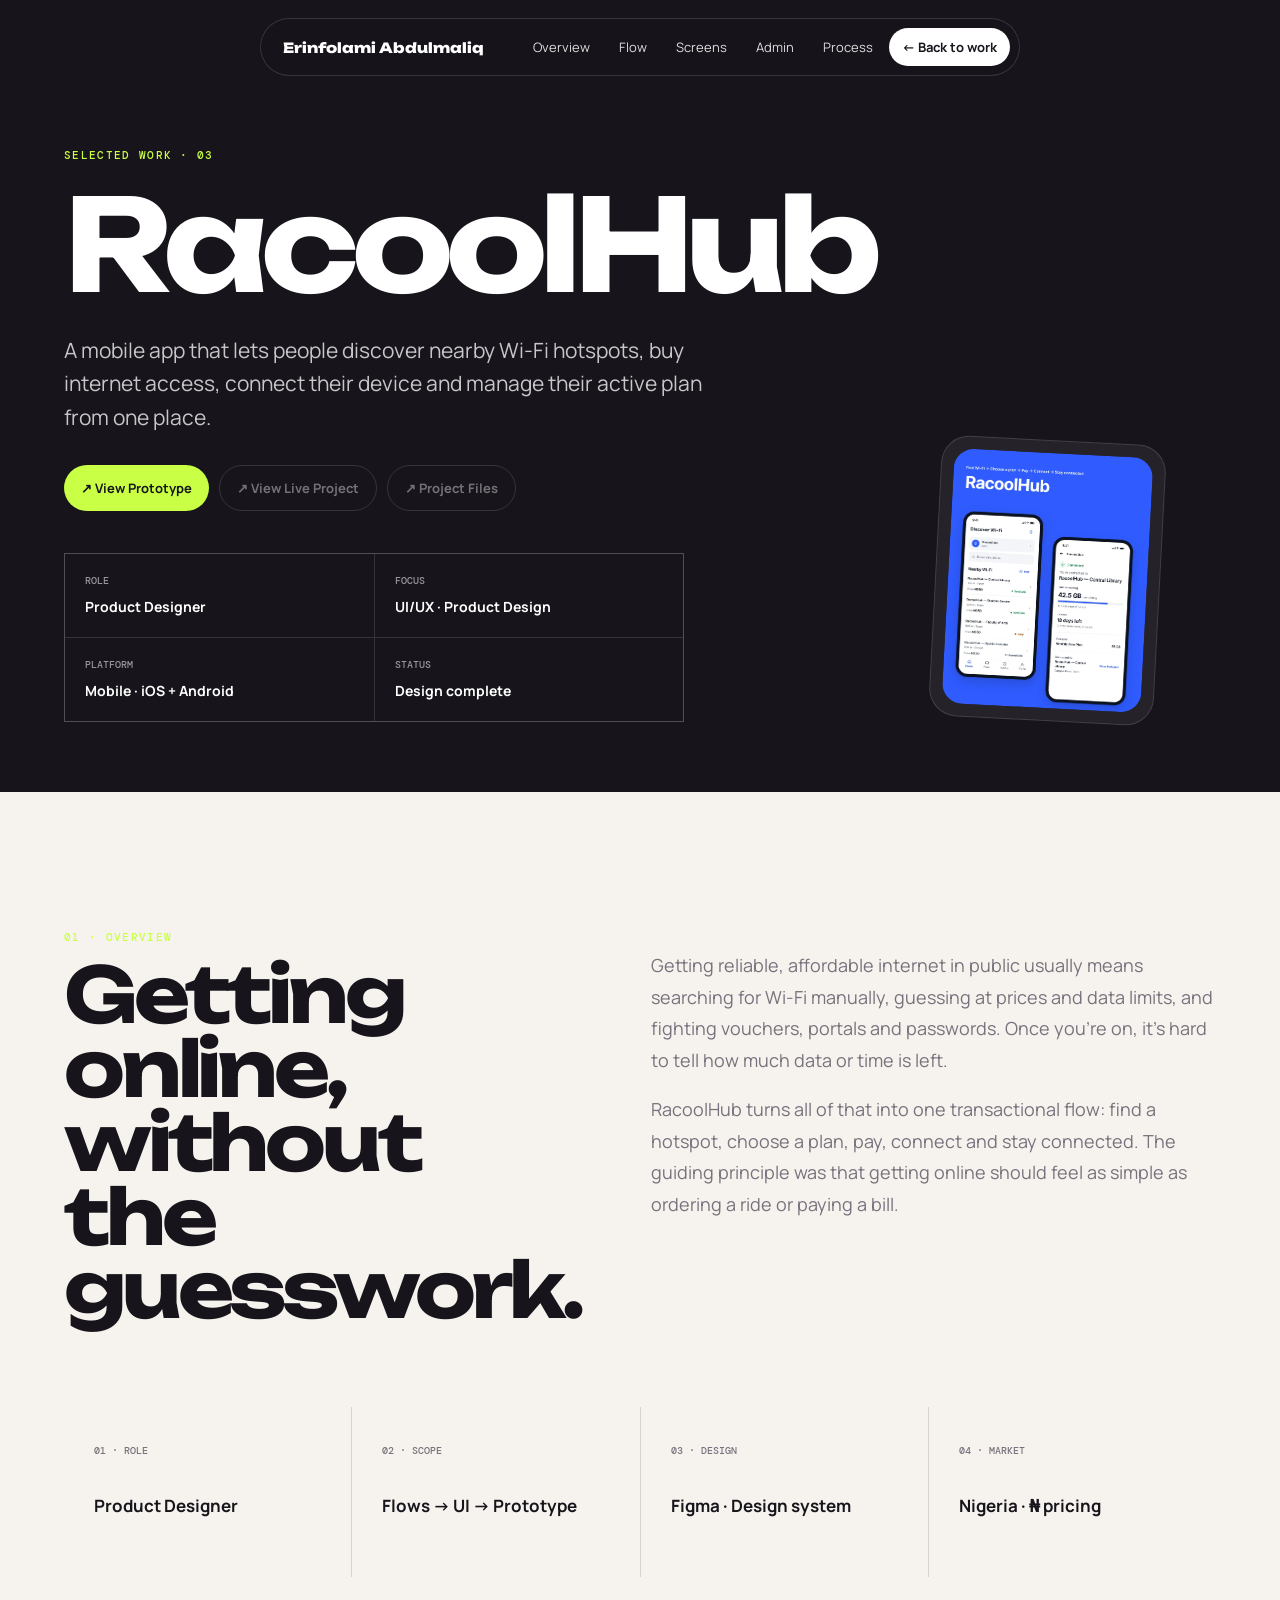
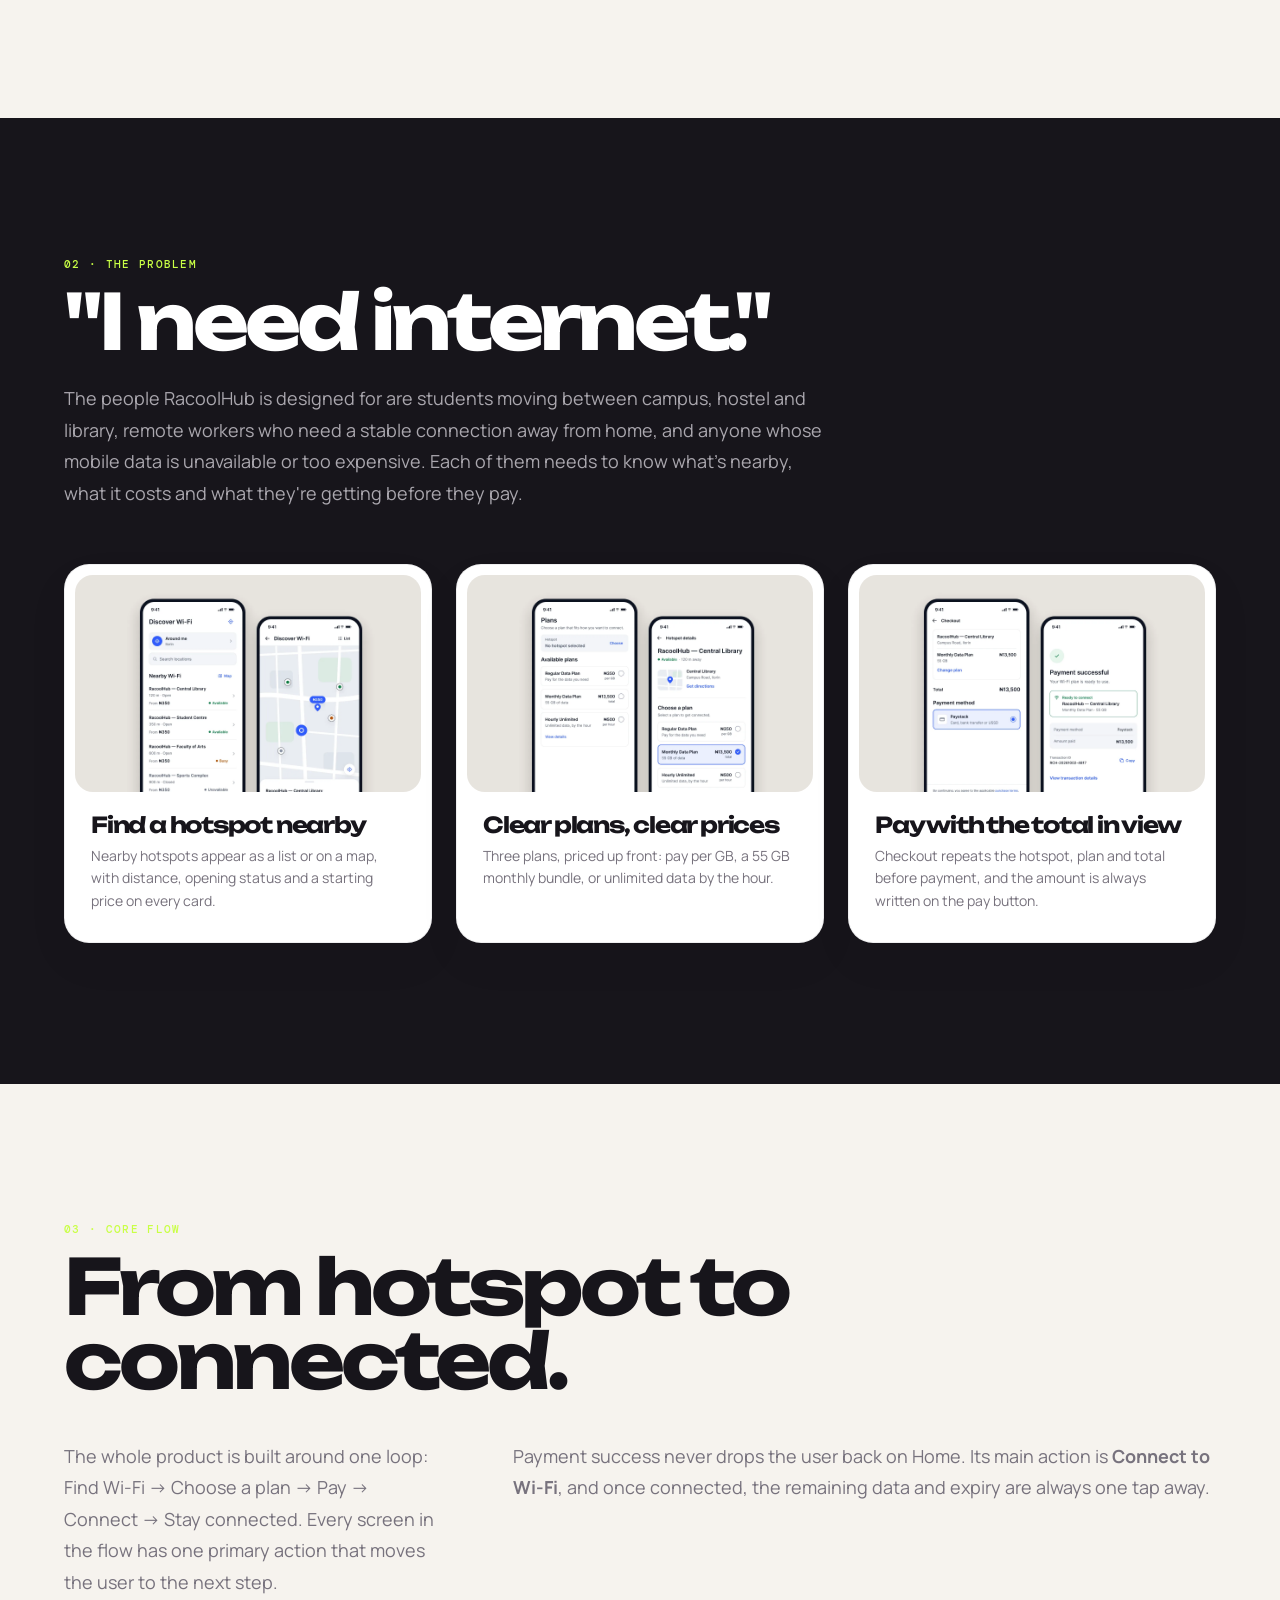
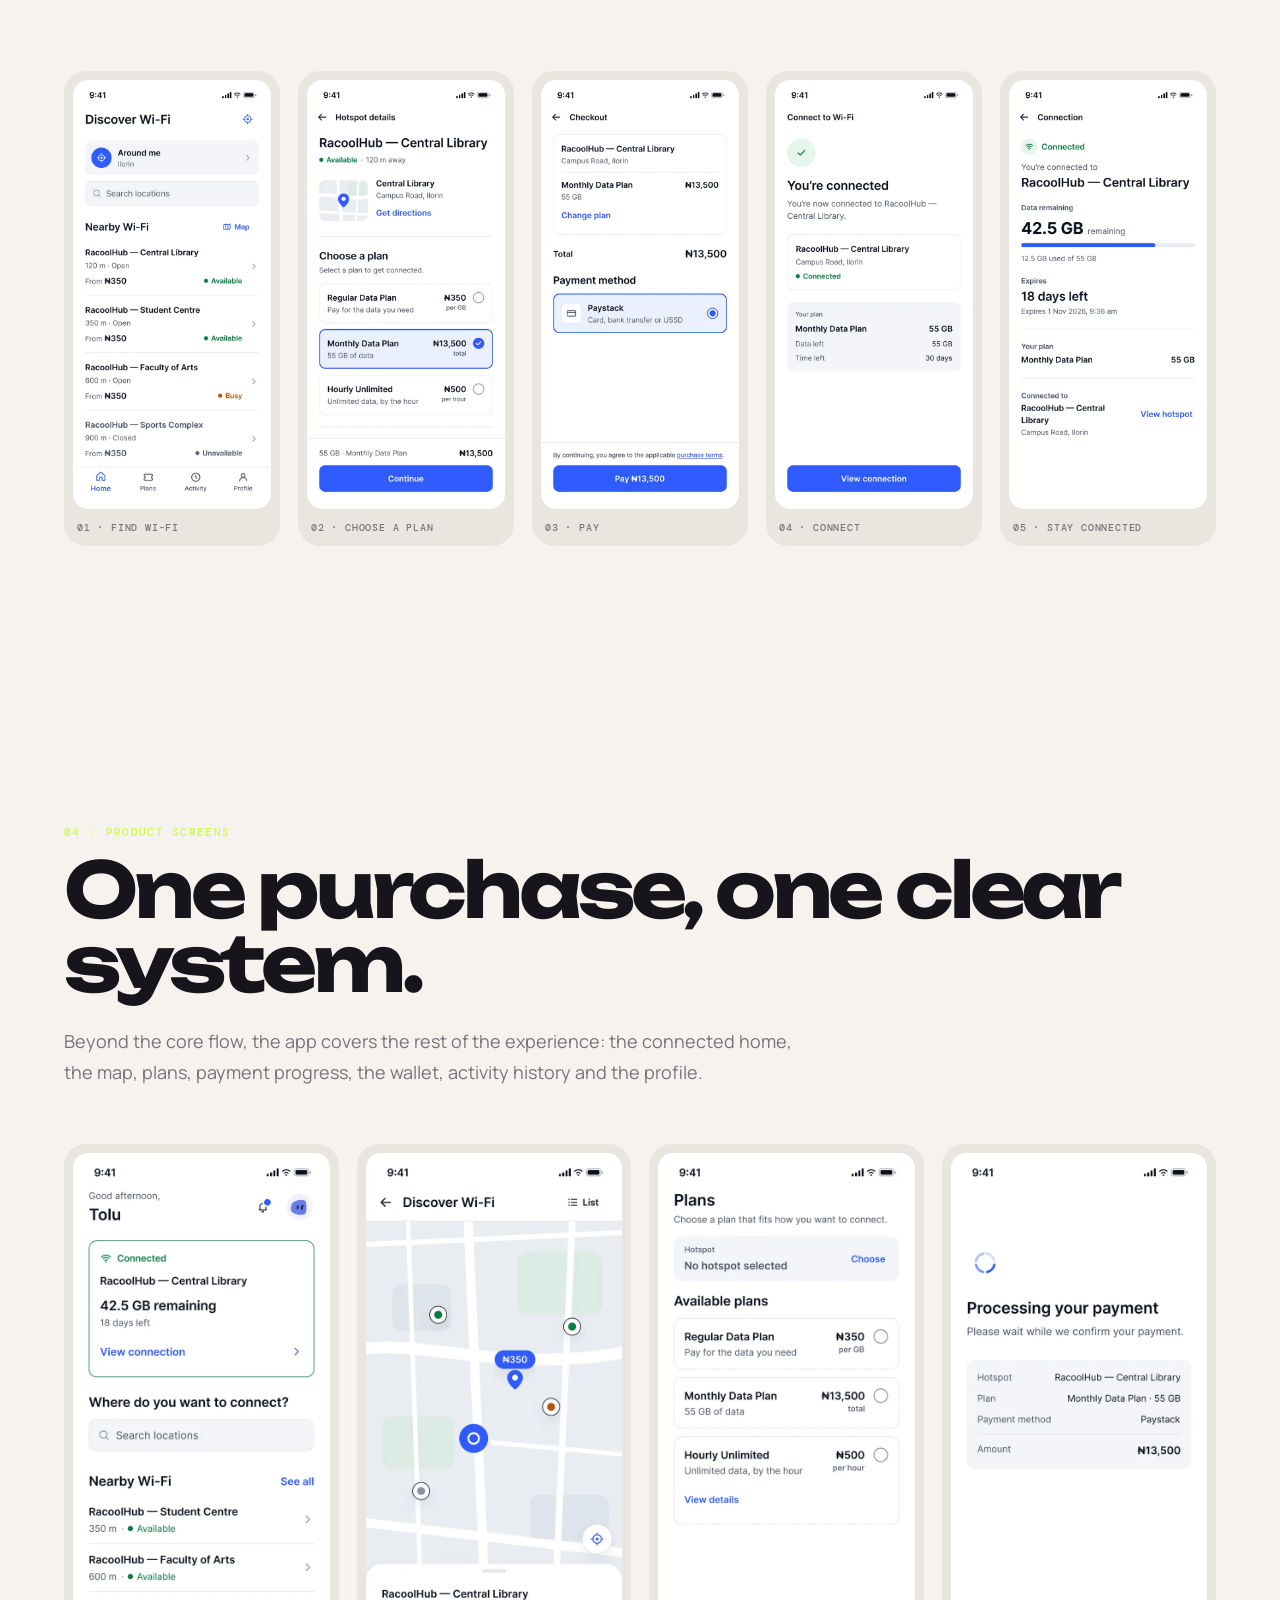
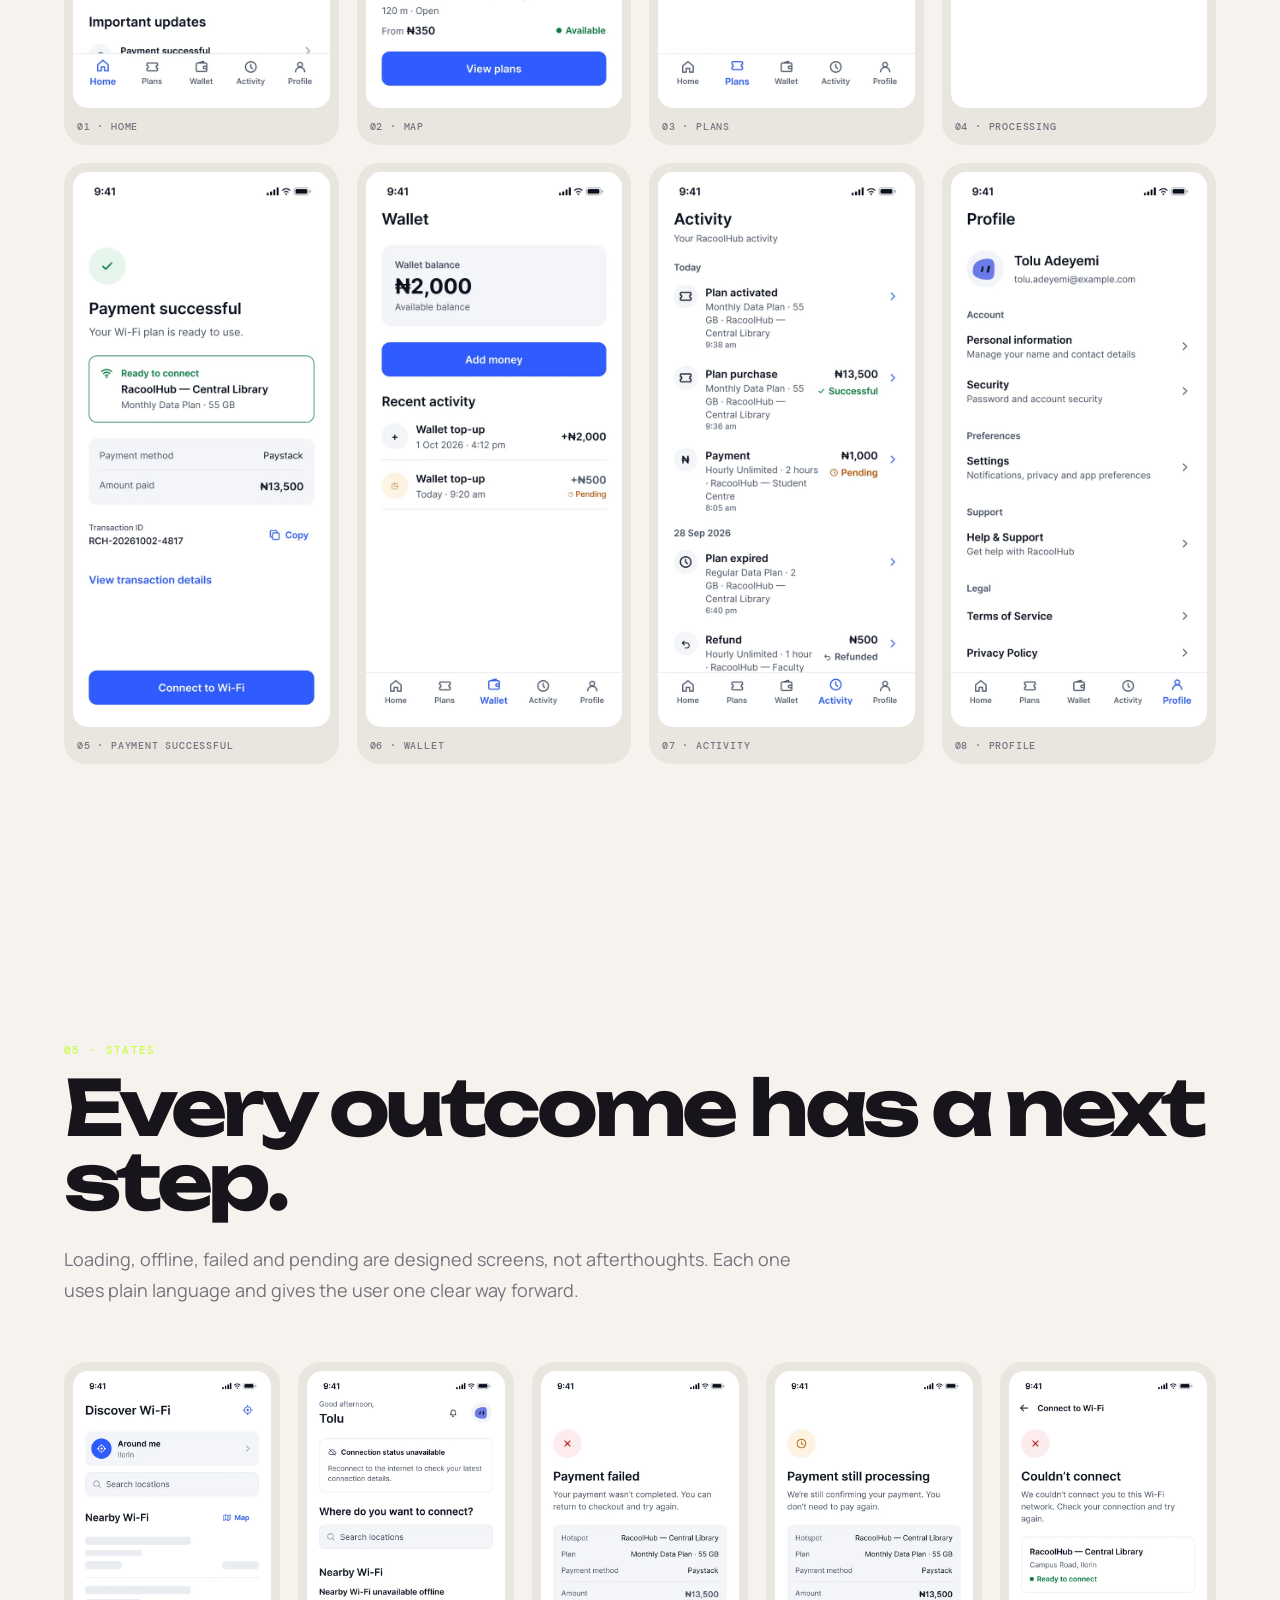
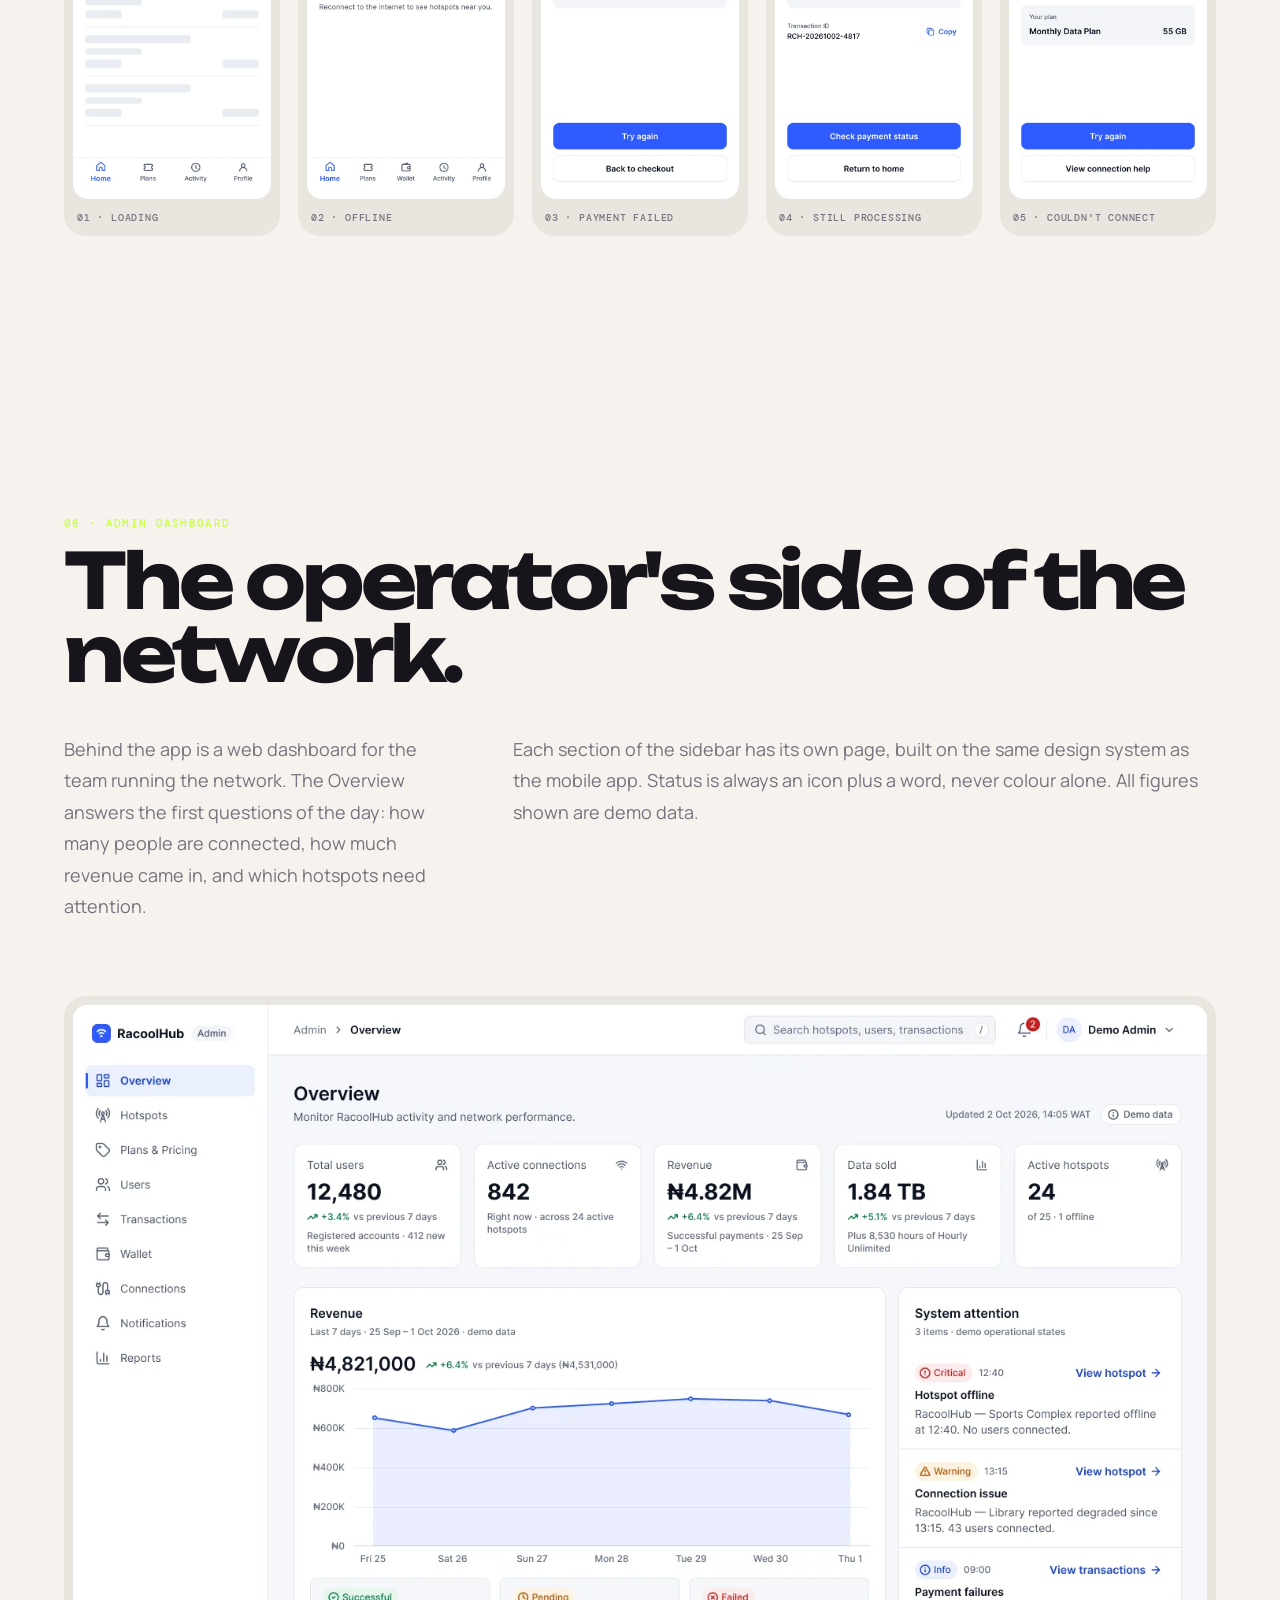
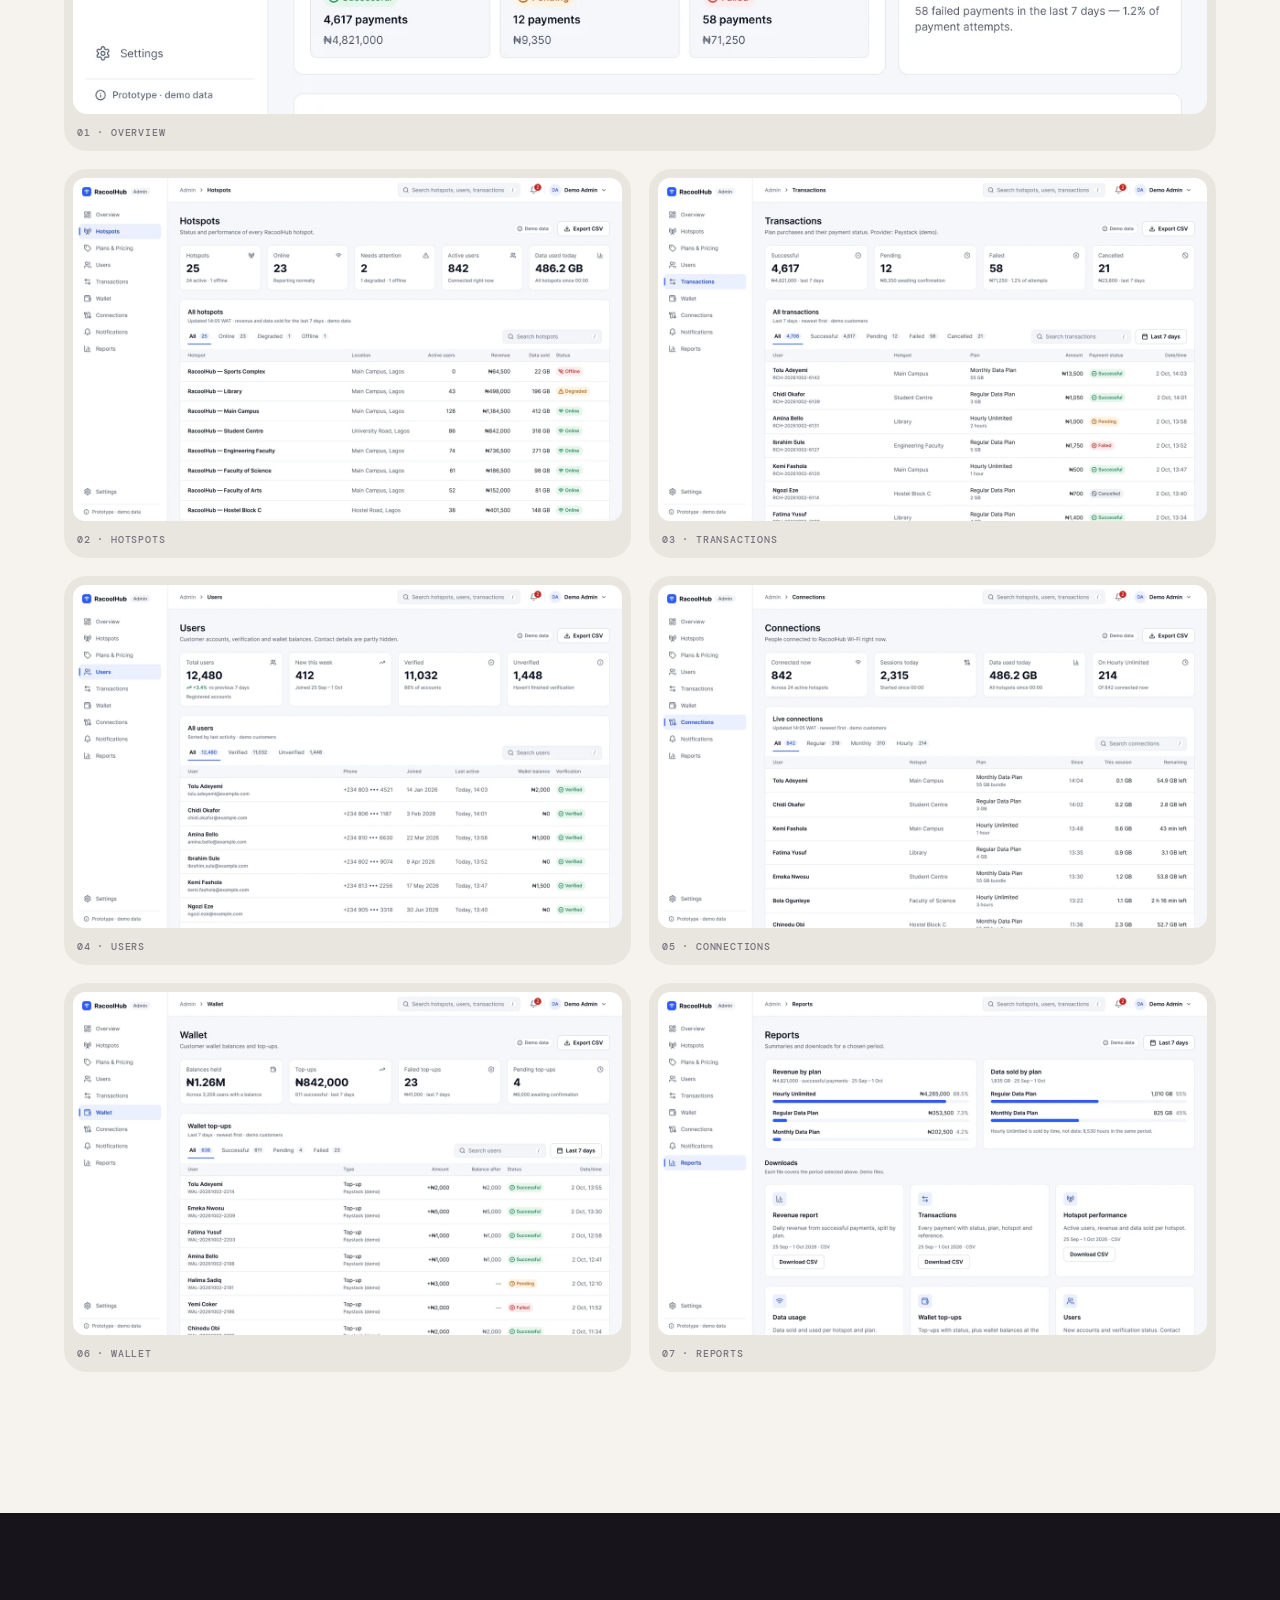
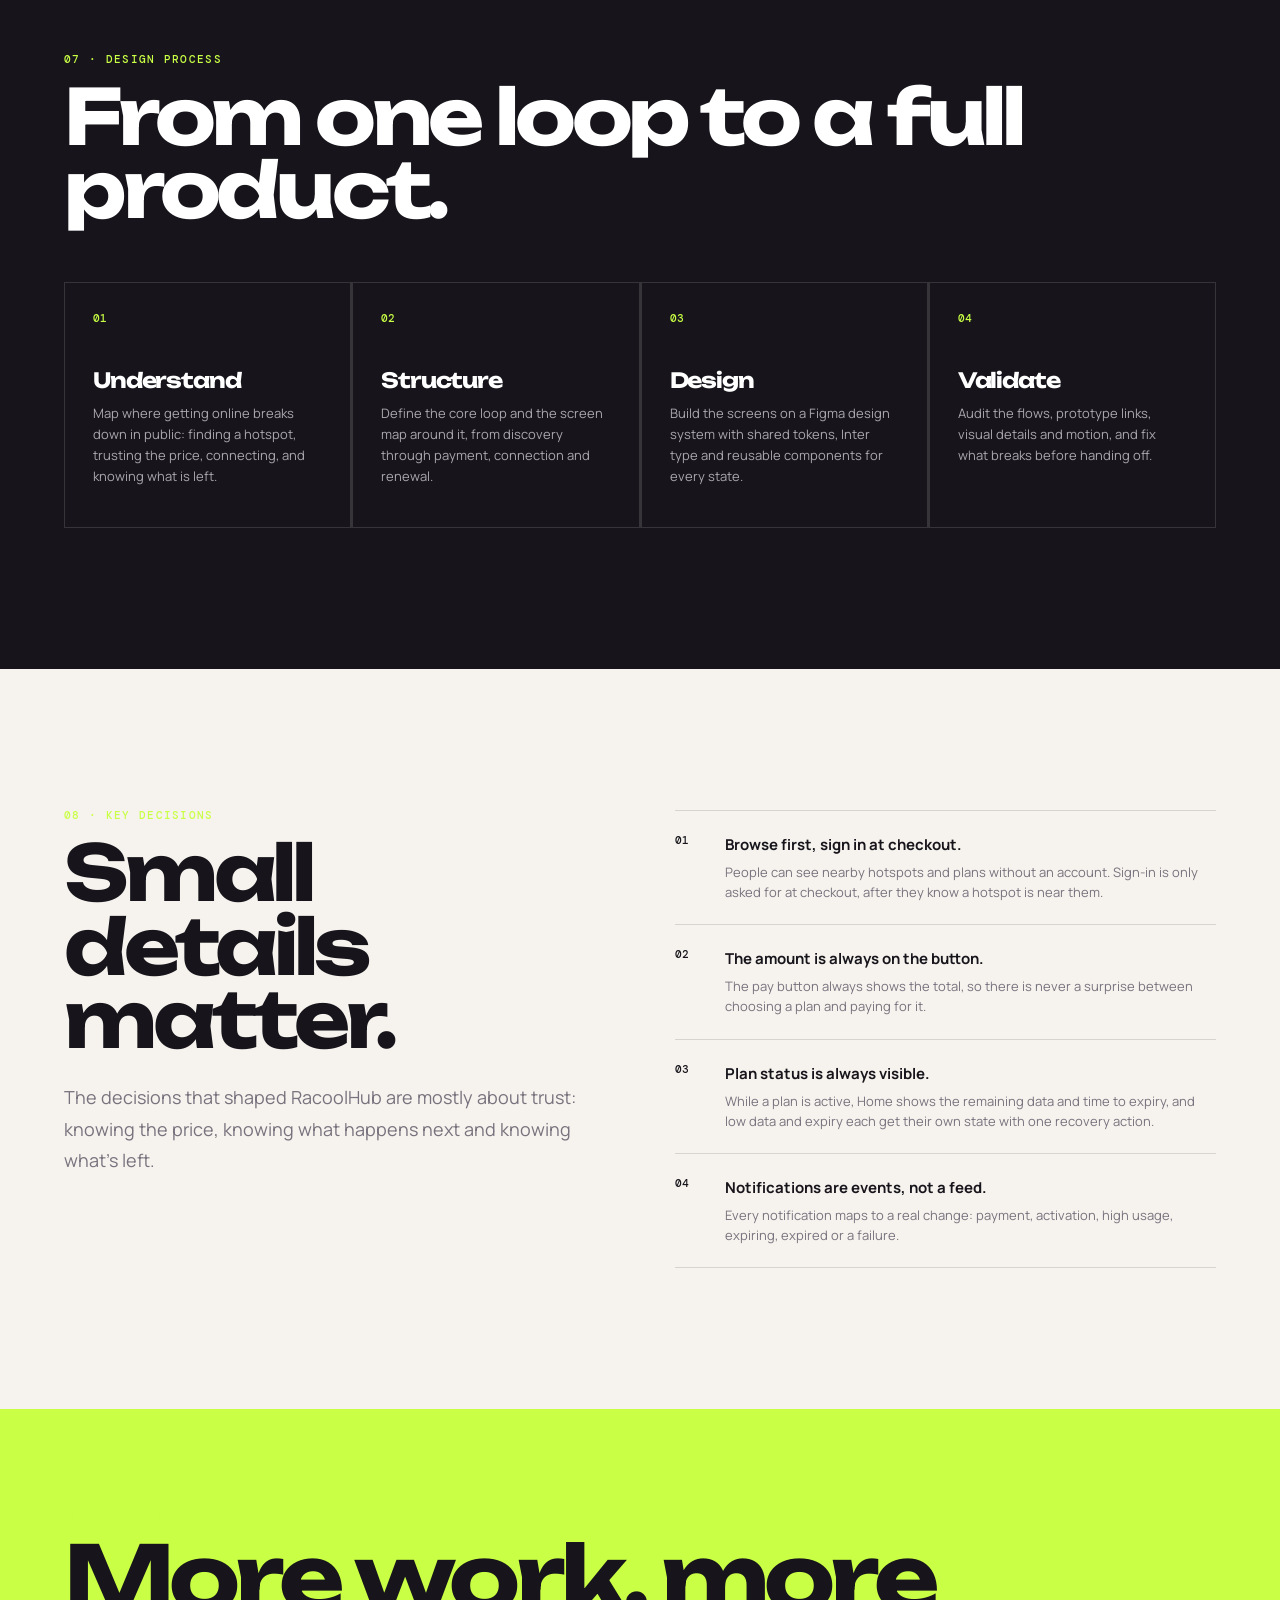
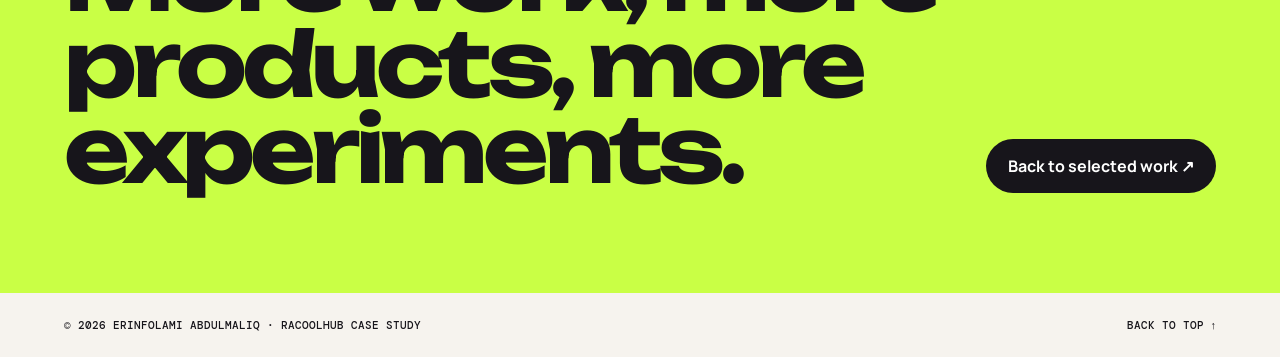
<file: racoolhub.html>
<!doctype html>
<html lang="en">
  <head>
    <meta charset="utf-8" />
<meta name="viewport" content="width=device-width,initial-scale=1" />
    <meta
      name="description"
      content="RacoolHub — a Wi-Fi discovery and purchase app designed by Erinfolami Abdulmaliq."
    />
    <title>RacoolHub — Erinfolami Abdulmaliq</title>
    <style>
      @import url("https://fonts.googleapis.com/css2?family=DM+Mono:wght@400;500&family=Manrope:wght@400;500;600;700;800&family=Unbounded:wght@500;600;700;800&display=swap");
      :root {
        --ink: #17151b;
        --paper: #f6f3ee;
        --lime: #c9ff45;
        --muted: #77727d;
        --line: rgba(23, 21, 27, 0.14);
        --g: clamp(20px, 5vw, 80px);
        --ease: cubic-bezier(0.2, 0.8, 0.2, 1);
      }
      * {
        box-sizing: border-box;
      }
      html {
        scroll-behavior: smooth;
      }
      body {
        margin: 0;
        background: var(--paper);
        color: var(--ink);
        font-family: Manrope, Arial, sans-serif;
      }
      a {
        color: inherit;
        text-decoration: none;
      }
      ::selection {
        background: var(--lime);
      }
      .nav {
        position: fixed;
        z-index: 20;
        top: 18px;
        left: 50%;
        transform: translateX(-50%);
        width: min(calc(100% - 28px), 760px);
        padding: 9px;
        display: flex;
        align-items: center;
        justify-content: space-between;
        background: rgba(23, 21, 27, 0.9);
        color: #fff;
        border: 1px solid rgba(255, 255, 255, 0.14);
        border-radius: 999px;
        backdrop-filter: blur(18px);
      }
      .logo {
        font-family: Unbounded;
        font-weight: 800;
        font-size: 14px;
        padding: 10px 13px;
      }
      .nav-links {
        display: flex;
        gap: 3px;
        align-items: center;
      }
      .nav-links a {
        font-size: 13px;
        padding: 10px 13px;
        border-radius: 999px;
        color: #ddd;
      }
      .nav-links a:hover {
        background: #ffffff1a;
      }
      .back {
        background: #fff !important;
        color: var(--ink) !important;
        font-weight: 700;
      }
      .hero {
        background: var(--ink);
        color: #fff;
        padding: 150px var(--g) 70px;
        min-height: 78svh;
        display: flex;
        align-items: end;
      }
      .container {
        width: 100%;
        max-width: 1440px;
        margin: auto;
      }
      .hero-grid {
        display: grid;
        grid-template-columns: 1.2fr 0.8fr;
        gap: 60px;
        align-items: end;
      }
      .eyebrow {
        font: 500 11px/1 DM Mono;
        text-transform: uppercase;
        letter-spacing: 0.12em;
        color: var(--lime);
      }
      h1,
      h2,
      h3 {
        font-family: Unbounded;
        letter-spacing: -0.055em;
        line-height: 0.96;
      }
      h1 {
        font-size: clamp(52px, 10vw, 145px);
        margin: 22px 0 28px;
        max-width: 1050px;
      }
      .hero p {
        max-width: 650px;
        color: #c9c6ca;
        font-size: clamp(16px, 2vw, 21px);
        line-height: 1.6;
      }
      .meta {
        display: grid;
        grid-template-columns: repeat(2, 1fr);
        gap: 1px;
        background: #ffffff22;
        border: 1px solid #ffffff22;
        margin-top: 42px;
        max-width: 620px;
      }
      .meta div {
        padding: 20px;
        background: #17151b;
      }
      .meta label {
        display: block;
        font: 500 10px DM Mono;
        text-transform: uppercase;
        color: #99969d;
        margin-bottom: 8px;
      }
      .meta strong {
        font-size: 14px;
      }
      .hero-shot {
        aspect-ratio: 4/5;
        background: #25222a;
        border: 1px solid #ffffff22;
        border-radius: 28px;
        padding: 12px;
        transform: rotate(3deg);
      }
      .placeholder {
        height: 100%;
        border: 1px dashed #ffffff45;
        border-radius: 20px;
        display: flex;
        flex-direction: column;
        align-items: center;
        justify-content: center;
        text-align: center;
        padding: 25px;
        color: #aaa;
      }
      .placeholder b {
        font: 700 clamp(26px, 4vw, 55px) Unbounded;
        color: var(--lime);
      }
      .placeholder span {
        font: 500 10px DM Mono;
        text-transform: uppercase;
        margin-top: 12px;
      }
      .section {
        padding: clamp(80px, 11vw, 150px) var(--g);
      }
      .section.dark {
        background: var(--ink);
        color: #fff;
      }
      .intro-grid {
        display: grid;
        grid-template-columns: 0.7fr 1.3fr;
        gap: 70px;
      }
      .section h2 {
        font-size: clamp(38px, 6vw, 82px);
        margin: 15px 0 25px;
      }
      .copy {
        max-width: 760px;
        font-size: 18px;
        line-height: 1.75;
        color: var(--muted);
      }
      .dark .copy {
        color: #aaa7ae;
      }
      .role-grid {
        display: grid;
        grid-template-columns: repeat(4, 1fr);
        gap: 1px;
        background: var(--line);
        margin-top: 55px;
      }
      .role {
        background: var(--paper);
        padding: 30px;
        min-height: 170px;
      }
      .role label {
        font: 500 10px DM Mono;
        color: var(--muted);
        text-transform: uppercase;
      }
      .role strong {
        display: block;
        margin-top: 35px;
        font-size: 17px;
      }
      .feature-grid {
        display: grid;
        grid-template-columns: repeat(2, 1fr);
        gap: 24px;
        margin-top: 55px;
      }
      .feature {
        background: #fff;
        border: 1px solid #17151b12;
        border-radius: 25px;
        padding: 10px;
        box-shadow: 0 18px 45px #17151b0c;
      }
      .feature-visual {
        aspect-ratio: 16/10;
        border-radius: 18px;
        background: #e8e4de;
        overflow: hidden;
      }
      .feature-text {
        padding: 22px 16px 20px;
      }
      .feature h3 {
        font-size: 22px;
        margin: 0 0 10px;
      }
      .feature p {
        color: var(--muted);
        line-height: 1.6;
        font-size: 14px;
        margin: 0;
      }
      .gallery {
        display: grid;
        grid-template-columns: repeat(12, 1fr);
        gap: 18px;
        margin-top: 55px;
      }
      .screen {
        background: #e9e6e0;
        border-radius: 22px;
        padding: 9px;
        min-height: 430px;
      }
      .screen .placeholder {
        border-color: #17151b3b;
        color: var(--muted);
      }
      .screen .placeholder b {
        color: var(--ink);
        font-size: 28px;
      }
      .screen:nth-child(1) {
        grid-column: span 7;
      }
      .screen:nth-child(2) {
        grid-column: span 5;
      }
      .screen:nth-child(3) {
        grid-column: span 5;
      }
      .screen:nth-child(4) {
        grid-column: span 7;
      }
      .screen:nth-child(5) {
        grid-column: span 4;
      }
      .screen:nth-child(6) {
        grid-column: span 4;
      }
      .screen:nth-child(7) {
        grid-column: span 4;
      }
      .process {
        display: grid;
        grid-template-columns: repeat(4, 1fr);
        gap: 1px;
        background: #ffffff22;
        margin-top: 55px;
      }
      .step {
        background: var(--ink);
        border: 1px solid #ffffff22;
        padding: 28px;
        min-height: 240px;
      }
      .step-no {
        color: var(--lime);
        font: 500 11px DM Mono;
      }
      .step h3 {
        font-size: 21px;
        margin: 45px 0 12px;
      }
      .step p {
        color: #aaa7ae;
        font-size: 13px;
        line-height: 1.6;
      }
      .takeaways {
        display: grid;
        grid-template-columns: 1fr 1fr;
        gap: 70px;
        align-items: start;
      }
      .list {
        border-top: 1px solid var(--line);
      }
      .item {
        padding: 22px 0;
        border-bottom: 1px solid var(--line);
        display: grid;
        grid-template-columns: 35px 1fr;
        gap: 15px;
      }
      .item b {
        font: 500 11px DM Mono;
      }
      .item strong {
        font-size: 15px;
      }
      .item p {
        margin: 7px 0 0;
        color: var(--muted);
        font-size: 13px;
        line-height: 1.55;
      }
      .cta {
        background: var(--lime);
        padding: 100px var(--g);
      }
      .cta-inner {
        display: flex;
        justify-content: space-between;
        gap: 40px;
        align-items: end;
      }
      .cta h2 {
        font-size: clamp(42px, 7vw, 95px);
        max-width: 900px;
        margin: 15px 0 0;
      }
      .btn {
        display: inline-flex;
        align-items: center;
        gap: 10px;
        background: var(--ink);
        color: #fff;
        padding: 16px 22px;
        border-radius: 999px;
        font-weight: 700;
        white-space: nowrap;
      }
      .footer {
        padding: 25px var(--g);
        display: flex;
        justify-content: space-between;
        background: var(--paper);
        font: 500 11px DM Mono;
        text-transform: uppercase;
      }
      .footer a:hover {
        text-decoration: underline;
      }
      @media (max-width: 900px) {
        .nav-links a:not(.back) {
          display: none;
        }
        .hero {
          padding-top: 120px;
        }
        .hero-grid,
        .intro-grid,
        .takeaways {
          grid-template-columns: 1fr;
        }
        .hero-shot {
          max-width: 430px;
          width: 80%;
          justify-self: center;
        }
        .role-grid,
        .process {
          grid-template-columns: 1fr 1fr;
        }
        .feature-grid {
          grid-template-columns: 1fr;
        }
        .gallery {
          display: grid;
          grid-template-columns: 1fr 1fr;
        }
        .screen,
        .screen:nth-child(n) {
          grid-column: span 1;
          min-height: 330px;
        }
        .cta-inner {
          align-items: start;
          flex-direction: column;
        }
      }
      @media (max-width: 560px) {
        .role-grid,
        .process,
        .gallery {
          grid-template-columns: 1fr;
        }
        .screen,
        .screen:nth-child(n) {
          grid-column: span 1;
          min-height: 300px;
        }
        .meta {
          grid-template-columns: 1fr;
        }
        .hero-shot {
          width: 100%;
        }
        .footer {
          flex-direction: column;
          gap: 12px;
        }
      }
      .project-links {
        display: flex;
        flex-wrap: wrap;
        gap: 10px;
        margin-top: 30px;
      }
      .project-links .btn {
        font-size: 13px;
        padding: 13px 17px;
      }
      .project-links .primary {
        background: var(--lime);
        color: var(--ink);
      }
      .project-links .secondary {
        background: transparent;
        border: 1px solid #ffffff35;
        color: #fff;
      }
      .project-links .secondary:hover {
        background: #ffffff12;
      }
      @media (max-width: 560px) {
        .project-links {
          display: grid;
          grid-template-columns: 1fr;
        }
        .project-links .btn {
          justify-content: center;
        }
      }
      /* Screenshots */
      .feature h3 {
        color: var(--ink);
      }
      @media (min-width: 901px) {
        .feature-grid {
          grid-template-columns: repeat(3, 1fr);
        }
      }
      .hero-shot img {
        display: block;
        width: 100%;
        height: 100%;
        object-fit: cover;
        border-radius: 20px;
      }
      .feature-visual img {
        display: block;
        width: 100%;
        height: 100%;
        object-fit: cover;
      }
      .gallery.phones {
        grid-template-columns: repeat(4, 1fr);
      }
      .gallery.phones.five {
        grid-template-columns: repeat(5, 1fr);
      }
      .gallery.phones .screen {
        grid-column: auto;
        min-height: 0;
        margin: 0;
      }
      .screen img {
        display: block;
        width: 100%;
        height: auto;
        border-radius: 15px;
      }
      .screen figcaption {
        font: 500 10px DM Mono;
        text-transform: uppercase;
        letter-spacing: 0.08em;
        color: var(--muted);
        padding: 12px 4px 3px;
      }
      @media (max-width: 900px) {
        .gallery.phones,
        .gallery.phones.five {
          grid-template-columns: repeat(3, 1fr);
        }
      }
      @media (max-width: 560px) {
        .gallery.phones,
        .gallery.phones.five {
          grid-template-columns: 1fr 1fr;
          gap: 12px;
        }
        .gallery.phones .screen {
          min-height: 0;
        }
      }
      .project-links .btn.disabled {
        background: transparent;
        border: 1px solid #ffffff22;
        color: #ffffff66;
        cursor: not-allowed;
        pointer-events: none;
      }
      .project-links .btn.disabled:hover {
        transform: none;
      }
      .gallery.desktops {
        grid-template-columns: 1fr 1fr;
      }
      .gallery.desktops .screen {
        grid-column: auto;
        min-height: 0;
        margin: 0;
      }
      .gallery.desktops .screen img {
        border-radius: 12px;
      }
      .admin-lead {
        margin: 55px 0 0;
        background: #e9e6e0;
        border-radius: 22px;
        padding: 9px;
      }
      .admin-lead img {
        display: block;
        width: 100%;
        height: auto;
        border-radius: 14px;
      }
      .admin-lead + .gallery {
        margin-top: 18px;
      }
      @media (max-width: 560px) {
        .gallery.desktops {
          grid-template-columns: 1fr;
        }
      }
      .logo,
      .nav-cta,
      .nav-links .back {
        white-space: nowrap;
      }
      @media (max-width: 380px) {
        .logo {
          font-size: 12px;
        }
        .nav-cta,
        .nav-links .back {
          font-size: 12px;
        }
      }
    </style>
  </head>
  <body>
    <nav class="nav">
      <a class='logo' href='/'>Erinfolami Abdulmaliq</a>
      <div class="nav-links">
        <a href="#overview">Overview</a><a href="#flow">Flow</a
        ><a href="#screens">Screens</a><a href="#admin">Admin</a
        ><a href="#process">Process</a
        ><a class='back' href='/#work'>← Back to work</a>
      </div>
    </nav>
    <header class="hero">
      <div class="container hero-grid">
        <div>
          <div class="eyebrow">Selected work · 03</div>
          <h1>RacoolHub</h1>
          <p>
            A mobile app that lets people discover nearby Wi-Fi hotspots, buy
            internet access, connect their device and manage their active plan
            from one place.
          </p>
          <div class="project-links">
            <a
              class="btn primary"
              href="https://www.figma.com/proto/ZGiezIhKQTjHljBTV8zhfP/RACool-Hub-%E2%80%94-Product-Design?node-id=4-4&amp;viewport=107%2C376%2C0.36&amp;t=c0GTZtMGuwMpMxw7-1&amp;scaling=contain&amp;content-scaling=fixed&amp;starting-point-node-id=4%3A4&amp;page-id=4%3A2"
              target="_blank"
              rel="noopener"
              aria-label="View RacoolHub prototype in Figma"
              >↗ View Prototype</a
            ><span
              class="btn secondary disabled"
              aria-disabled="true"
              title="Link coming soon"
              >↗ View Live Project</span
            ><span
              class="btn secondary disabled"
              aria-disabled="true"
              title="Link coming soon"
              >↗ Project Files</span
            >
          </div>
          <div class="meta">
            <div><label>Role</label><strong>Product Designer</strong></div>
            <div>
              <label>Focus</label><strong>UI/UX · Product Design</strong>
            </div>
            <div><label>Platform</label><strong>Mobile · iOS + Android</strong></div>
            <div><label>Status</label><strong>Design complete</strong></div>
          </div>
        </div>
        <div class="hero-shot">
          <img
            src="images/racoolhub-cover.webp"
            alt="RacoolHub Discover Wi-Fi and Connection screens"
            width="1080"
            height="1350"
          />
        </div>
      </div>
    </header>
    <section class="section" id="overview">
      <div class="container">
        <div class="intro-grid">
          <div>
            <div class="eyebrow">01 · Overview</div>
            <h2>Getting online, without the guesswork.</h2>
          </div>
          <div>
            <p class="copy">
              Getting reliable, affordable internet in public usually means
              searching for Wi-Fi manually, guessing at prices and data limits,
              and fighting vouchers, portals and passwords. Once you're on, it's
              hard to tell how much data or time is left.
            </p>
            <p class="copy">
              RacoolHub turns all of that into one transactional flow: find a
              hotspot, choose a plan, pay, connect and stay connected. The
              guiding principle was that getting online should feel as simple
              as ordering a ride or paying a bill.
            </p>
          </div>
        </div>
        <div class="role-grid">
          <div class="role">
            <label>01 · Role</label><strong>Product Designer</strong>
          </div>
          <div class="role">
            <label>02 · Scope</label><strong>Flows → UI → Prototype</strong>
          </div>
          <div class="role">
            <label>03 · Design</label><strong>Figma · Design system</strong>
          </div>
          <div class="role">
            <label>04 · Market</label><strong>Nigeria · ₦ pricing</strong>
          </div>
        </div>
      </div>
    </section>
    <section class="section dark">
      <div class="container">
        <div class="eyebrow">02 · The problem</div>
        <h2>"I need internet."</h2>
        <p class="copy">
          The people RacoolHub is designed for are students moving between
          campus, hostel and library, remote workers who need a stable
          connection away from home, and anyone whose mobile data is
          unavailable or too expensive. Each of them needs to know what's
          nearby, what it costs and what they're getting before they pay.
        </p>
        <div class="feature-grid">
          <article class="feature">
            <div class="feature-visual">
              <img
                src="images/racoolhub/feature-discover.webp"
                alt="RacoolHub nearby Wi-Fi list and map"
                width="1600"
                height="1000"
                loading="lazy"
              />
            </div>
            <div class="feature-text">
              <h3>Find a hotspot nearby</h3>
              <p>
                Nearby hotspots appear as a list or on a map, with distance, opening status and a starting price on every card.
              </p>
            </div>
          </article>
          <article class="feature">
            <div class="feature-visual">
              <img
                src="images/racoolhub/feature-choose.webp"
                alt="RacoolHub plans list and hotspot details with a plan selected"
                width="1600"
                height="1000"
                loading="lazy"
              />
            </div>
            <div class="feature-text">
              <h3>Clear plans, clear prices</h3>
              <p>
                Three plans, priced up front: pay per GB, a 55 GB monthly bundle, or unlimited data by the hour.
              </p>
            </div>
          </article>
          <article class="feature">
            <div class="feature-visual">
              <img
                src="images/racoolhub/feature-pay.webp"
                alt="RacoolHub checkout and payment success screens"
                width="1600"
                height="1000"
                loading="lazy"
              />
            </div>
            <div class="feature-text">
              <h3>Pay with the total in view</h3>
              <p>
                Checkout repeats the hotspot, plan and total before payment, and the amount is always written on the pay button.
              </p>
            </div>
          </article>
        </div>
      </div>
    </section>
    <section class="section" id="flow">
      <div class="container">
        <div class="eyebrow">03 · Core flow</div>
        <h2>From hotspot to connected.</h2>
        <div class="intro-grid">
          <div>
            <p class="copy">
              The whole product is built around one loop: Find Wi-Fi → Choose a
              plan → Pay → Connect → Stay connected. Every screen in the flow
              has one primary action that moves the user to the next step.
            </p>
          </div>
          <div>
            <p class="copy">
              Payment success never drops the user back on Home. Its main
              action is <strong>Connect to Wi-Fi</strong>, and once connected,
              the remaining data and expiry are always one tap away.
            </p>
          </div>
        </div>
        <div class="gallery phones five">
          <figure class="screen">
            <img
              src="images/racoolhub/discover.webp"
              alt="Discover Wi-Fi list of nearby hotspots"
              width="600"
              height="1298"
              loading="lazy"
            />
            <figcaption>01 · Find Wi-Fi</figcaption>
          </figure>
          <figure class="screen">
            <img
              src="images/racoolhub/hotspot-details.webp"
              alt="Hotspot details with the Monthly Data Plan selected"
              width="600"
              height="1298"
              loading="lazy"
            />
            <figcaption>02 · Choose a plan</figcaption>
          </figure>
          <figure class="screen">
            <img
              src="images/racoolhub/checkout.webp"
              alt="Checkout with Paystack selected and the total on the button"
              width="600"
              height="1298"
              loading="lazy"
            />
            <figcaption>03 · Pay</figcaption>
          </figure>
          <figure class="screen">
            <img
              src="images/racoolhub/connected.webp"
              alt="You're connected confirmation"
              width="600"
              height="1298"
              loading="lazy"
            />
            <figcaption>04 · Connect</figcaption>
          </figure>
          <figure class="screen">
            <img
              src="images/racoolhub/active-connection.webp"
              alt="Active connection with 42.5 GB remaining and 18 days left"
              width="600"
              height="1298"
              loading="lazy"
            />
            <figcaption>05 · Stay connected</figcaption>
          </figure>
        </div>
      </div>
    </section>
    <section class="section" id="screens">
      <div class="container">
        <div class="eyebrow">04 · Product screens</div>
        <h2>One purchase, one clear system.</h2>
        <p class="copy">
          Beyond the core flow, the app covers the rest of the experience:
          the connected home, the map, plans, payment progress, the wallet,
          activity history and the profile.
        </p>
        <div class="gallery phones">
          <figure class="screen">
            <img
              src="images/racoolhub/home.webp"
              alt="Home with the active plan card"
              width="600"
              height="1298"
              loading="lazy"
            />
            <figcaption>01 · Home</figcaption>
          </figure>
          <figure class="screen">
            <img
              src="images/racoolhub/discover-map.webp"
              alt="Discover Wi-Fi on a map"
              width="600"
              height="1298"
              loading="lazy"
            />
            <figcaption>02 · Map</figcaption>
          </figure>
          <figure class="screen">
            <img
              src="images/racoolhub/plans.webp"
              alt="All plans with prices"
              width="600"
              height="1298"
              loading="lazy"
            />
            <figcaption>03 · Plans</figcaption>
          </figure>
          <figure class="screen">
            <img
              src="images/racoolhub/payment-processing.webp"
              alt="Payment processing"
              width="600"
              height="1298"
              loading="lazy"
            />
            <figcaption>04 · Processing</figcaption>
          </figure>
          <figure class="screen">
            <img
              src="images/racoolhub/payment-success.webp"
              alt="Payment successful with transaction ID"
              width="600"
              height="1298"
              loading="lazy"
            />
            <figcaption>05 · Payment successful</figcaption>
          </figure>
          <figure class="screen">
            <img
              src="images/racoolhub/wallet.webp"
              alt="Wallet balance and recent activity"
              width="600"
              height="1298"
              loading="lazy"
            />
            <figcaption>06 · Wallet</figcaption>
          </figure>
          <figure class="screen">
            <img
              src="images/racoolhub/activity.webp"
              alt="Activity history of purchases and top-ups"
              width="600"
              height="1298"
              loading="lazy"
            />
            <figcaption>07 · Activity</figcaption>
          </figure>
          <figure class="screen">
            <img
              src="images/racoolhub/profile.webp"
              alt="Profile and settings"
              width="600"
              height="1298"
              loading="lazy"
            />
            <figcaption>08 · Profile</figcaption>
          </figure>
        </div>
      </div>
    </section>
    <section class="section">
      <div class="container">
        <div class="eyebrow">05 · States</div>
        <h2>Every outcome has a next step.</h2>
        <p class="copy">
          Loading, offline, failed and pending are designed screens, not
          afterthoughts. Each one uses plain language and gives the user one
          clear way forward.
        </p>
        <div class="gallery phones five">
          <figure class="screen">
            <img
              src="images/racoolhub/state-loading.webp"
              alt="Discover Wi-Fi loading skeleton"
              width="600"
              height="1298"
              loading="lazy"
            />
            <figcaption>01 · Loading</figcaption>
          </figure>
          <figure class="screen">
            <img
              src="images/racoolhub/state-offline.webp"
              alt="Home while offline"
              width="600"
              height="1298"
              loading="lazy"
            />
            <figcaption>02 · Offline</figcaption>
          </figure>
          <figure class="screen">
            <img
              src="images/racoolhub/state-payment-failed.webp"
              alt="Payment failed with Try again"
              width="600"
              height="1298"
              loading="lazy"
            />
            <figcaption>03 · Payment failed</figcaption>
          </figure>
          <figure class="screen">
            <img
              src="images/racoolhub/state-payment-pending.webp"
              alt="Payment still processing with Check payment status"
              width="600"
              height="1298"
              loading="lazy"
            />
            <figcaption>04 · Still processing</figcaption>
          </figure>
          <figure class="screen">
            <img
              src="images/racoolhub/state-connect-failed.webp"
              alt="Couldn't connect with Try again"
              width="600"
              height="1298"
              loading="lazy"
            />
            <figcaption>05 · Couldn't connect</figcaption>
          </figure>
        </div>
      </div>
    </section>
    <section class="section" id="admin">
      <div class="container">
        <div class="eyebrow">06 · Admin dashboard</div>
        <h2>The operator's side of the network.</h2>
        <div class="intro-grid">
          <div>
            <p class="copy">
              Behind the app is a web dashboard for the team running the
              network. The Overview answers the first questions of the day:
              how many people are connected, how much revenue came in, and
              which hotspots need attention.
            </p>
          </div>
          <div>
            <p class="copy">
              Each section of the sidebar has its own page, built on the same
              design system as the mobile app. Status is always an icon plus a
              word, never colour alone. All figures shown are demo data.
            </p>
          </div>
        </div>
        <figure class="screen admin-lead">
          <img
            src="images/racoolhub/admin/overview.webp"
            alt="RacoolHub admin Overview with KPIs, revenue chart, system alerts and payment summary"
            width="1440"
            height="900"
            loading="lazy"
          />
          <figcaption>01 · Overview</figcaption>
        </figure>
        <div class="gallery desktops">
          <figure class="screen">
            <img
              src="images/racoolhub/admin/hotspots.webp"
              alt="RacoolHub admin Hotspots: hotspot status, active users, revenue and data sold"
              width="1200"
              height="750"
              loading="lazy"
            />
            <figcaption>02 · Hotspots</figcaption>
          </figure>
          <figure class="screen">
            <img
              src="images/racoolhub/admin/transactions.webp"
              alt="RacoolHub admin Transactions: payments by status with the provider reference"
              width="1200"
              height="750"
              loading="lazy"
            />
            <figcaption>03 · Transactions</figcaption>
          </figure>
          <figure class="screen">
            <img
              src="images/racoolhub/admin/users.webp"
              alt="RacoolHub admin Users: users with verification status and wallet balance"
              width="1200"
              height="750"
              loading="lazy"
            />
            <figcaption>04 · Users</figcaption>
          </figure>
          <figure class="screen">
            <img
              src="images/racoolhub/admin/connections.webp"
              alt="RacoolHub admin Connections: live connections with session usage and what is left"
              width="1200"
              height="750"
              loading="lazy"
            />
            <figcaption>05 · Connections</figcaption>
          </figure>
          <figure class="screen">
            <img
              src="images/racoolhub/admin/wallet.webp"
              alt="RacoolHub admin Wallet: wallet balances and top-ups"
              width="1200"
              height="750"
              loading="lazy"
            />
            <figcaption>06 · Wallet</figcaption>
          </figure>
          <figure class="screen">
            <img
              src="images/racoolhub/admin/reports.webp"
              alt="RacoolHub admin Reports: revenue and data sold by plan, with downloads"
              width="1200"
              height="750"
              loading="lazy"
            />
            <figcaption>07 · Reports</figcaption>
          </figure>
        </div>
      </div>
    </section>
    <section class="section dark" id="process">
      <div class="container">
        <div class="eyebrow">07 · Design process</div>
        <h2>From one loop to a full product.</h2>
        <div class="process">
          <div class="step">
            <div class="step-no">01</div>
            <h3>Understand</h3>
            <p>
              Map where getting online breaks down in public: finding a hotspot, trusting the price, connecting, and knowing what is left.
            </p>
          </div>
          <div class="step">
            <div class="step-no">02</div>
            <h3>Structure</h3>
            <p>
              Define the core loop and the screen map around it, from discovery through payment, connection and renewal.
            </p>
          </div>
          <div class="step">
            <div class="step-no">03</div>
            <h3>Design</h3>
            <p>
              Build the screens on a Figma design system with shared tokens, Inter type and reusable components for every state.
            </p>
          </div>
          <div class="step">
            <div class="step-no">04</div>
            <h3>Validate</h3>
            <p>
              Audit the flows, prototype links, visual details and motion, and fix what breaks before handing off.
            </p>
          </div>
        </div>
      </div>
    </section>
    <section class="section">
      <div class="container takeaways">
        <div>
          <div class="eyebrow">08 · Key decisions</div>
          <h2>Small details matter.</h2>
          <p class="copy">
            The decisions that shaped RacoolHub are mostly about trust: knowing
            the price, knowing what happens next and knowing what's left.
          </p>
        </div>
        <div class="list">
          <div class="item">
            <b>01</b>
            <div>
              <strong>Browse first, sign in at checkout.</strong>
              <p>
                People can see nearby hotspots and plans without an account. Sign-in is only asked for at checkout, after they know a hotspot is near them.
              </p>
            </div>
          </div>
          <div class="item">
            <b>02</b>
            <div>
              <strong>The amount is always on the button.</strong>
              <p>
                The pay button always shows the total, so there is never a surprise between choosing a plan and paying for it.
              </p>
            </div>
          </div>
          <div class="item">
            <b>03</b>
            <div>
              <strong>Plan status is always visible.</strong>
              <p>
                While a plan is active, Home shows the remaining data and time to expiry, and low data and expiry each get their own state with one recovery action.
              </p>
            </div>
          </div>
          <div class="item">
            <b>04</b>
            <div>
              <strong>Notifications are events, not a feed.</strong>
              <p>
                Every notification maps to a real change: payment, activation, high usage, expiring, expired or a failure.
              </p>
            </div>
          </div>
        </div>
      </div>
    </section>
    <section class="cta">
      <div class="container cta-inner">
        <div>
          <div class="eyebrow">Next project</div>
          <h2>More work, more products, more experiments.</h2>
        </div>
        <a class='btn' href='/#work'>Back to selected work ↗</a>
      </div>
    </section>
    <footer class="footer">
      <span>© 2026 Erinfolami Abdulmaliq · RacoolHub Case Study</span
      ><a href="#top">Back to top ↑</a>
    </footer>
  </body>
</html>
</file>
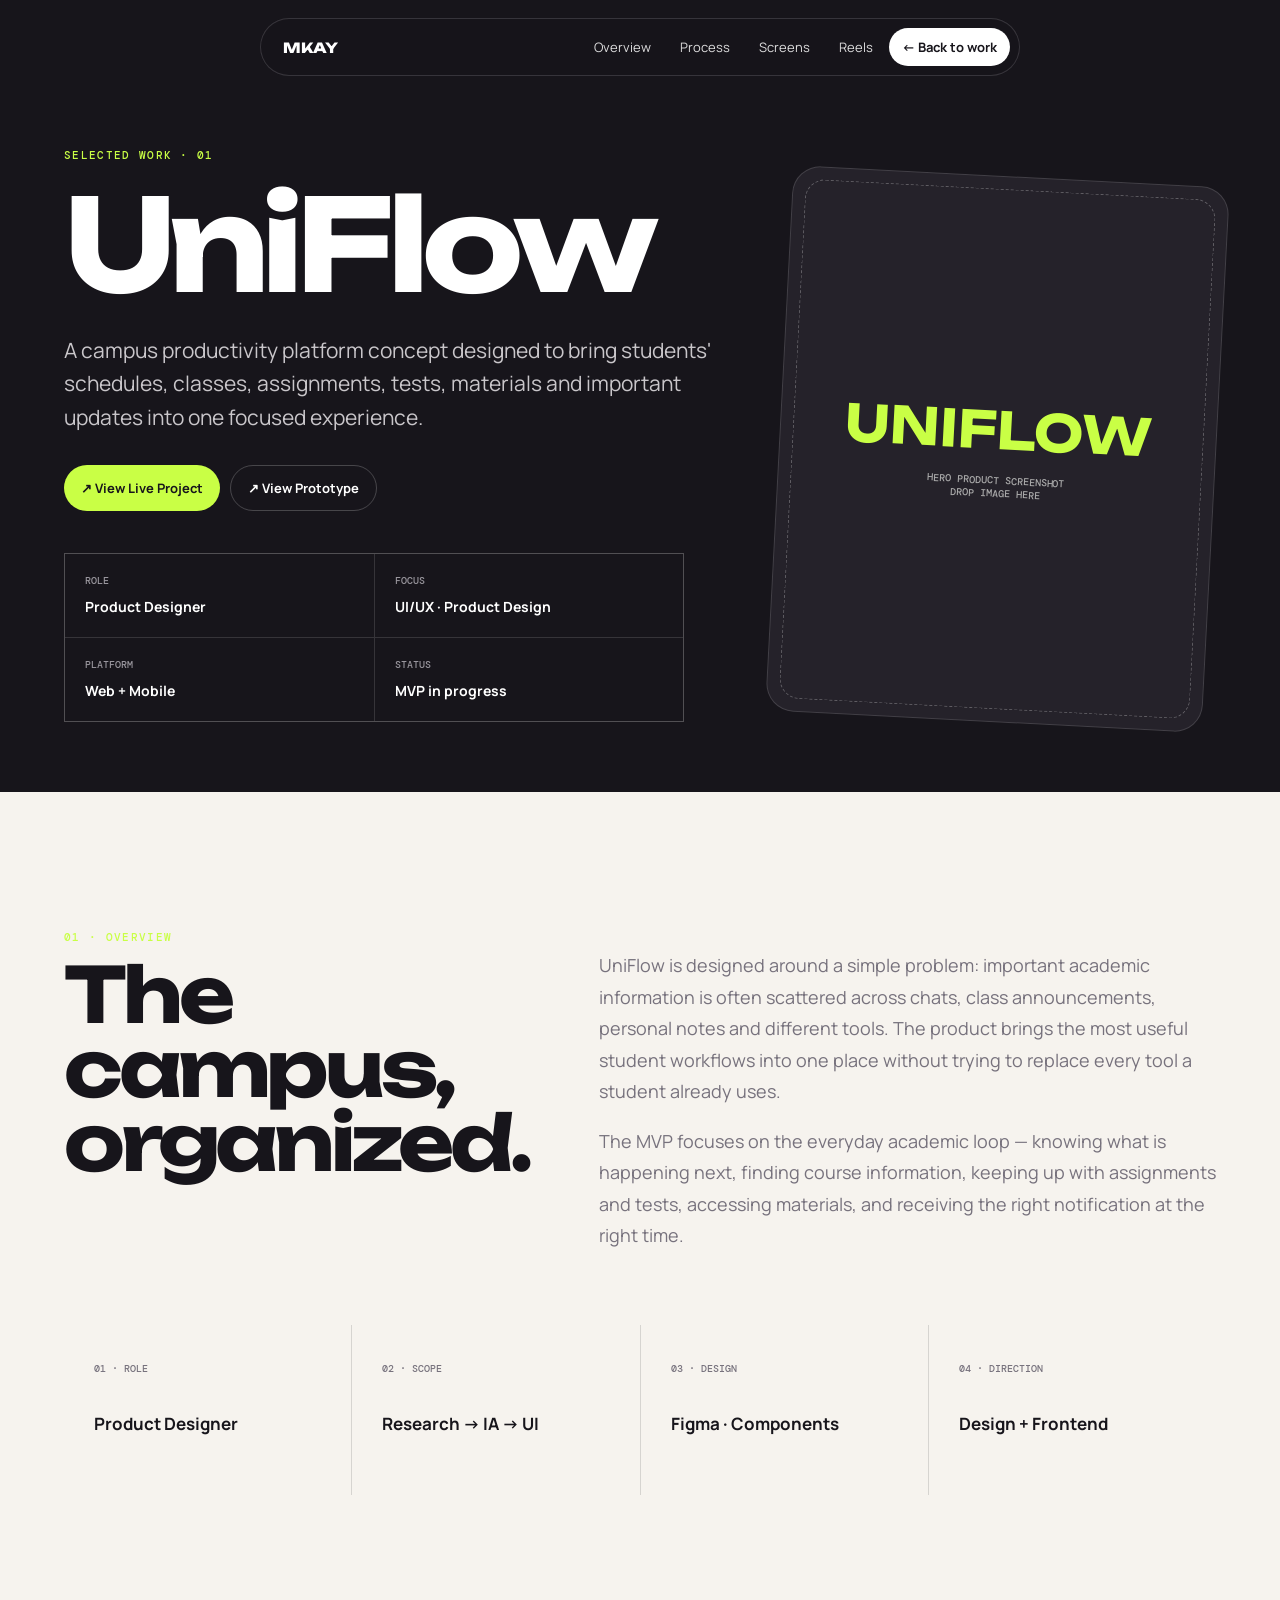
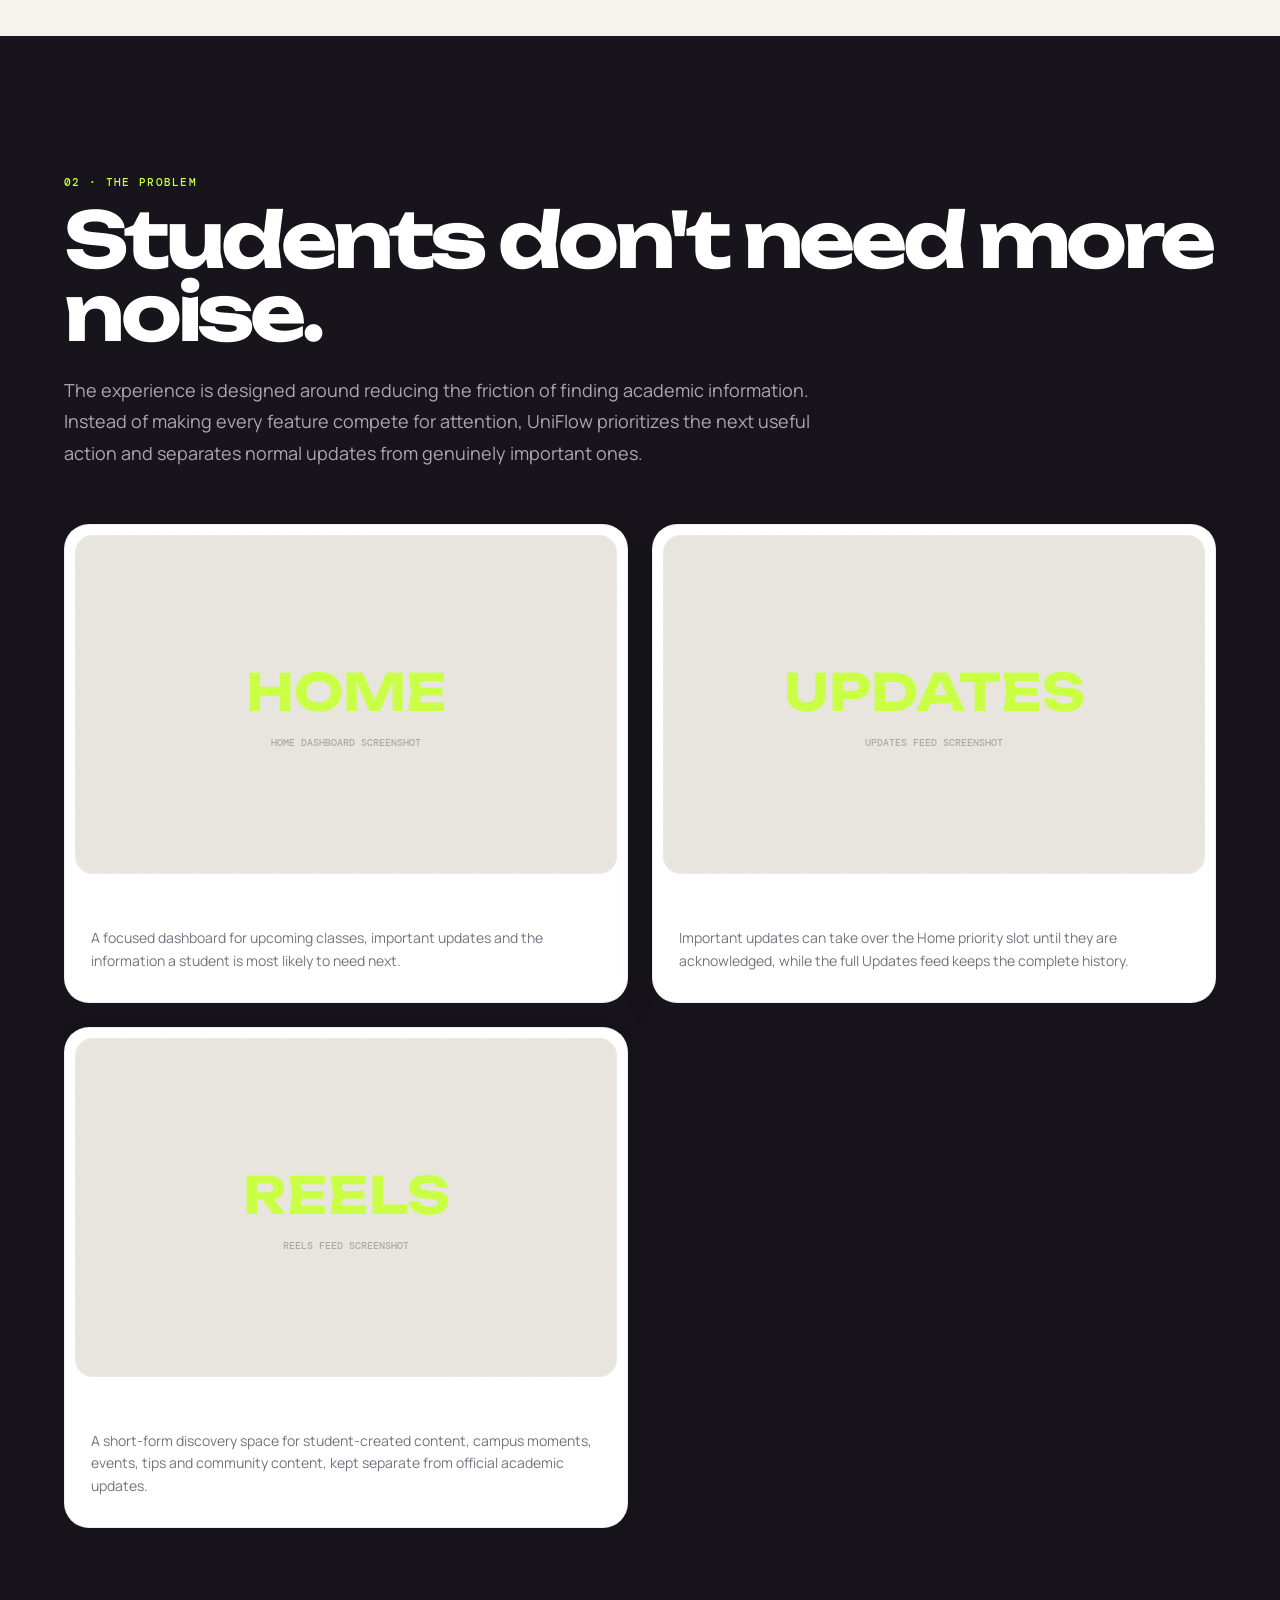
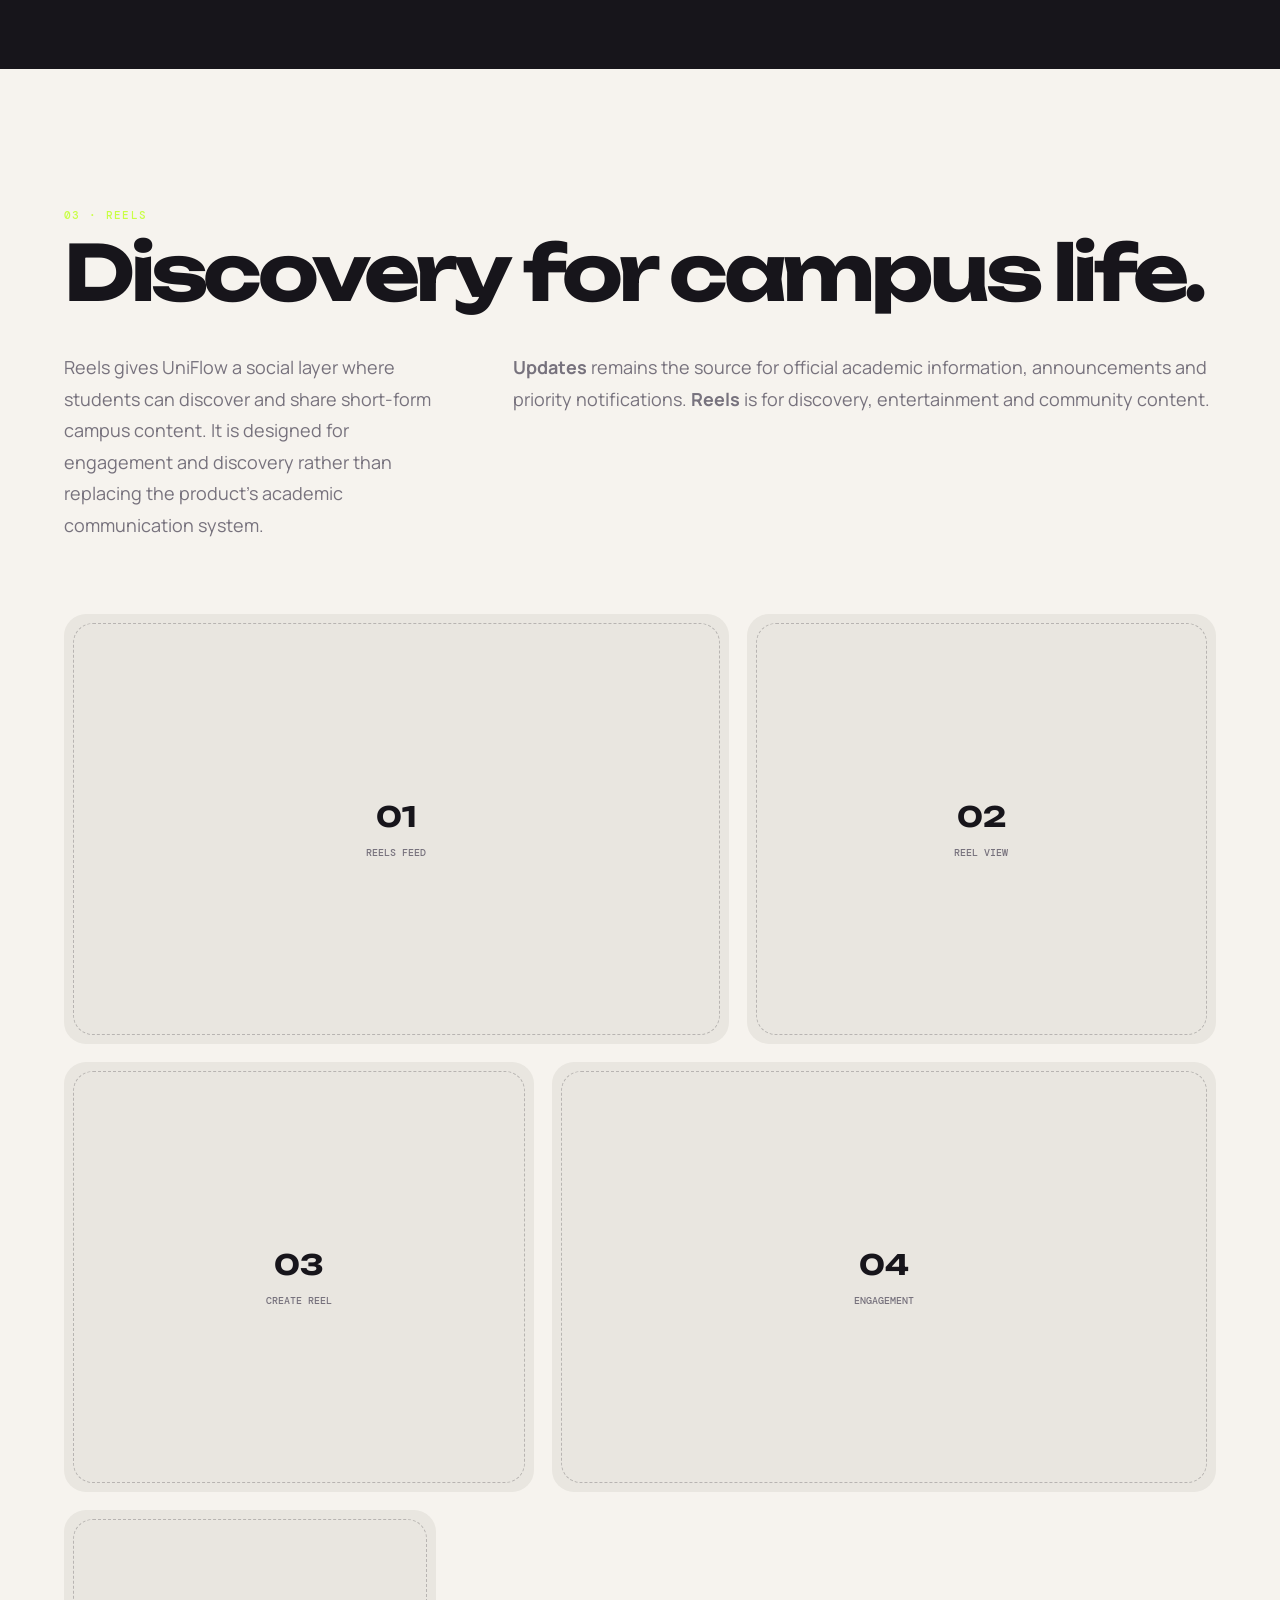
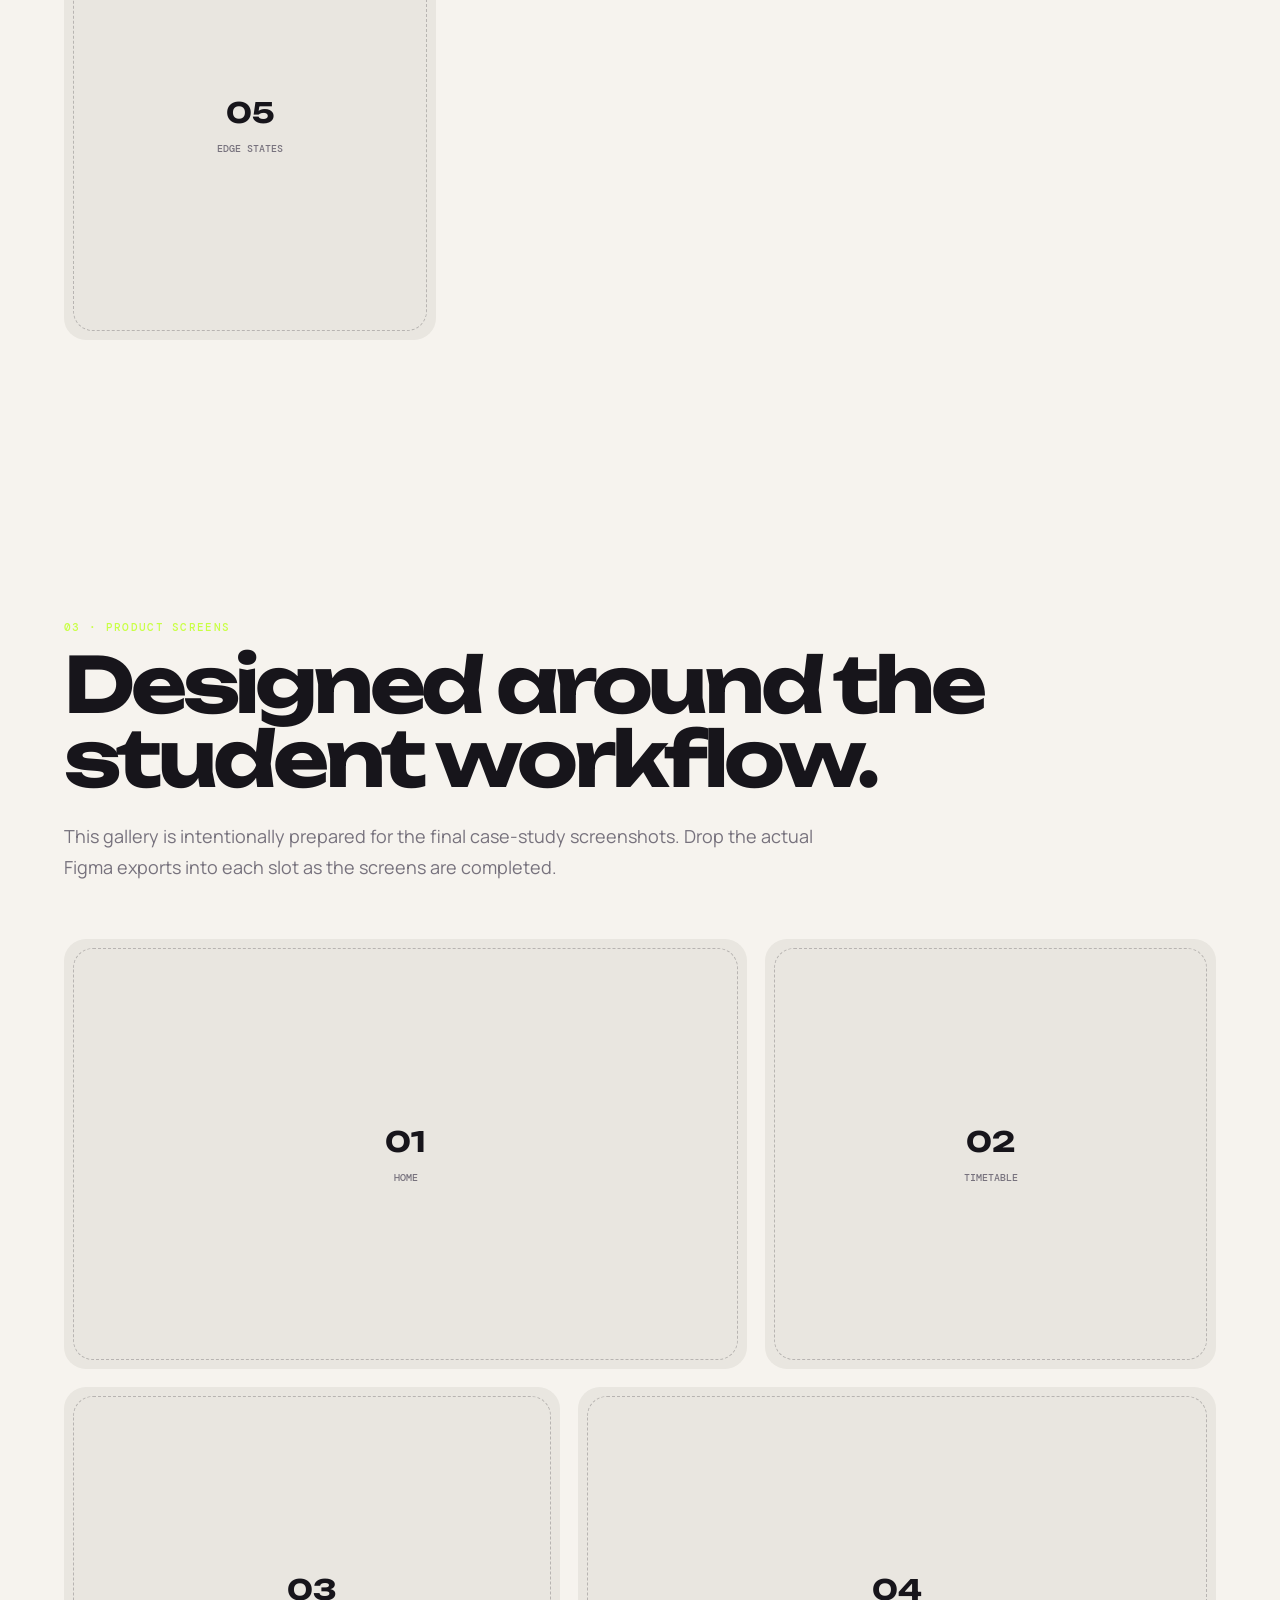
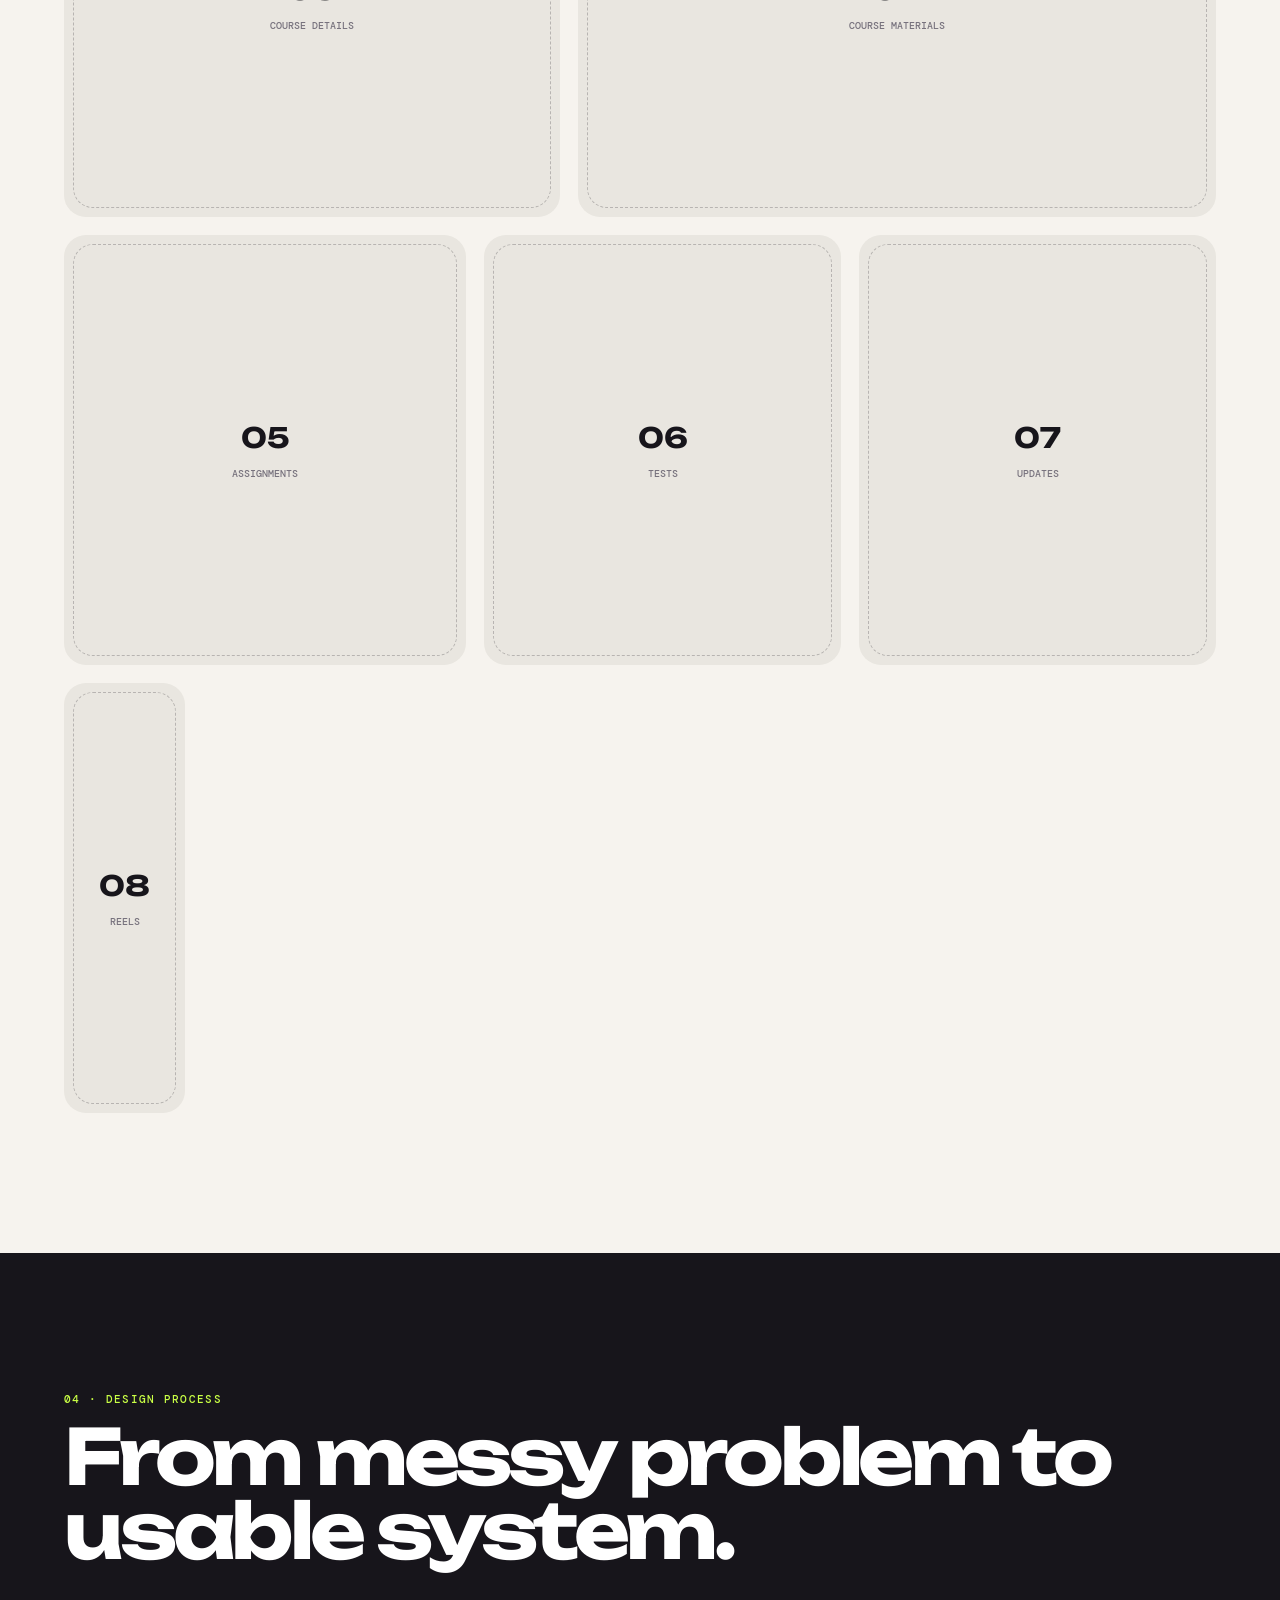
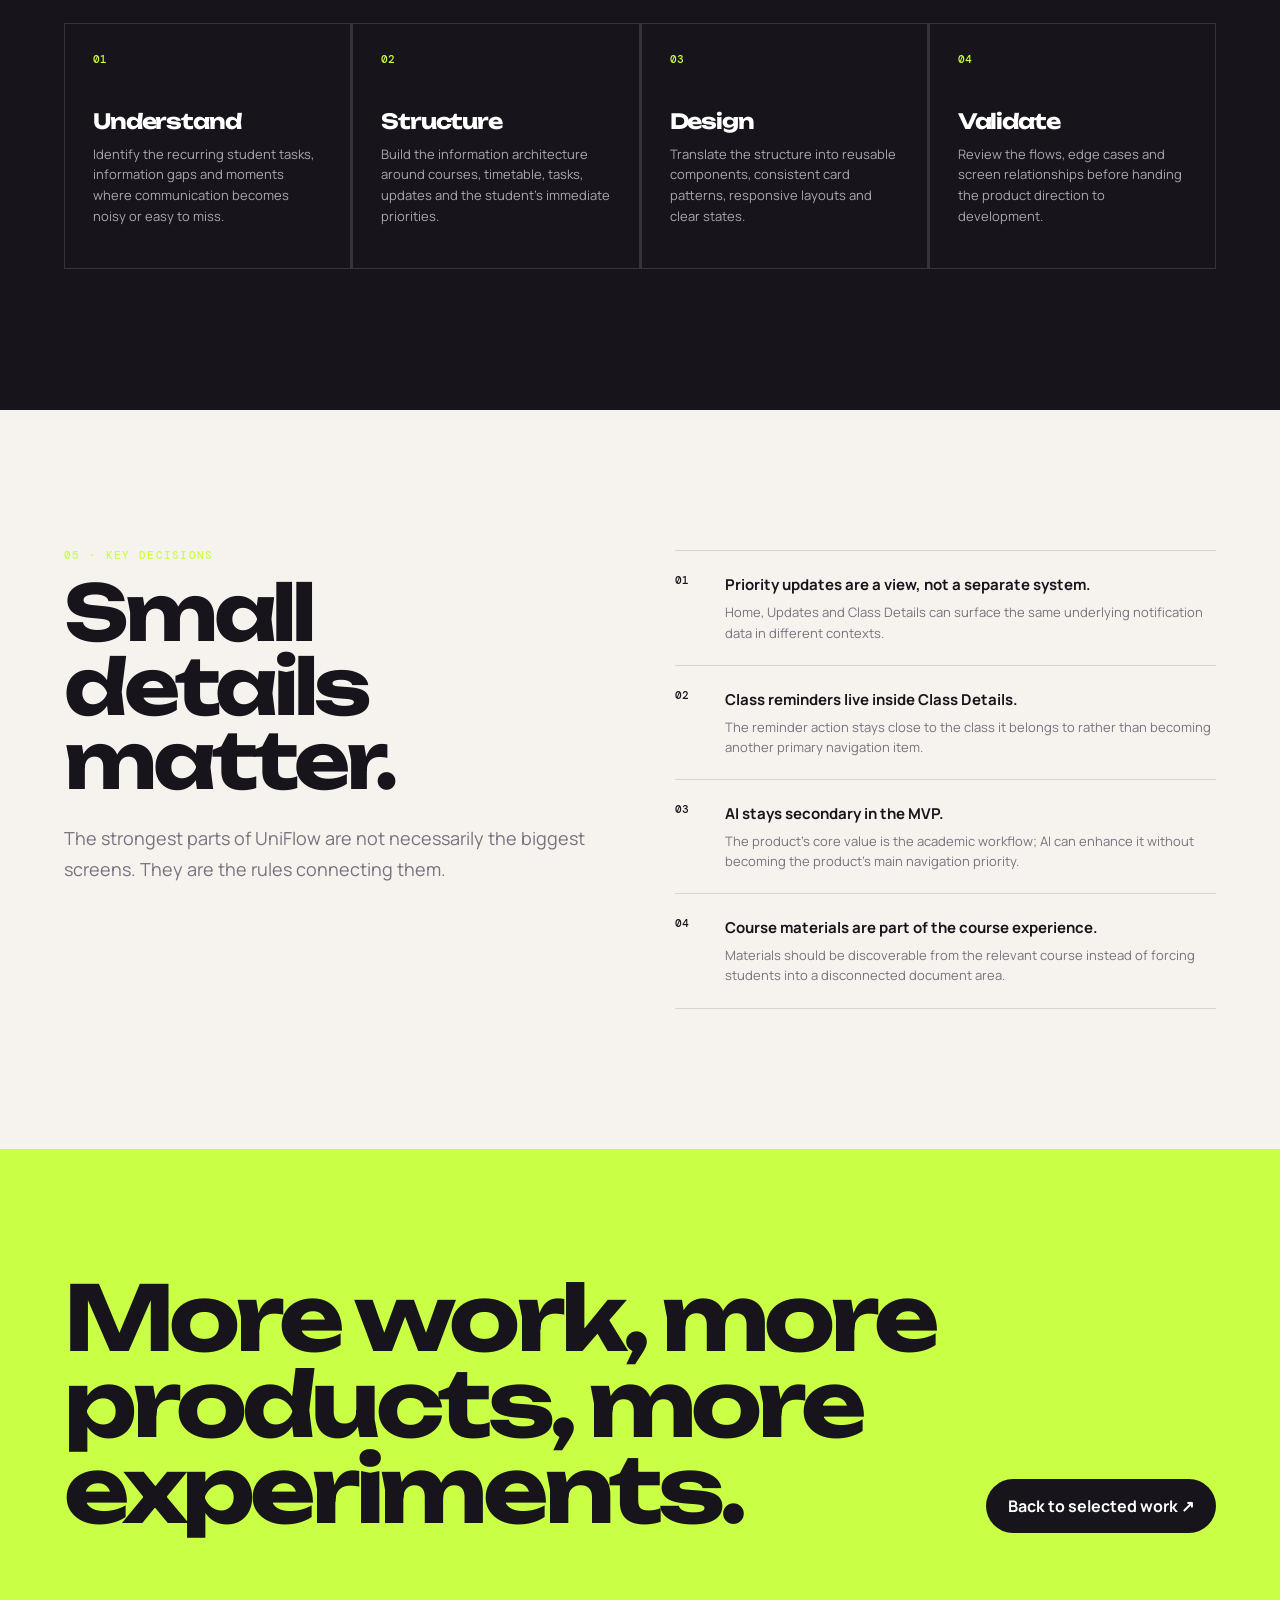
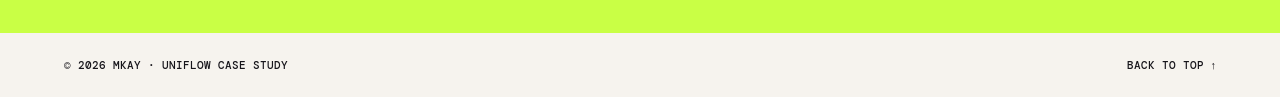
<file: uniflow.html>
<!doctype html>
<html lang="en">
  <head>
    <meta charset="utf-8" />
    <meta name="viewport" content="width=device-width,initial-scale=1" />
    <meta
      name="description"
      content="UniFlow — a campus productivity platform designed by MKAY."
    />
    <title>UniFlow — MKAY</title>
    <style>
      @import url("https://fonts.googleapis.com/css2?family=DM+Mono:wght@400;500&family=Manrope:wght@400;500;600;700;800&family=Unbounded:wght@500;600;700;800&display=swap");
      :root {
        --ink: #17151b;
        --paper: #f6f3ee;
        --lime: #c9ff45;
        --muted: #77727d;
        --line: rgba(23, 21, 27, 0.14);
        --g: clamp(20px, 5vw, 80px);
        --ease: cubic-bezier(0.2, 0.8, 0.2, 1);
      }
      * {
        box-sizing: border-box;
      }
      html {
        scroll-behavior: smooth;
      }
      body {
        margin: 0;
        background: var(--paper);
        color: var(--ink);
        font-family: Manrope, Arial, sans-serif;
      }
      a {
        color: inherit;
        text-decoration: none;
      }
      ::selection {
        background: var(--lime);
      }
      .nav {
        position: fixed;
        z-index: 20;
        top: 18px;
        left: 50%;
        transform: translateX(-50%);
        width: min(calc(100% - 28px), 760px);
        padding: 9px;
        display: flex;
        align-items: center;
        justify-content: space-between;
        background: rgba(23, 21, 27, 0.9);
        color: #fff;
        border: 1px solid rgba(255, 255, 255, 0.14);
        border-radius: 999px;
        backdrop-filter: blur(18px);
      }
      .logo {
        font-family: Unbounded;
        font-weight: 800;
        font-size: 14px;
        padding: 10px 13px;
      }
      .nav-links {
        display: flex;
        gap: 3px;
        align-items: center;
      }
      .nav-links a {
        font-size: 13px;
        padding: 10px 13px;
        border-radius: 999px;
        color: #ddd;
      }
      .nav-links a:hover {
        background: #ffffff1a;
      }
      .back {
        background: #fff !important;
        color: var(--ink) !important;
        font-weight: 700;
      }
      .hero {
        background: var(--ink);
        color: #fff;
        padding: 150px var(--g) 70px;
        min-height: 78svh;
        display: flex;
        align-items: end;
      }
      .container {
        width: 100%;
        max-width: 1440px;
        margin: auto;
      }
      .hero-grid {
        display: grid;
        grid-template-columns: 1.2fr 0.8fr;
        gap: 60px;
        align-items: end;
      }
      .eyebrow {
        font: 500 11px/1 DM Mono;
        text-transform: uppercase;
        letter-spacing: 0.12em;
        color: var(--lime);
      }
      h1,
      h2,
      h3 {
        font-family: Unbounded;
        letter-spacing: -0.055em;
        line-height: 0.96;
      }
      h1 {
        font-size: clamp(52px, 10vw, 145px);
        margin: 22px 0 28px;
        max-width: 1050px;
      }
      .hero p {
        max-width: 650px;
        color: #c9c6ca;
        font-size: clamp(16px, 2vw, 21px);
        line-height: 1.6;
      }
      .meta {
        display: grid;
        grid-template-columns: repeat(2, 1fr);
        gap: 1px;
        background: #ffffff22;
        border: 1px solid #ffffff22;
        margin-top: 42px;
        max-width: 620px;
      }
      .meta div {
        padding: 20px;
        background: #17151b;
      }
      .meta label {
        display: block;
        font: 500 10px DM Mono;
        text-transform: uppercase;
        color: #99969d;
        margin-bottom: 8px;
      }
      .meta strong {
        font-size: 14px;
      }
      .hero-shot {
        aspect-ratio: 4/5;
        background: #25222a;
        border: 1px solid #ffffff22;
        border-radius: 28px;
        padding: 12px;
        transform: rotate(3deg);
      }
      .placeholder {
        height: 100%;
        border: 1px dashed #ffffff45;
        border-radius: 20px;
        display: flex;
        flex-direction: column;
        align-items: center;
        justify-content: center;
        text-align: center;
        padding: 25px;
        color: #aaa;
      }
      .placeholder b {
        font: 700 clamp(26px, 4vw, 55px) Unbounded;
        color: var(--lime);
      }
      .placeholder span {
        font: 500 10px DM Mono;
        text-transform: uppercase;
        margin-top: 12px;
      }
      .section {
        padding: clamp(80px, 11vw, 150px) var(--g);
      }
      .section.dark {
        background: var(--ink);
        color: #fff;
      }
      .intro-grid {
        display: grid;
        grid-template-columns: 0.7fr 1.3fr;
        gap: 70px;
      }
      .section h2 {
        font-size: clamp(38px, 6vw, 82px);
        margin: 15px 0 25px;
      }
      .copy {
        max-width: 760px;
        font-size: 18px;
        line-height: 1.75;
        color: var(--muted);
      }
      .dark .copy {
        color: #aaa7ae;
      }
      .role-grid {
        display: grid;
        grid-template-columns: repeat(4, 1fr);
        gap: 1px;
        background: var(--line);
        margin-top: 55px;
      }
      .role {
        background: var(--paper);
        padding: 30px;
        min-height: 170px;
      }
      .role label {
        font: 500 10px DM Mono;
        color: var(--muted);
        text-transform: uppercase;
      }
      .role strong {
        display: block;
        margin-top: 35px;
        font-size: 17px;
      }
      .feature-grid {
        display: grid;
        grid-template-columns: repeat(2, 1fr);
        gap: 24px;
        margin-top: 55px;
      }
      .feature {
        background: #fff;
        border: 1px solid #17151b12;
        border-radius: 25px;
        padding: 10px;
        box-shadow: 0 18px 45px #17151b0c;
      }
      .feature-visual {
        aspect-ratio: 16/10;
        border-radius: 18px;
        background: #e8e4de;
        overflow: hidden;
      }
      .feature-text {
        padding: 22px 16px 20px;
      }
      .feature h3 {
        font-size: 22px;
        margin: 0 0 10px;
      }
      .feature p {
        color: var(--muted);
        line-height: 1.6;
        font-size: 14px;
        margin: 0;
      }
      .gallery {
        display: grid;
        grid-template-columns: repeat(12, 1fr);
        gap: 18px;
        margin-top: 55px;
      }
      .screen {
        background: #e9e6e0;
        border-radius: 22px;
        padding: 9px;
        min-height: 430px;
      }
      .screen .placeholder {
        border-color: #17151b3b;
        color: var(--muted);
      }
      .screen .placeholder b {
        color: var(--ink);
        font-size: 28px;
      }
      .screen:nth-child(1) {
        grid-column: span 7;
      }
      .screen:nth-child(2) {
        grid-column: span 5;
      }
      .screen:nth-child(3) {
        grid-column: span 5;
      }
      .screen:nth-child(4) {
        grid-column: span 7;
      }
      .screen:nth-child(5) {
        grid-column: span 4;
      }
      .screen:nth-child(6) {
        grid-column: span 4;
      }
      .screen:nth-child(7) {
        grid-column: span 4;
      }
      .process {
        display: grid;
        grid-template-columns: repeat(4, 1fr);
        gap: 1px;
        background: #ffffff22;
        margin-top: 55px;
      }
      .step {
        background: var(--ink);
        border: 1px solid #ffffff22;
        padding: 28px;
        min-height: 240px;
      }
      .step-no {
        color: var(--lime);
        font: 500 11px DM Mono;
      }
      .step h3 {
        font-size: 21px;
        margin: 45px 0 12px;
      }
      .step p {
        color: #aaa7ae;
        font-size: 13px;
        line-height: 1.6;
      }
      .takeaways {
        display: grid;
        grid-template-columns: 1fr 1fr;
        gap: 70px;
        align-items: start;
      }
      .list {
        border-top: 1px solid var(--line);
      }
      .item {
        padding: 22px 0;
        border-bottom: 1px solid var(--line);
        display: grid;
        grid-template-columns: 35px 1fr;
        gap: 15px;
      }
      .item b {
        font: 500 11px DM Mono;
      }
      .item strong {
        font-size: 15px;
      }
      .item p {
        margin: 7px 0 0;
        color: var(--muted);
        font-size: 13px;
        line-height: 1.55;
      }
      .cta {
        background: var(--lime);
        padding: 100px var(--g);
      }
      .cta-inner {
        display: flex;
        justify-content: space-between;
        gap: 40px;
        align-items: end;
      }
      .cta h2 {
        font-size: clamp(42px, 7vw, 95px);
        max-width: 900px;
        margin: 15px 0 0;
      }
      .btn {
        display: inline-flex;
        align-items: center;
        gap: 10px;
        background: var(--ink);
        color: #fff;
        padding: 16px 22px;
        border-radius: 999px;
        font-weight: 700;
        white-space: nowrap;
      }
      .footer {
        padding: 25px var(--g);
        display: flex;
        justify-content: space-between;
        background: var(--paper);
        font: 500 11px DM Mono;
        text-transform: uppercase;
      }
      .footer a:hover {
        text-decoration: underline;
      }
      @media (max-width: 900px) {
        .nav-links a:not(.back) {
          display: none;
        }
        .hero {
          padding-top: 120px;
        }
        .hero-grid,
        .intro-grid,
        .takeaways {
          grid-template-columns: 1fr;
        }
        .hero-shot {
          max-width: 430px;
          width: 80%;
          justify-self: center;
        }
        .role-grid,
        .process {
          grid-template-columns: 1fr 1fr;
        }
        .feature-grid {
          grid-template-columns: 1fr;
        }
        .gallery {
          display: grid;
          grid-template-columns: 1fr 1fr;
        }
        .screen,
        .screen:nth-child(n) {
          grid-column: span 1;
          min-height: 330px;
        }
        .cta-inner {
          align-items: start;
          flex-direction: column;
        }
      }
      @media (max-width: 560px) {
        .role-grid,
        .process,
        .gallery {
          grid-template-columns: 1fr;
        }
        .screen,
        .screen:nth-child(n) {
          grid-column: span 1;
          min-height: 300px;
        }
        .meta {
          grid-template-columns: 1fr;
        }
        .hero-shot {
          width: 100%;
        }
        .footer {
          flex-direction: column;
          gap: 12px;
        }
      }
      .project-links {
        display: flex;
        flex-wrap: wrap;
        gap: 10px;
        margin-top: 30px;
      }
      .project-links .btn {
        font-size: 13px;
        padding: 13px 17px;
      }
      .project-links .primary {
        background: var(--lime);
        color: var(--ink);
      }
      .project-links .secondary {
        background: transparent;
        border: 1px solid #ffffff35;
        color: #fff;
      }
      .project-links .secondary:hover {
        background: #ffffff12;
      }
      @media (max-width: 560px) {
        .project-links {
          display: grid;
          grid-template-columns: 1fr;
        }
        .project-links .btn {
          justify-content: center;
        }
      }
    </style>
  </head>
  <body>
    <nav class="nav">
      <a class="logo" href="index.html">MKAY</a>
      <div class="nav-links">
        <a href="#overview">Overview</a><a href="#process">Process</a
        ><a href="#screens">Screens</a><a href="#reels">Reels</a
        ><a class="back" href="index.html#work">← Back to work</a>
      </div>
    </nav>
    <header class="hero">
      <div class="container hero-grid">
        <div>
          <div class="eyebrow">Selected work · 01</div>
          <h1>UniFlow</h1>
          <p>
            A campus productivity platform concept designed to bring students'
            schedules, classes, assignments, tests, materials and important
            updates into one focused experience.
          </p>
          <div class="project-links">
            <a
              class="btn primary"
              href="#"
              aria-label="View live UniFlow project"
              >↗ View Live Project</a
            ><a
              class="btn secondary"
              href="WadeScribe Mobile Prototype.html"
              aria-label="View UniFlow prototype"
              >↗ View Prototype</a
            >
          </div>
          <div class="meta">
            <div><label>Role</label><strong>Product Designer</strong></div>
            <div>
              <label>Focus</label><strong>UI/UX · Product Design</strong>
            </div>
            <div><label>Platform</label><strong>Web + Mobile</strong></div>
            <div><label>Status</label><strong>MVP in progress</strong></div>
          </div>
        </div>
        <div class="hero-shot">
          <div class="placeholder">
            <b>UNIFLOW</b
            ><span>Hero product screenshot<br />Drop image here</span>
          </div>
        </div>
      </div>
    </header>
    <section class="section" id="overview">
      <div class="container">
        <div class="intro-grid">
          <div>
            <div class="eyebrow">01 · Overview</div>
            <h2>The campus, organized.</h2>
          </div>
          <div>
            <p class="copy">
              UniFlow is designed around a simple problem: important academic
              information is often scattered across chats, class announcements,
              personal notes and different tools. The product brings the most
              useful student workflows into one place without trying to replace
              every tool a student already uses.
            </p>
            <p class="copy">
              The MVP focuses on the everyday academic loop — knowing what is
              happening next, finding course information, keeping up with
              assignments and tests, accessing materials, and receiving the
              right notification at the right time.
            </p>
          </div>
        </div>
        <div class="role-grid">
          <div class="role">
            <label>01 · Role</label><strong>Product Designer</strong>
          </div>
          <div class="role">
            <label>02 · Scope</label><strong>Research → IA → UI</strong>
          </div>
          <div class="role">
            <label>03 · Design</label><strong>Figma · Components</strong>
          </div>
          <div class="role">
            <label>04 · Direction</label><strong>Design + Frontend</strong>
          </div>
        </div>
      </div>
    </section>
    <section class="section dark">
      <div class="container">
        <div class="eyebrow">02 · The problem</div>
        <h2>Students don't need more noise.</h2>
        <p class="copy">
          The experience is designed around reducing the friction of finding
          academic information. Instead of making every feature compete for
          attention, UniFlow prioritizes the next useful action and separates
          normal updates from genuinely important ones.
        </p>
        <div class="feature-grid">
          <article class="feature">
            <div class="feature-visual">
              <div class="placeholder">
                <b>HOME</b><span>Home dashboard screenshot</span>
              </div>
            </div>
            <div class="feature-text">
              <h3>One useful home</h3>
              <p>
                A focused dashboard for upcoming classes, important updates and
                the information a student is most likely to need next.
              </p>
            </div>
          </article>
          <article class="feature">
            <div class="feature-visual">
              <div class="placeholder">
                <b>UPDATES</b><span>Updates feed screenshot</span>
              </div>
            </div>
            <div class="feature-text">
              <h3>One notification system</h3>
              <p>
                Important updates can take over the Home priority slot until
                they are acknowledged, while the full Updates feed keeps the
                complete history.
              </p>
            </div>
          </article>
          <article class="feature">
            <div class="feature-visual">
              <div class="placeholder">
                <b>REELS</b><span>Reels feed screenshot</span>
              </div>
            </div>
            <div class="feature-text">
              <h3>Campus Reels</h3>
              <p>
                A short-form discovery space for student-created content, campus
                moments, events, tips and community content, kept separate from
                official academic updates.
              </p>
            </div>
          </article>
        </div>
      </div>
    </section>
    <section class="section" id="reels">
      <div class="container">
        <div class="eyebrow">03 · Reels</div>
        <h2>Discovery for campus life.</h2>
        <div class="intro-grid">
          <div>
            <p class="copy">
              Reels gives UniFlow a social layer where students can discover and
              share short-form campus content. It is designed for engagement and
              discovery rather than replacing the product's academic
              communication system.
            </p>
          </div>
          <div>
            <p class="copy">
              <strong>Updates</strong> remains the source for official academic
              information, announcements and priority notifications.
              <strong>Reels</strong> is for discovery, entertainment and
              community content.
            </p>
          </div>
        </div>
        <div class="gallery">
          <div class="screen">
            <div class="placeholder"><b>01</b><span>Reels feed</span></div>
          </div>
          <div class="screen">
            <div class="placeholder"><b>02</b><span>Reel view</span></div>
          </div>
          <div class="screen">
            <div class="placeholder"><b>03</b><span>Create Reel</span></div>
          </div>
          <div class="screen">
            <div class="placeholder"><b>04</b><span>Engagement</span></div>
          </div>
          <div class="screen">
            <div class="placeholder"><b>05</b><span>Edge states</span></div>
          </div>
        </div>
      </div>
    </section>
    <section class="section" id="screens">
      <div class="container">
        <div class="eyebrow">03 · Product screens</div>
        <h2>Designed around the student workflow.</h2>
        <p class="copy">
          This gallery is intentionally prepared for the final case-study
          screenshots. Drop the actual Figma exports into each slot as the
          screens are completed.
        </p>
        <div class="gallery">
          <div class="screen">
            <div class="placeholder"><b>01</b><span>Home</span></div>
          </div>
          <div class="screen">
            <div class="placeholder"><b>02</b><span>Timetable</span></div>
          </div>
          <div class="screen">
            <div class="placeholder"><b>03</b><span>Course details</span></div>
          </div>
          <div class="screen">
            <div class="placeholder">
              <b>04</b><span>Course materials</span>
            </div>
          </div>
          <div class="screen">
            <div class="placeholder"><b>05</b><span>Assignments</span></div>
          </div>
          <div class="screen">
            <div class="placeholder"><b>06</b><span>Tests</span></div>
          </div>
          <div class="screen">
            <div class="placeholder"><b>07</b><span>Updates</span></div>
          </div>
          <div class="screen">
            <div class="placeholder"><b>08</b><span>Reels</span></div>
          </div>
        </div>
      </div>
    </section>
    <section class="section dark" id="process">
      <div class="container">
        <div class="eyebrow">04 · Design process</div>
        <h2>From messy problem to usable system.</h2>
        <div class="process">
          <div class="step">
            <div class="step-no">01</div>
            <h3>Understand</h3>
            <p>
              Identify the recurring student tasks, information gaps and moments
              where communication becomes noisy or easy to miss.
            </p>
          </div>
          <div class="step">
            <div class="step-no">02</div>
            <h3>Structure</h3>
            <p>
              Build the information architecture around courses, timetable,
              tasks, updates and the student's immediate priorities.
            </p>
          </div>
          <div class="step">
            <div class="step-no">03</div>
            <h3>Design</h3>
            <p>
              Translate the structure into reusable components, consistent card
              patterns, responsive layouts and clear states.
            </p>
          </div>
          <div class="step">
            <div class="step-no">04</div>
            <h3>Validate</h3>
            <p>
              Review the flows, edge cases and screen relationships before
              handing the product direction to development.
            </p>
          </div>
        </div>
      </div>
    </section>
    <section class="section">
      <div class="container takeaways">
        <div>
          <div class="eyebrow">05 · Key decisions</div>
          <h2>Small details matter.</h2>
          <p class="copy">
            The strongest parts of UniFlow are not necessarily the biggest
            screens. They are the rules connecting them.
          </p>
        </div>
        <div class="list">
          <div class="item">
            <b>01</b>
            <div>
              <strong
                >Priority updates are a view, not a separate system.</strong
              >
              <p>
                Home, Updates and Class Details can surface the same underlying
                notification data in different contexts.
              </p>
            </div>
          </div>
          <div class="item">
            <b>02</b>
            <div>
              <strong>Class reminders live inside Class Details.</strong>
              <p>
                The reminder action stays close to the class it belongs to
                rather than becoming another primary navigation item.
              </p>
            </div>
          </div>
          <div class="item">
            <b>03</b>
            <div>
              <strong>AI stays secondary in the MVP.</strong>
              <p>
                The product's core value is the academic workflow; AI can
                enhance it without becoming the product's main navigation
                priority.
              </p>
            </div>
          </div>
          <div class="item">
            <b>04</b>
            <div>
              <strong
                >Course materials are part of the course experience.</strong
              >
              <p>
                Materials should be discoverable from the relevant course
                instead of forcing students into a disconnected document area.
              </p>
            </div>
          </div>
        </div>
      </div>
    </section>
    <section class="cta">
      <div class="container cta-inner">
        <div>
          <div class="eyebrow">Next project</div>
          <h2>More work, more products, more experiments.</h2>
        </div>
        <a class="btn" href="index.html#work">Back to selected work ↗</a>
      </div>
    </section>
    <footer class="footer">
      <span>© 2026 MKAY · UniFlow Case Study</span
      ><a href="#top">Back to top ↑</a>
    </footer>
  </body>
</html>
</file>
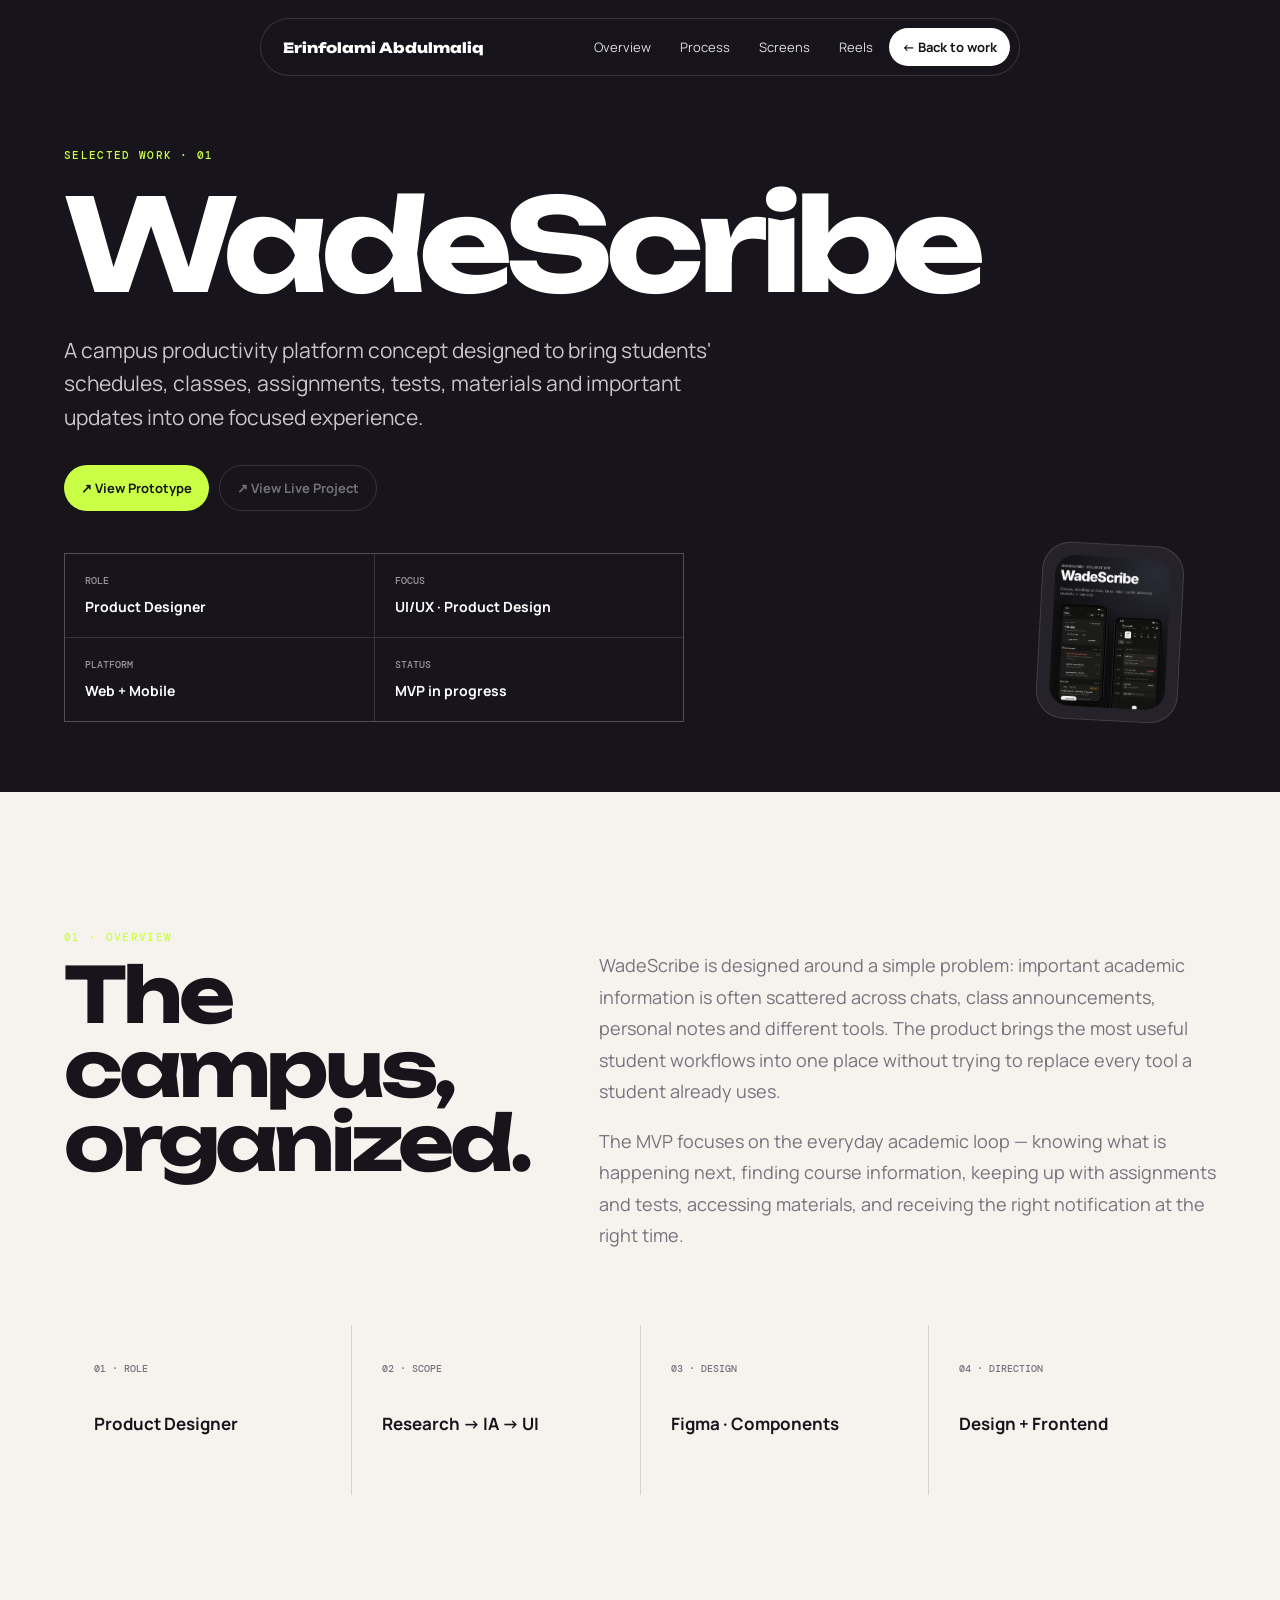
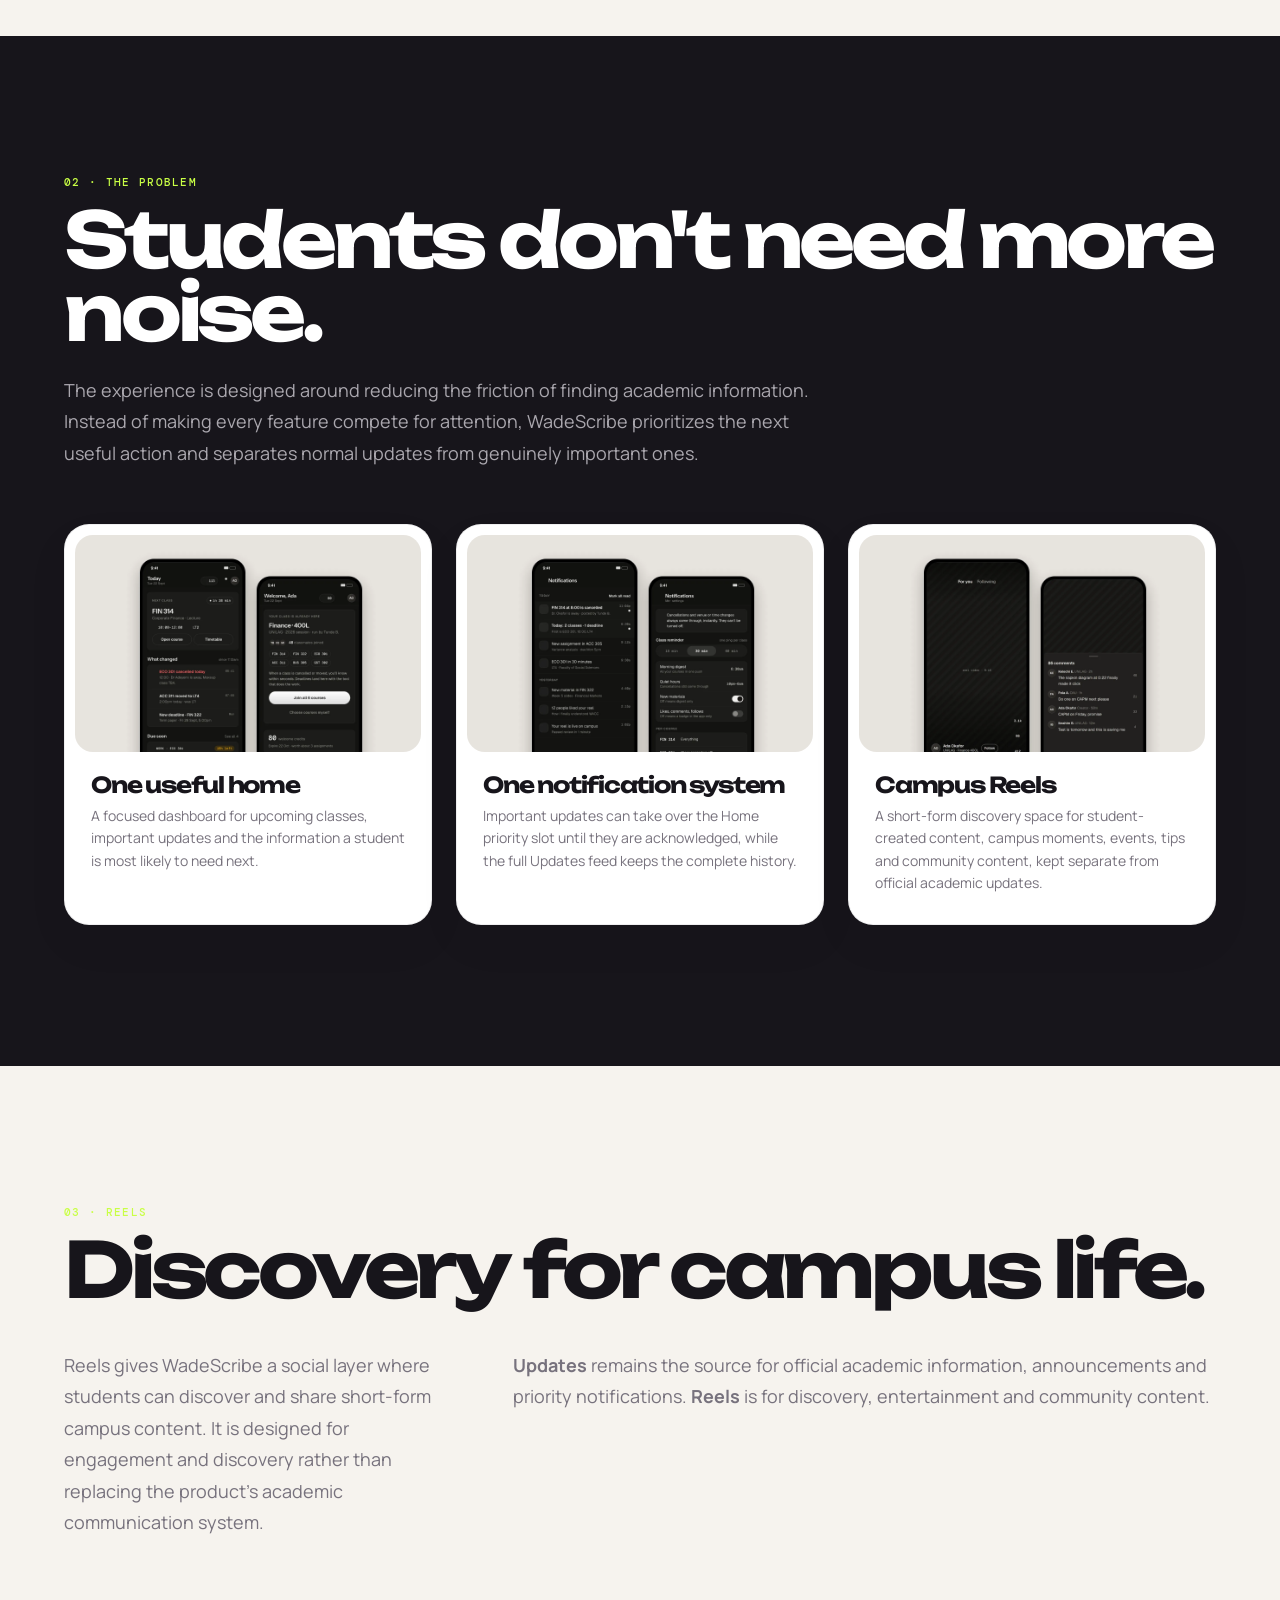
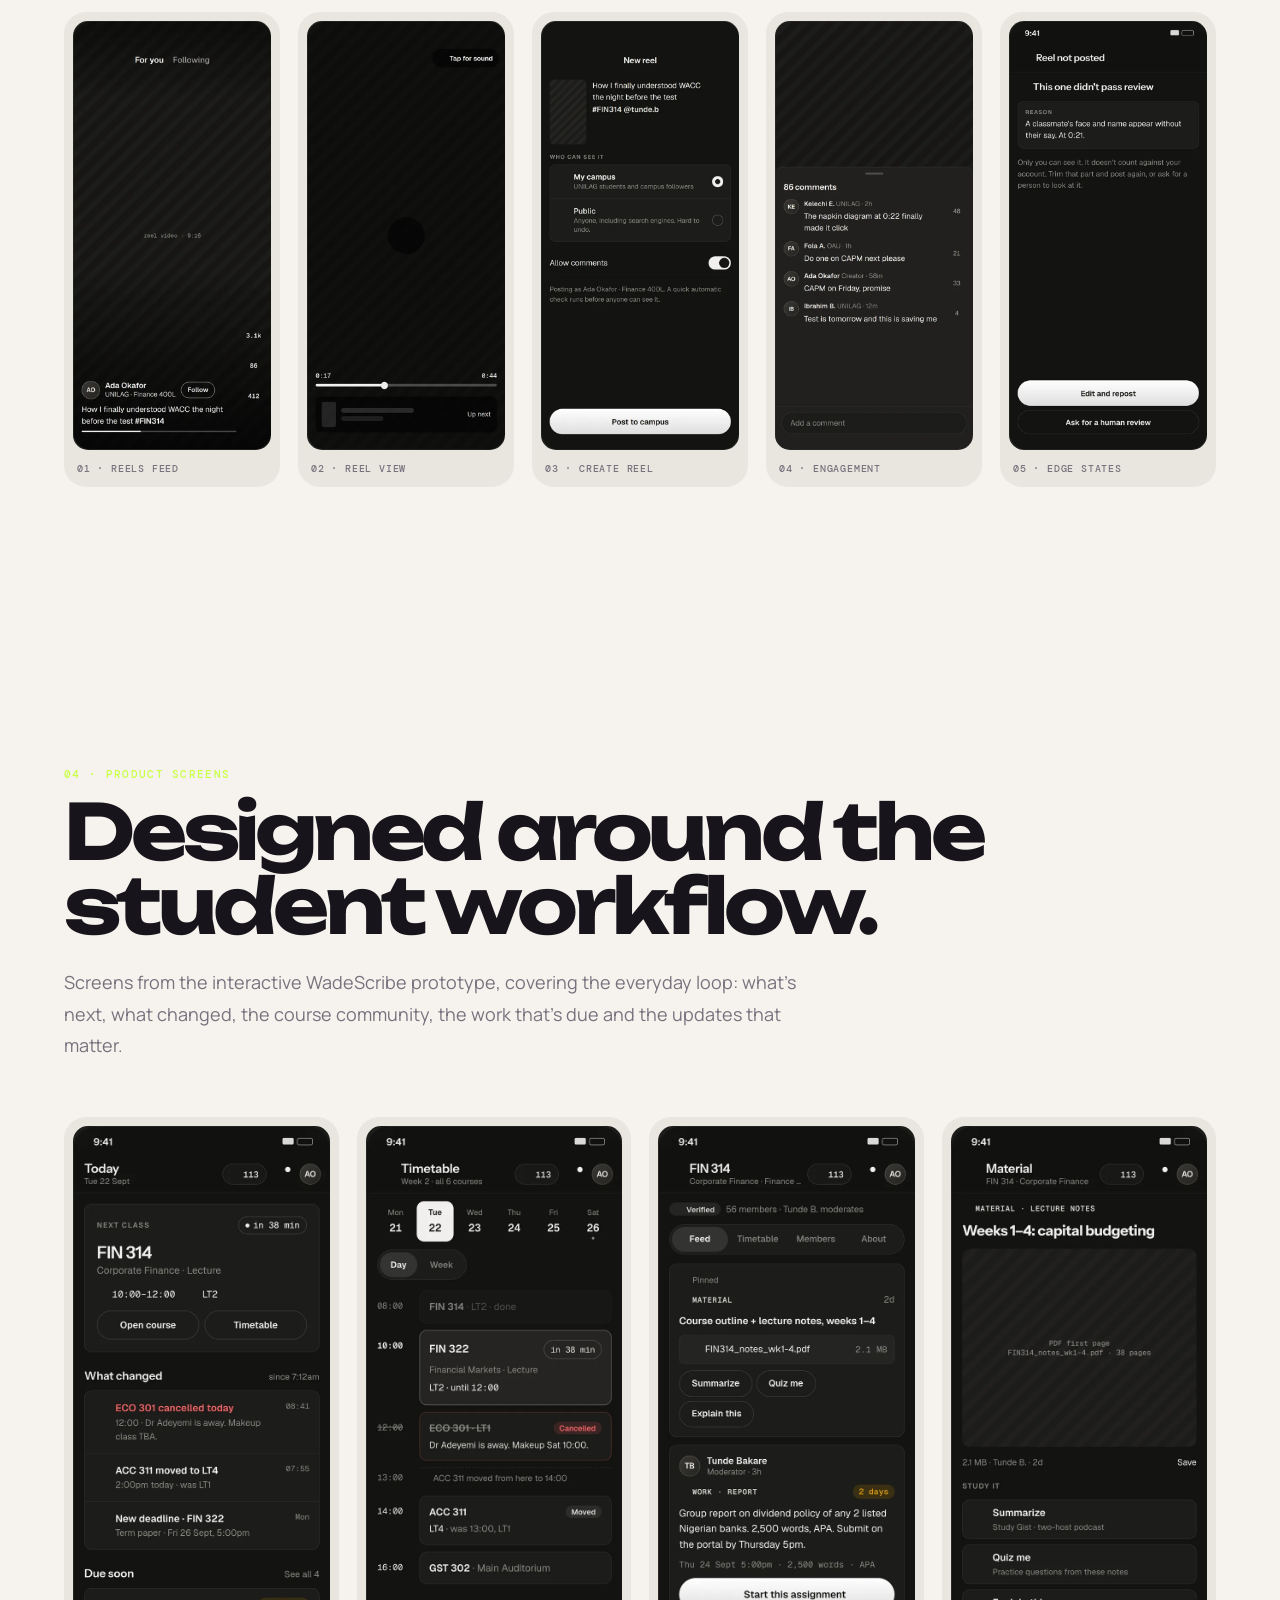
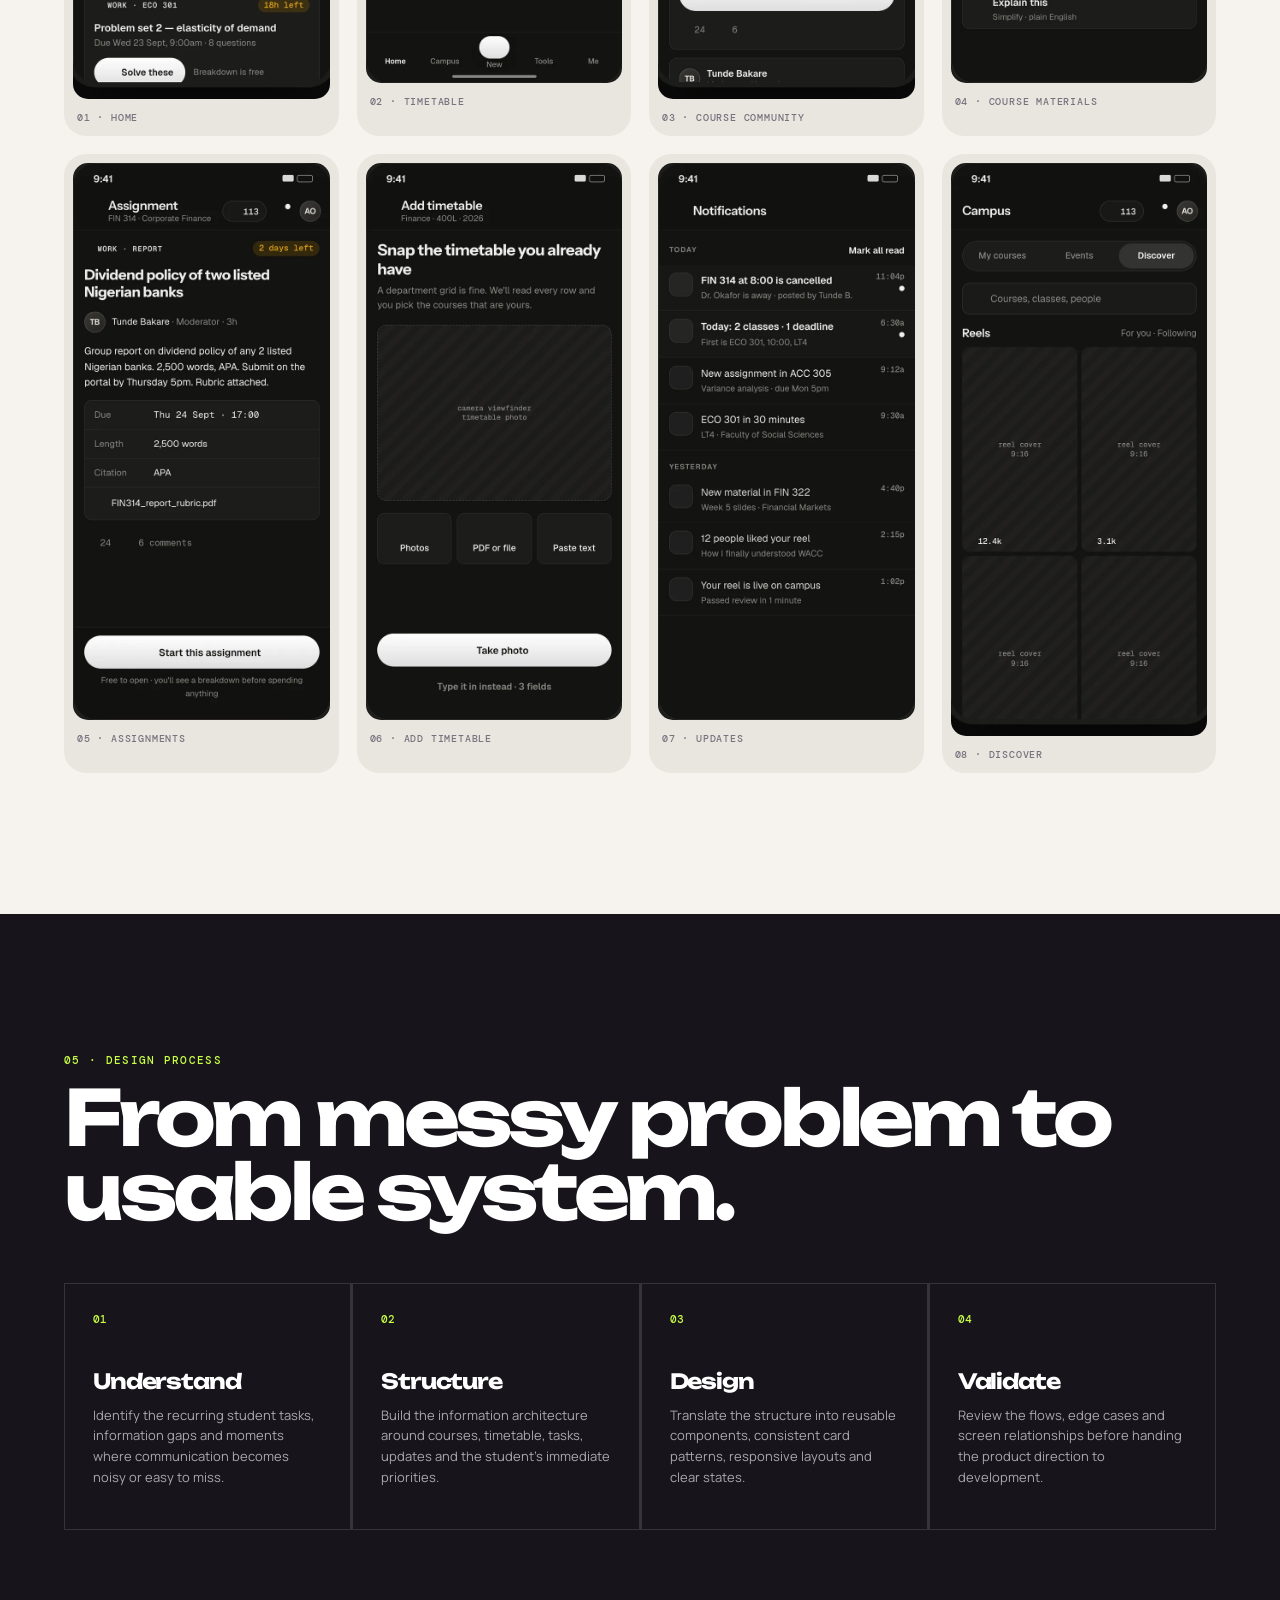
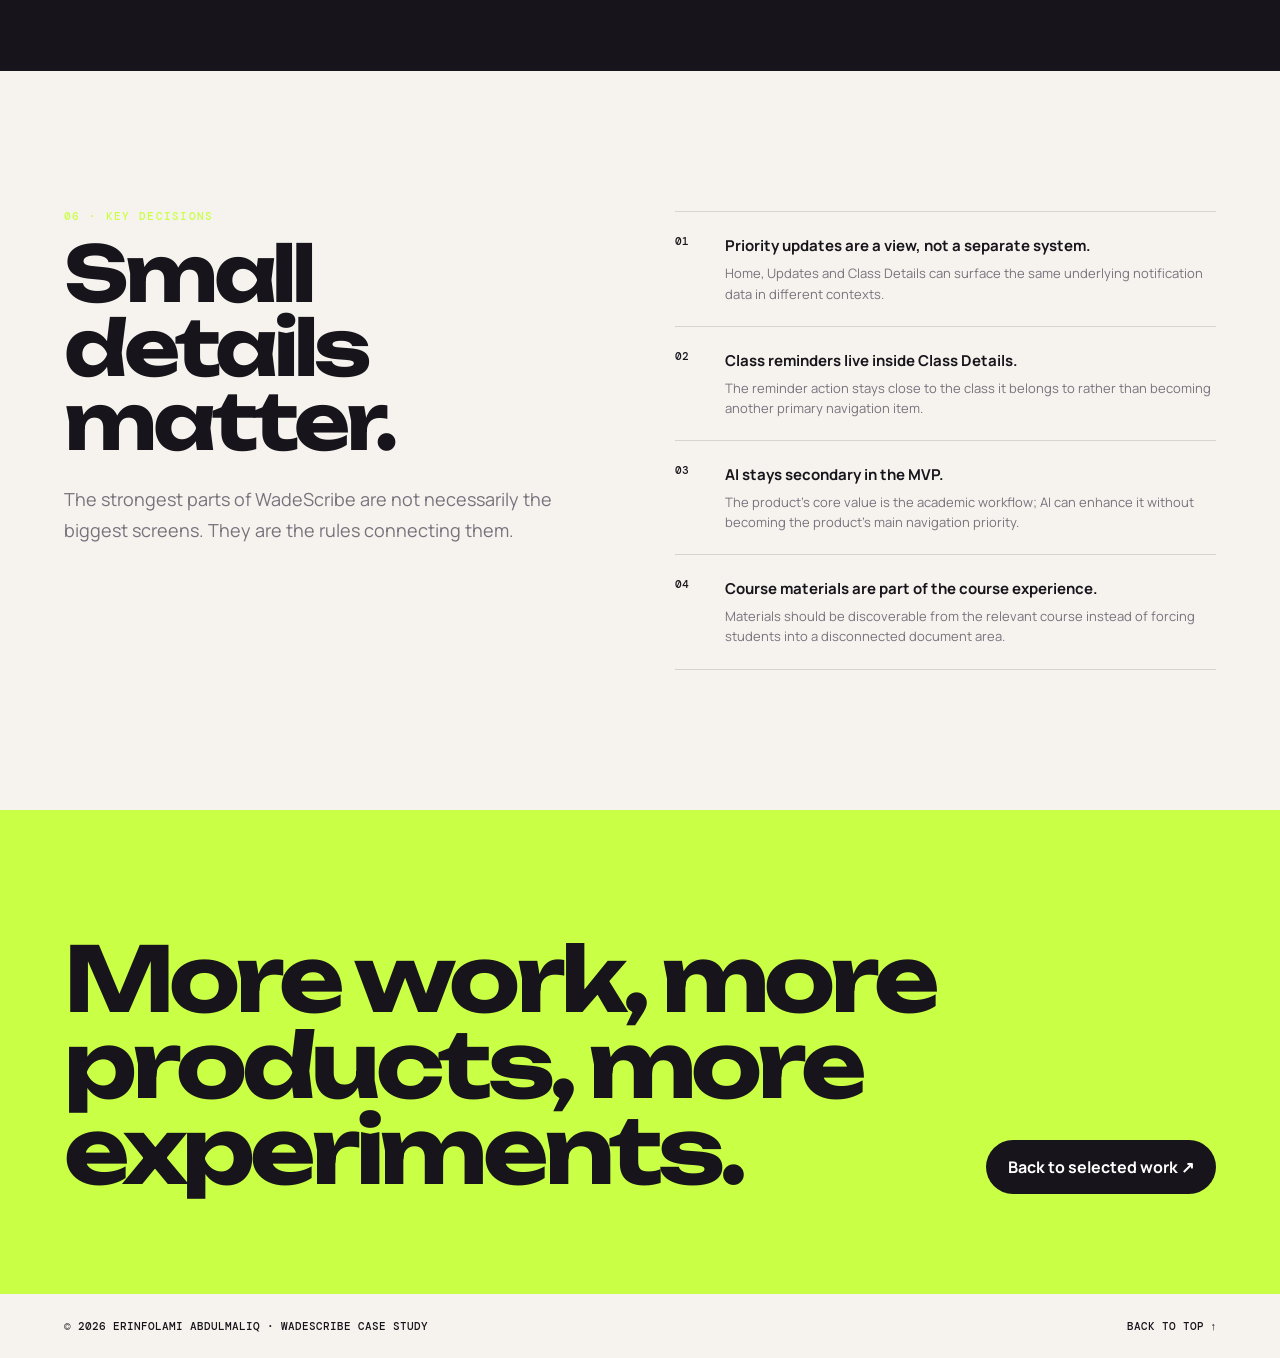
<file: wadescribe.html>
<!doctype html>
<html lang="en">
  <head>
    <meta charset="utf-8" />
<meta name="viewport" content="width=device-width,initial-scale=1" />
    <meta
      name="description"
      content="WadeScribe — a campus productivity platform designed by Erinfolami Abdulmaliq."
    />
    <title>WadeScribe — Erinfolami Abdulmaliq</title>
    <style>
      @import url("https://fonts.googleapis.com/css2?family=DM+Mono:wght@400;500&family=Manrope:wght@400;500;600;700;800&family=Unbounded:wght@500;600;700;800&display=swap");
      :root {
        --ink: #17151b;
        --paper: #f6f3ee;
        --lime: #c9ff45;
        --muted: #77727d;
        --line: rgba(23, 21, 27, 0.14);
        --g: clamp(20px, 5vw, 80px);
        --ease: cubic-bezier(0.2, 0.8, 0.2, 1);
      }
      * {
        box-sizing: border-box;
      }
      html {
        scroll-behavior: smooth;
      }
      body {
        margin: 0;
        background: var(--paper);
        color: var(--ink);
        font-family: Manrope, Arial, sans-serif;
      }
      a {
        color: inherit;
        text-decoration: none;
      }
      ::selection {
        background: var(--lime);
      }
      .nav {
        position: fixed;
        z-index: 20;
        top: 18px;
        left: 50%;
        transform: translateX(-50%);
        width: min(calc(100% - 28px), 760px);
        padding: 9px;
        display: flex;
        align-items: center;
        justify-content: space-between;
        background: rgba(23, 21, 27, 0.9);
        color: #fff;
        border: 1px solid rgba(255, 255, 255, 0.14);
        border-radius: 999px;
        backdrop-filter: blur(18px);
      }
      .logo {
        font-family: Unbounded;
        font-weight: 800;
        font-size: 14px;
        padding: 10px 13px;
      }
      .nav-links {
        display: flex;
        gap: 3px;
        align-items: center;
      }
      .nav-links a {
        font-size: 13px;
        padding: 10px 13px;
        border-radius: 999px;
        color: #ddd;
      }
      .nav-links a:hover {
        background: #ffffff1a;
      }
      .back {
        background: #fff !important;
        color: var(--ink) !important;
        font-weight: 700;
      }
      .hero {
        background: var(--ink);
        color: #fff;
        padding: 150px var(--g) 70px;
        min-height: 78svh;
        display: flex;
        align-items: end;
      }
      .container {
        width: 100%;
        max-width: 1440px;
        margin: auto;
      }
      .hero-grid {
        display: grid;
        grid-template-columns: 1.2fr 0.8fr;
        gap: 60px;
        align-items: end;
      }
      .eyebrow {
        font: 500 11px/1 DM Mono;
        text-transform: uppercase;
        letter-spacing: 0.12em;
        color: var(--lime);
      }
      h1,
      h2,
      h3 {
        font-family: Unbounded;
        letter-spacing: -0.055em;
        line-height: 0.96;
      }
      h1 {
        font-size: clamp(52px, 10vw, 145px);
        margin: 22px 0 28px;
        max-width: 1050px;
      }
      .hero p {
        max-width: 650px;
        color: #c9c6ca;
        font-size: clamp(16px, 2vw, 21px);
        line-height: 1.6;
      }
      .meta {
        display: grid;
        grid-template-columns: repeat(2, 1fr);
        gap: 1px;
        background: #ffffff22;
        border: 1px solid #ffffff22;
        margin-top: 42px;
        max-width: 620px;
      }
      .meta div {
        padding: 20px;
        background: #17151b;
      }
      .meta label {
        display: block;
        font: 500 10px DM Mono;
        text-transform: uppercase;
        color: #99969d;
        margin-bottom: 8px;
      }
      .meta strong {
        font-size: 14px;
      }
      .hero-shot {
        aspect-ratio: 4/5;
        background: #25222a;
        border: 1px solid #ffffff22;
        border-radius: 28px;
        padding: 12px;
        transform: rotate(3deg);
      }
      .placeholder {
        height: 100%;
        border: 1px dashed #ffffff45;
        border-radius: 20px;
        display: flex;
        flex-direction: column;
        align-items: center;
        justify-content: center;
        text-align: center;
        padding: 25px;
        color: #aaa;
      }
      .placeholder b {
        font: 700 clamp(26px, 4vw, 55px) Unbounded;
        color: var(--lime);
      }
      .placeholder span {
        font: 500 10px DM Mono;
        text-transform: uppercase;
        margin-top: 12px;
      }
      .section {
        padding: clamp(80px, 11vw, 150px) var(--g);
      }
      .section.dark {
        background: var(--ink);
        color: #fff;
      }
      .intro-grid {
        display: grid;
        grid-template-columns: 0.7fr 1.3fr;
        gap: 70px;
      }
      .section h2 {
        font-size: clamp(38px, 6vw, 82px);
        margin: 15px 0 25px;
      }
      .copy {
        max-width: 760px;
        font-size: 18px;
        line-height: 1.75;
        color: var(--muted);
      }
      .dark .copy {
        color: #aaa7ae;
      }
      .role-grid {
        display: grid;
        grid-template-columns: repeat(4, 1fr);
        gap: 1px;
        background: var(--line);
        margin-top: 55px;
      }
      .role {
        background: var(--paper);
        padding: 30px;
        min-height: 170px;
      }
      .role label {
        font: 500 10px DM Mono;
        color: var(--muted);
        text-transform: uppercase;
      }
      .role strong {
        display: block;
        margin-top: 35px;
        font-size: 17px;
      }
      .feature-grid {
        display: grid;
        grid-template-columns: repeat(2, 1fr);
        gap: 24px;
        margin-top: 55px;
      }
      .feature {
        background: #fff;
        border: 1px solid #17151b12;
        border-radius: 25px;
        padding: 10px;
        box-shadow: 0 18px 45px #17151b0c;
      }
      .feature-visual {
        aspect-ratio: 16/10;
        border-radius: 18px;
        background: #e8e4de;
        overflow: hidden;
      }
      .feature-text {
        padding: 22px 16px 20px;
      }
      .feature h3 {
        font-size: 22px;
        margin: 0 0 10px;
      }
      .feature p {
        color: var(--muted);
        line-height: 1.6;
        font-size: 14px;
        margin: 0;
      }
      .gallery {
        display: grid;
        grid-template-columns: repeat(12, 1fr);
        gap: 18px;
        margin-top: 55px;
      }
      .screen {
        background: #e9e6e0;
        border-radius: 22px;
        padding: 9px;
        min-height: 430px;
      }
      .screen .placeholder {
        border-color: #17151b3b;
        color: var(--muted);
      }
      .screen .placeholder b {
        color: var(--ink);
        font-size: 28px;
      }
      .screen:nth-child(1) {
        grid-column: span 7;
      }
      .screen:nth-child(2) {
        grid-column: span 5;
      }
      .screen:nth-child(3) {
        grid-column: span 5;
      }
      .screen:nth-child(4) {
        grid-column: span 7;
      }
      .screen:nth-child(5) {
        grid-column: span 4;
      }
      .screen:nth-child(6) {
        grid-column: span 4;
      }
      .screen:nth-child(7) {
        grid-column: span 4;
      }
      .process {
        display: grid;
        grid-template-columns: repeat(4, 1fr);
        gap: 1px;
        background: #ffffff22;
        margin-top: 55px;
      }
      .step {
        background: var(--ink);
        border: 1px solid #ffffff22;
        padding: 28px;
        min-height: 240px;
      }
      .step-no {
        color: var(--lime);
        font: 500 11px DM Mono;
      }
      .step h3 {
        font-size: 21px;
        margin: 45px 0 12px;
      }
      .step p {
        color: #aaa7ae;
        font-size: 13px;
        line-height: 1.6;
      }
      .takeaways {
        display: grid;
        grid-template-columns: 1fr 1fr;
        gap: 70px;
        align-items: start;
      }
      .list {
        border-top: 1px solid var(--line);
      }
      .item {
        padding: 22px 0;
        border-bottom: 1px solid var(--line);
        display: grid;
        grid-template-columns: 35px 1fr;
        gap: 15px;
      }
      .item b {
        font: 500 11px DM Mono;
      }
      .item strong {
        font-size: 15px;
      }
      .item p {
        margin: 7px 0 0;
        color: var(--muted);
        font-size: 13px;
        line-height: 1.55;
      }
      .cta {
        background: var(--lime);
        padding: 100px var(--g);
      }
      .cta-inner {
        display: flex;
        justify-content: space-between;
        gap: 40px;
        align-items: end;
      }
      .cta h2 {
        font-size: clamp(42px, 7vw, 95px);
        max-width: 900px;
        margin: 15px 0 0;
      }
      .btn {
        display: inline-flex;
        align-items: center;
        gap: 10px;
        background: var(--ink);
        color: #fff;
        padding: 16px 22px;
        border-radius: 999px;
        font-weight: 700;
        white-space: nowrap;
      }
      .footer {
        padding: 25px var(--g);
        display: flex;
        justify-content: space-between;
        background: var(--paper);
        font: 500 11px DM Mono;
        text-transform: uppercase;
      }
      .footer a:hover {
        text-decoration: underline;
      }
      @media (max-width: 900px) {
        .nav-links a:not(.back) {
          display: none;
        }
        .hero {
          padding-top: 120px;
        }
        .hero-grid,
        .intro-grid,
        .takeaways {
          grid-template-columns: 1fr;
        }
        .hero-shot {
          max-width: 430px;
          width: 80%;
          justify-self: center;
        }
        .role-grid,
        .process {
          grid-template-columns: 1fr 1fr;
        }
        .feature-grid {
          grid-template-columns: 1fr;
        }
        .gallery {
          display: grid;
          grid-template-columns: 1fr 1fr;
        }
        .screen,
        .screen:nth-child(n) {
          grid-column: span 1;
          min-height: 330px;
        }
        .cta-inner {
          align-items: start;
          flex-direction: column;
        }
      }
      @media (max-width: 560px) {
        .role-grid,
        .process,
        .gallery {
          grid-template-columns: 1fr;
        }
        .screen,
        .screen:nth-child(n) {
          grid-column: span 1;
          min-height: 300px;
        }
        .meta {
          grid-template-columns: 1fr;
        }
        .hero-shot {
          width: 100%;
        }
        .footer {
          flex-direction: column;
          gap: 12px;
        }
      }
      .project-links {
        display: flex;
        flex-wrap: wrap;
        gap: 10px;
        margin-top: 30px;
      }
      .project-links .btn {
        font-size: 13px;
        padding: 13px 17px;
      }
      .project-links .primary {
        background: var(--lime);
        color: var(--ink);
      }
      .project-links .secondary {
        background: transparent;
        border: 1px solid #ffffff35;
        color: #fff;
      }
      .project-links .secondary:hover {
        background: #ffffff12;
      }
      @media (max-width: 560px) {
        .project-links {
          display: grid;
          grid-template-columns: 1fr;
        }
        .project-links .btn {
          justify-content: center;
        }
      }
      /* Screenshots */
      .feature h3 {
        color: var(--ink);
      }
      @media (min-width: 901px) {
        .feature-grid {
          grid-template-columns: repeat(3, 1fr);
        }
      }
      .hero-shot img {
        display: block;
        width: 100%;
        height: 100%;
        object-fit: cover;
        border-radius: 20px;
      }
      .feature-visual img {
        display: block;
        width: 100%;
        height: 100%;
        object-fit: cover;
      }
      .gallery.phones {
        grid-template-columns: repeat(4, 1fr);
      }
      .gallery.phones.five {
        grid-template-columns: repeat(5, 1fr);
      }
      .gallery.phones .screen {
        grid-column: auto;
        min-height: 0;
        margin: 0;
      }
      .screen img {
        display: block;
        width: 100%;
        height: auto;
        border-radius: 15px;
      }
      .screen figcaption {
        font: 500 10px DM Mono;
        text-transform: uppercase;
        letter-spacing: 0.08em;
        color: var(--muted);
        padding: 12px 4px 3px;
      }
      @media (max-width: 900px) {
        .gallery.phones,
        .gallery.phones.five {
          grid-template-columns: repeat(3, 1fr);
        }
      }
      @media (max-width: 560px) {
        .gallery.phones,
        .gallery.phones.five {
          grid-template-columns: 1fr 1fr;
          gap: 12px;
        }
        .gallery.phones .screen {
          min-height: 0;
        }
      }
      .project-links .btn.disabled {
        background: transparent;
        border: 1px solid #ffffff22;
        color: #ffffff66;
        cursor: not-allowed;
        pointer-events: none;
      }
      .project-links .btn.disabled:hover {
        transform: none;
      }
      .logo,
      .nav-cta,
      .nav-links .back {
        white-space: nowrap;
      }
      @media (max-width: 380px) {
        .logo {
          font-size: 12px;
        }
        .nav-cta,
        .nav-links .back {
          font-size: 12px;
        }
      }
    </style>
  </head>
  <body>
    <nav class="nav">
      <a class='logo' href='/'>Erinfolami Abdulmaliq</a>
      <div class="nav-links">
        <a href="#overview">Overview</a><a href="#process">Process</a
        ><a href="#screens">Screens</a><a href="#reels">Reels</a
        ><a class='back' href='/#work'>← Back to work</a>
      </div>
    </nav>
    <header class="hero">
      <div class="container hero-grid">
        <div>
          <div class="eyebrow">Selected work · 01</div>
          <h1>WadeScribe</h1>
          <p>
            A campus productivity platform concept designed to bring students'
            schedules, classes, assignments, tests, materials and important
            updates into one focused experience.
          </p>
          <div class="project-links">
            <a
              class="btn primary"
              href="WadeScribe Mobile Prototype.html"
              aria-label="View WadeScribe prototype"
              >↗ View Prototype</a
            ><span
              class="btn secondary disabled"
              aria-disabled="true"
              title="Link coming soon"
              >↗ View Live Project</span
            >
          </div>
          <div class="meta">
            <div><label>Role</label><strong>Product Designer</strong></div>
            <div>
              <label>Focus</label><strong>UI/UX · Product Design</strong>
            </div>
            <div><label>Platform</label><strong>Web + Mobile</strong></div>
            <div><label>Status</label><strong>MVP in progress</strong></div>
          </div>
        </div>
        <div class="hero-shot">
          <img
            src="images/wadescribe-cover.webp"
            alt="WadeScribe Today and Timetable screens"
            width="1080"
            height="1350"
          />
        </div>
      </div>
    </header>
    <section class="section" id="overview">
      <div class="container">
        <div class="intro-grid">
          <div>
            <div class="eyebrow">01 · Overview</div>
            <h2>The campus, organized.</h2>
          </div>
          <div>
            <p class="copy">
              WadeScribe is designed around a simple problem: important academic
              information is often scattered across chats, class announcements,
              personal notes and different tools. The product brings the most
              useful student workflows into one place without trying to replace
              every tool a student already uses.
            </p>
            <p class="copy">
              The MVP focuses on the everyday academic loop — knowing what is
              happening next, finding course information, keeping up with
              assignments and tests, accessing materials, and receiving the
              right notification at the right time.
            </p>
          </div>
        </div>
        <div class="role-grid">
          <div class="role">
            <label>01 · Role</label><strong>Product Designer</strong>
          </div>
          <div class="role">
            <label>02 · Scope</label><strong>Research → IA → UI</strong>
          </div>
          <div class="role">
            <label>03 · Design</label><strong>Figma · Components</strong>
          </div>
          <div class="role">
            <label>04 · Direction</label><strong>Design + Frontend</strong>
          </div>
        </div>
      </div>
    </section>
    <section class="section dark">
      <div class="container">
        <div class="eyebrow">02 · The problem</div>
        <h2>Students don't need more noise.</h2>
        <p class="copy">
          The experience is designed around reducing the friction of finding
          academic information. Instead of making every feature compete for
          attention, WadeScribe prioritizes the next useful action and separates
          normal updates from genuinely important ones.
        </p>
        <div class="feature-grid">
          <article class="feature">
            <div class="feature-visual">
              <img
                src="images/wadescribe/feature-home.webp"
                alt="WadeScribe Today home and the new-account home"
                width="1600"
                height="1000"
                loading="lazy"
              />
            </div>
            <div class="feature-text">
              <h3>One useful home</h3>
              <p>
                A focused dashboard for upcoming classes, important updates and
                the information a student is most likely to need next.
              </p>
            </div>
          </article>
          <article class="feature">
            <div class="feature-visual">
              <img
                src="images/wadescribe/feature-updates.webp"
                alt="WadeScribe notification centre and notification preferences"
                width="1600"
                height="1000"
                loading="lazy"
              />
            </div>
            <div class="feature-text">
              <h3>One notification system</h3>
              <p>
                Important updates can take over the Home priority slot until
                they are acknowledged, while the full Updates feed keeps the
                complete history.
              </p>
            </div>
          </article>
          <article class="feature">
            <div class="feature-visual">
              <img
                src="images/wadescribe/feature-reels.webp"
                alt="WadeScribe Reels feed and comments"
                width="1600"
                height="1000"
                loading="lazy"
              />
            </div>
            <div class="feature-text">
              <h3>Campus Reels</h3>
              <p>
                A short-form discovery space for student-created content, campus
                moments, events, tips and community content, kept separate from
                official academic updates.
              </p>
            </div>
          </article>
        </div>
      </div>
    </section>
    <section class="section" id="reels">
      <div class="container">
        <div class="eyebrow">03 · Reels</div>
        <h2>Discovery for campus life.</h2>
        <div class="intro-grid">
          <div>
            <p class="copy">
              Reels gives WadeScribe a social layer where students can discover and
              share short-form campus content. It is designed for engagement and
              discovery rather than replacing the product's academic
              communication system.
            </p>
          </div>
          <div>
            <p class="copy">
              <strong>Updates</strong> remains the source for official academic
              information, announcements and priority notifications.
              <strong>Reels</strong> is for discovery, entertainment and
              community content.
            </p>
          </div>
        </div>
        <div class="gallery phones five">
          <figure class="screen">
            <img
              src="images/wadescribe/reels.webp"
              alt="Reels feed with For you and Following"
              width="600"
              height="1298"
              loading="lazy"
            />
            <figcaption>01 · Reels feed</figcaption>
          </figure>
          <figure class="screen">
            <img
              src="images/wadescribe/reel-paused.webp"
              alt="A paused reel with the scrubber"
              width="600"
              height="1298"
              loading="lazy"
            />
            <figcaption>02 · Reel view</figcaption>
          </figure>
          <figure class="screen">
            <img
              src="images/wadescribe/reel-caption.webp"
              alt="Caption and audience settings for a new reel"
              width="600"
              height="1298"
              loading="lazy"
            />
            <figcaption>03 · Create Reel</figcaption>
          </figure>
          <figure class="screen">
            <img
              src="images/wadescribe/reel-comments.webp"
              alt="Comments on a reel"
              width="600"
              height="1298"
              loading="lazy"
            />
            <figcaption>04 · Engagement</figcaption>
          </figure>
          <figure class="screen">
            <img
              src="images/wadescribe/reel-rejected.webp"
              alt="A reel that did not pass review"
              width="600"
              height="1298"
              loading="lazy"
            />
            <figcaption>05 · Edge states</figcaption>
          </figure>
        </div>
      </div>
    </section>
    <section class="section" id="screens">
      <div class="container">
        <div class="eyebrow">04 · Product screens</div>
        <h2>Designed around the student workflow.</h2>
        <p class="copy">
          Screens from the interactive WadeScribe prototype, covering the
          everyday loop: what's next, what changed, the course community, the
          work that's due and the updates that matter.
        </p>
        <div class="gallery phones">
          <figure class="screen">
            <img
              src="images/wadescribe/home.webp"
              alt="Today home with next class and what changed"
              width="600"
              height="1298"
              loading="lazy"
            />
            <figcaption>01 · Home</figcaption>
          </figure>
          <figure class="screen">
            <img
              src="images/wadescribe/timetable.webp"
              alt="Day timetable with cancelled and moved classes"
              width="600"
              height="1298"
              loading="lazy"
            />
            <figcaption>02 · Timetable</figcaption>
          </figure>
          <figure class="screen">
            <img
              src="images/wadescribe/community-feed.webp"
              alt="Course community feed with a pinned material"
              width="600"
              height="1298"
              loading="lazy"
            />
            <figcaption>03 · Course community</figcaption>
          </figure>
          <figure class="screen">
            <img
              src="images/wadescribe/material.webp"
              alt="Lecture notes with study tools"
              width="600"
              height="1298"
              loading="lazy"
            />
            <figcaption>04 · Course materials</figcaption>
          </figure>
          <figure class="screen">
            <img
              src="images/wadescribe/work.webp"
              alt="Assignment details with due date and length"
              width="600"
              height="1298"
              loading="lazy"
            />
            <figcaption>05 · Assignments</figcaption>
          </figure>
          <figure class="screen">
            <img
              src="images/wadescribe/upload.webp"
              alt="Snap a timetable photo to import classes"
              width="600"
              height="1298"
              loading="lazy"
            />
            <figcaption>06 · Add timetable</figcaption>
          </figure>
          <figure class="screen">
            <img
              src="images/wadescribe/notifications.webp"
              alt="Notification centre grouped by day"
              width="600"
              height="1298"
              loading="lazy"
            />
            <figcaption>07 · Updates</figcaption>
          </figure>
          <figure class="screen">
            <img
              src="images/wadescribe/discover.webp"
              alt="Campus discover with reels grid"
              width="600"
              height="1298"
              loading="lazy"
            />
            <figcaption>08 · Discover</figcaption>
          </figure>
        </div>
      </div>
    </section>
    <section class="section dark" id="process">
      <div class="container">
        <div class="eyebrow">05 · Design process</div>
        <h2>From messy problem to usable system.</h2>
        <div class="process">
          <div class="step">
            <div class="step-no">01</div>
            <h3>Understand</h3>
            <p>
              Identify the recurring student tasks, information gaps and moments
              where communication becomes noisy or easy to miss.
            </p>
          </div>
          <div class="step">
            <div class="step-no">02</div>
            <h3>Structure</h3>
            <p>
              Build the information architecture around courses, timetable,
              tasks, updates and the student's immediate priorities.
            </p>
          </div>
          <div class="step">
            <div class="step-no">03</div>
            <h3>Design</h3>
            <p>
              Translate the structure into reusable components, consistent card
              patterns, responsive layouts and clear states.
            </p>
          </div>
          <div class="step">
            <div class="step-no">04</div>
            <h3>Validate</h3>
            <p>
              Review the flows, edge cases and screen relationships before
              handing the product direction to development.
            </p>
          </div>
        </div>
      </div>
    </section>
    <section class="section">
      <div class="container takeaways">
        <div>
          <div class="eyebrow">06 · Key decisions</div>
          <h2>Small details matter.</h2>
          <p class="copy">
            The strongest parts of WadeScribe are not necessarily the biggest
            screens. They are the rules connecting them.
          </p>
        </div>
        <div class="list">
          <div class="item">
            <b>01</b>
            <div>
              <strong
                >Priority updates are a view, not a separate system.</strong
              >
              <p>
                Home, Updates and Class Details can surface the same underlying
                notification data in different contexts.
              </p>
            </div>
          </div>
          <div class="item">
            <b>02</b>
            <div>
              <strong>Class reminders live inside Class Details.</strong>
              <p>
                The reminder action stays close to the class it belongs to
                rather than becoming another primary navigation item.
              </p>
            </div>
          </div>
          <div class="item">
            <b>03</b>
            <div>
              <strong>AI stays secondary in the MVP.</strong>
              <p>
                The product's core value is the academic workflow; AI can
                enhance it without becoming the product's main navigation
                priority.
              </p>
            </div>
          </div>
          <div class="item">
            <b>04</b>
            <div>
              <strong
                >Course materials are part of the course experience.</strong
              >
              <p>
                Materials should be discoverable from the relevant course
                instead of forcing students into a disconnected document area.
              </p>
            </div>
          </div>
        </div>
      </div>
    </section>
    <section class="cta">
      <div class="container cta-inner">
        <div>
          <div class="eyebrow">Next project</div>
          <h2>More work, more products, more experiments.</h2>
        </div>
        <a class='btn' href='/#work'>Back to selected work ↗</a>
      </div>
    </section>
    <footer class="footer">
      <span>© 2026 Erinfolami Abdulmaliq · WadeScribe Case Study</span
      ><a href="#top">Back to top ↑</a>
    </footer>
  </body>
</html>
</file>
